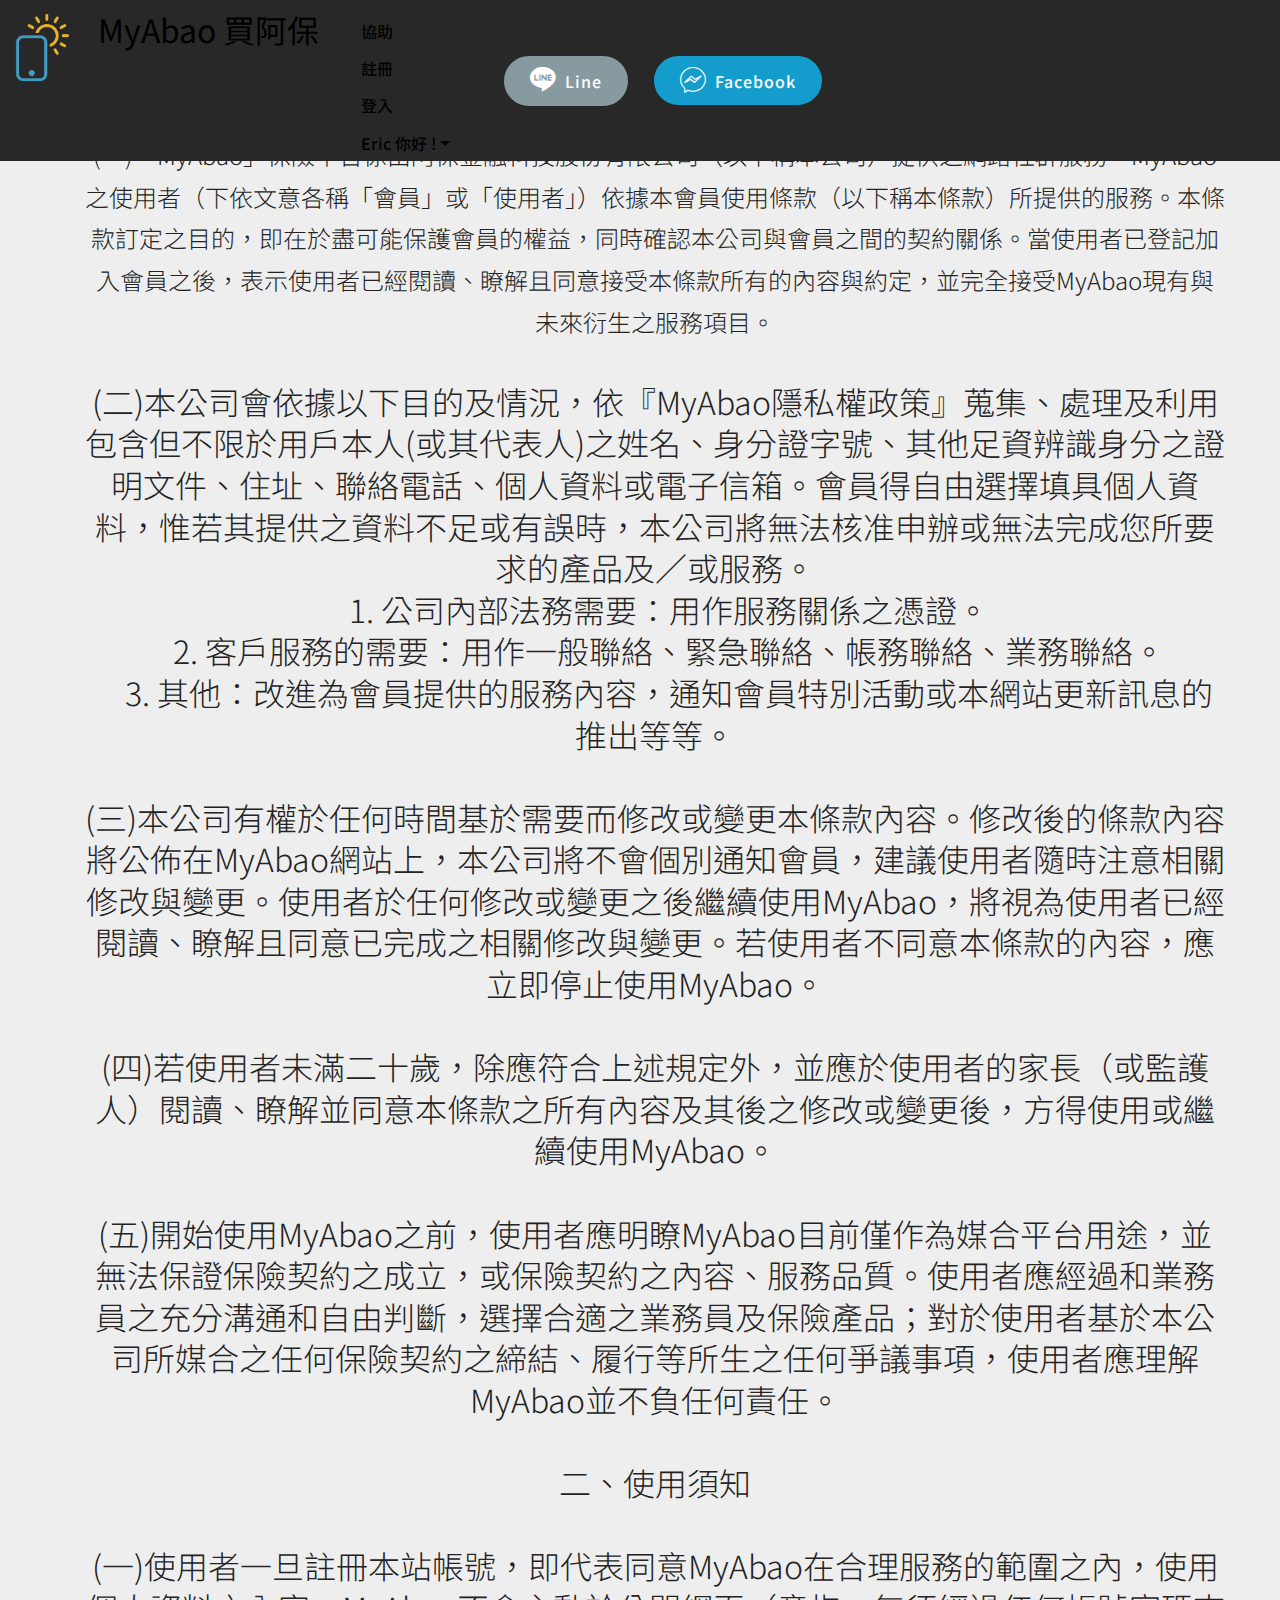
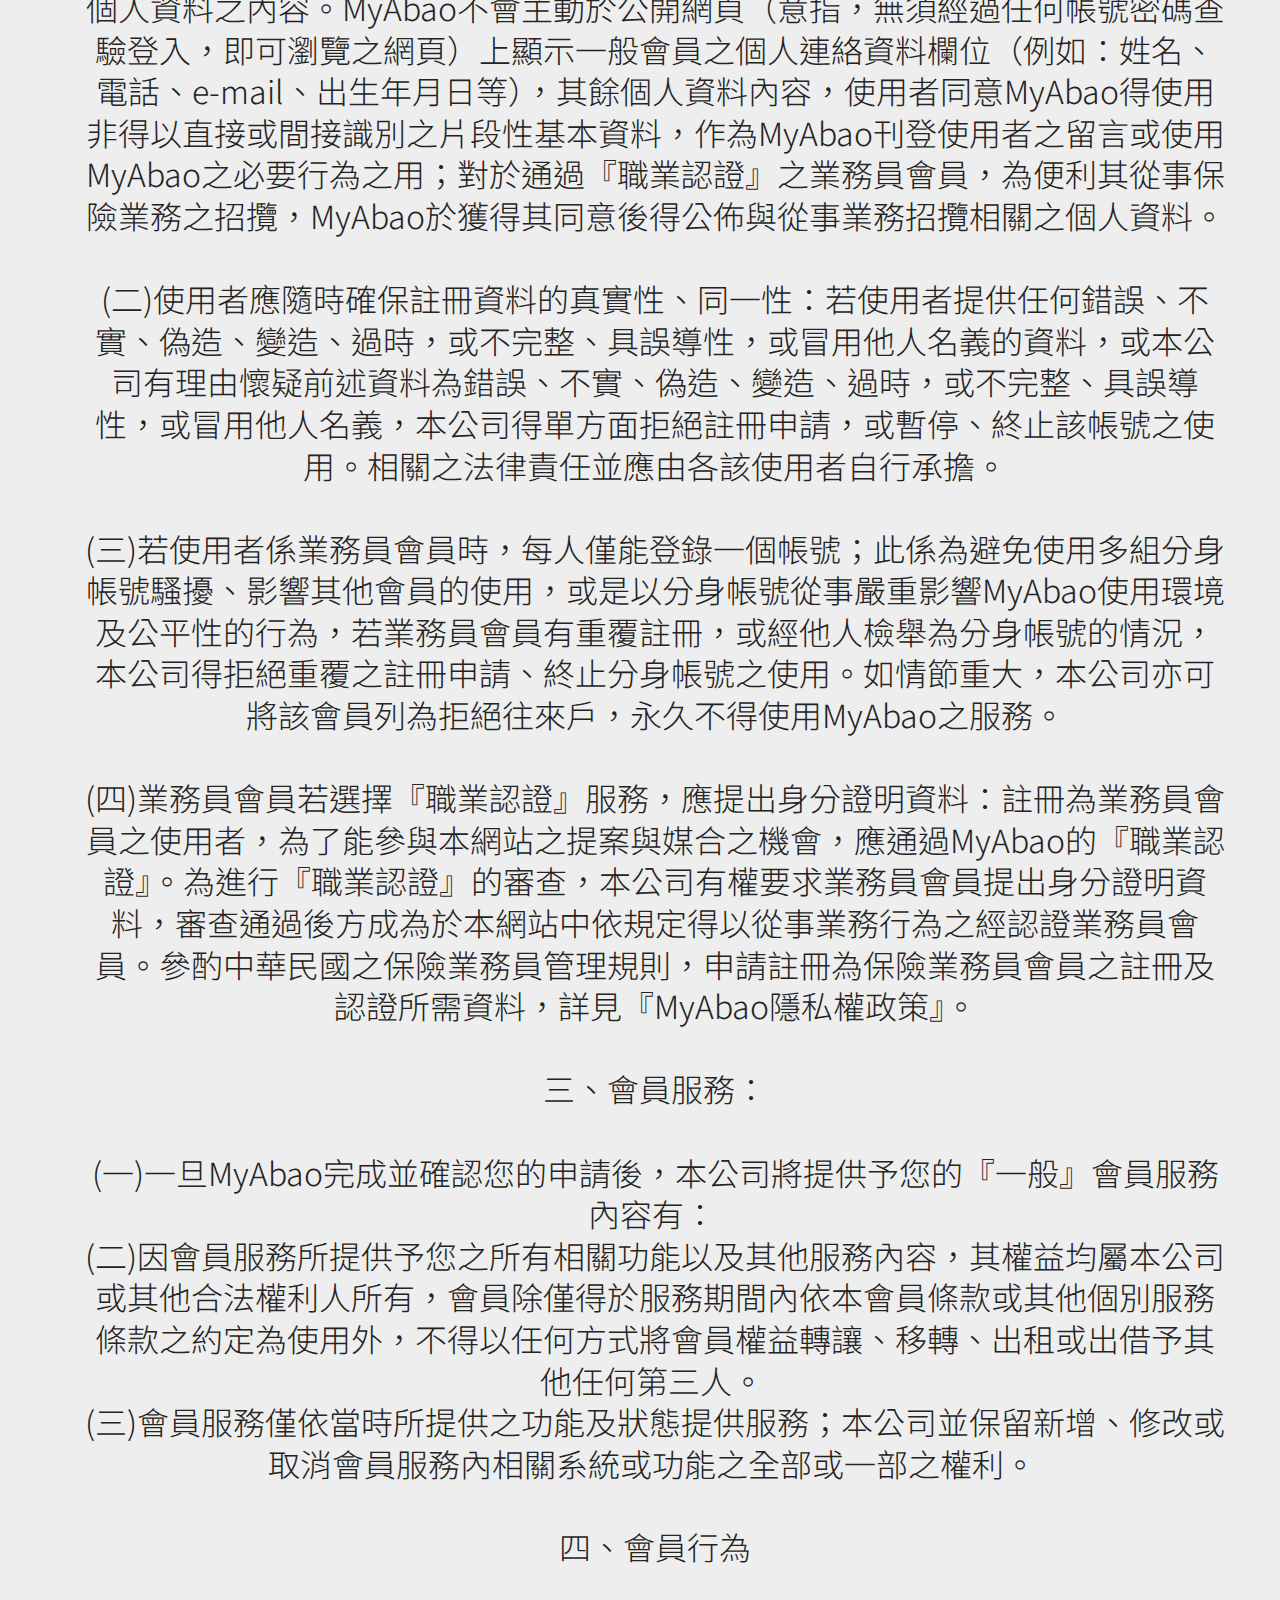
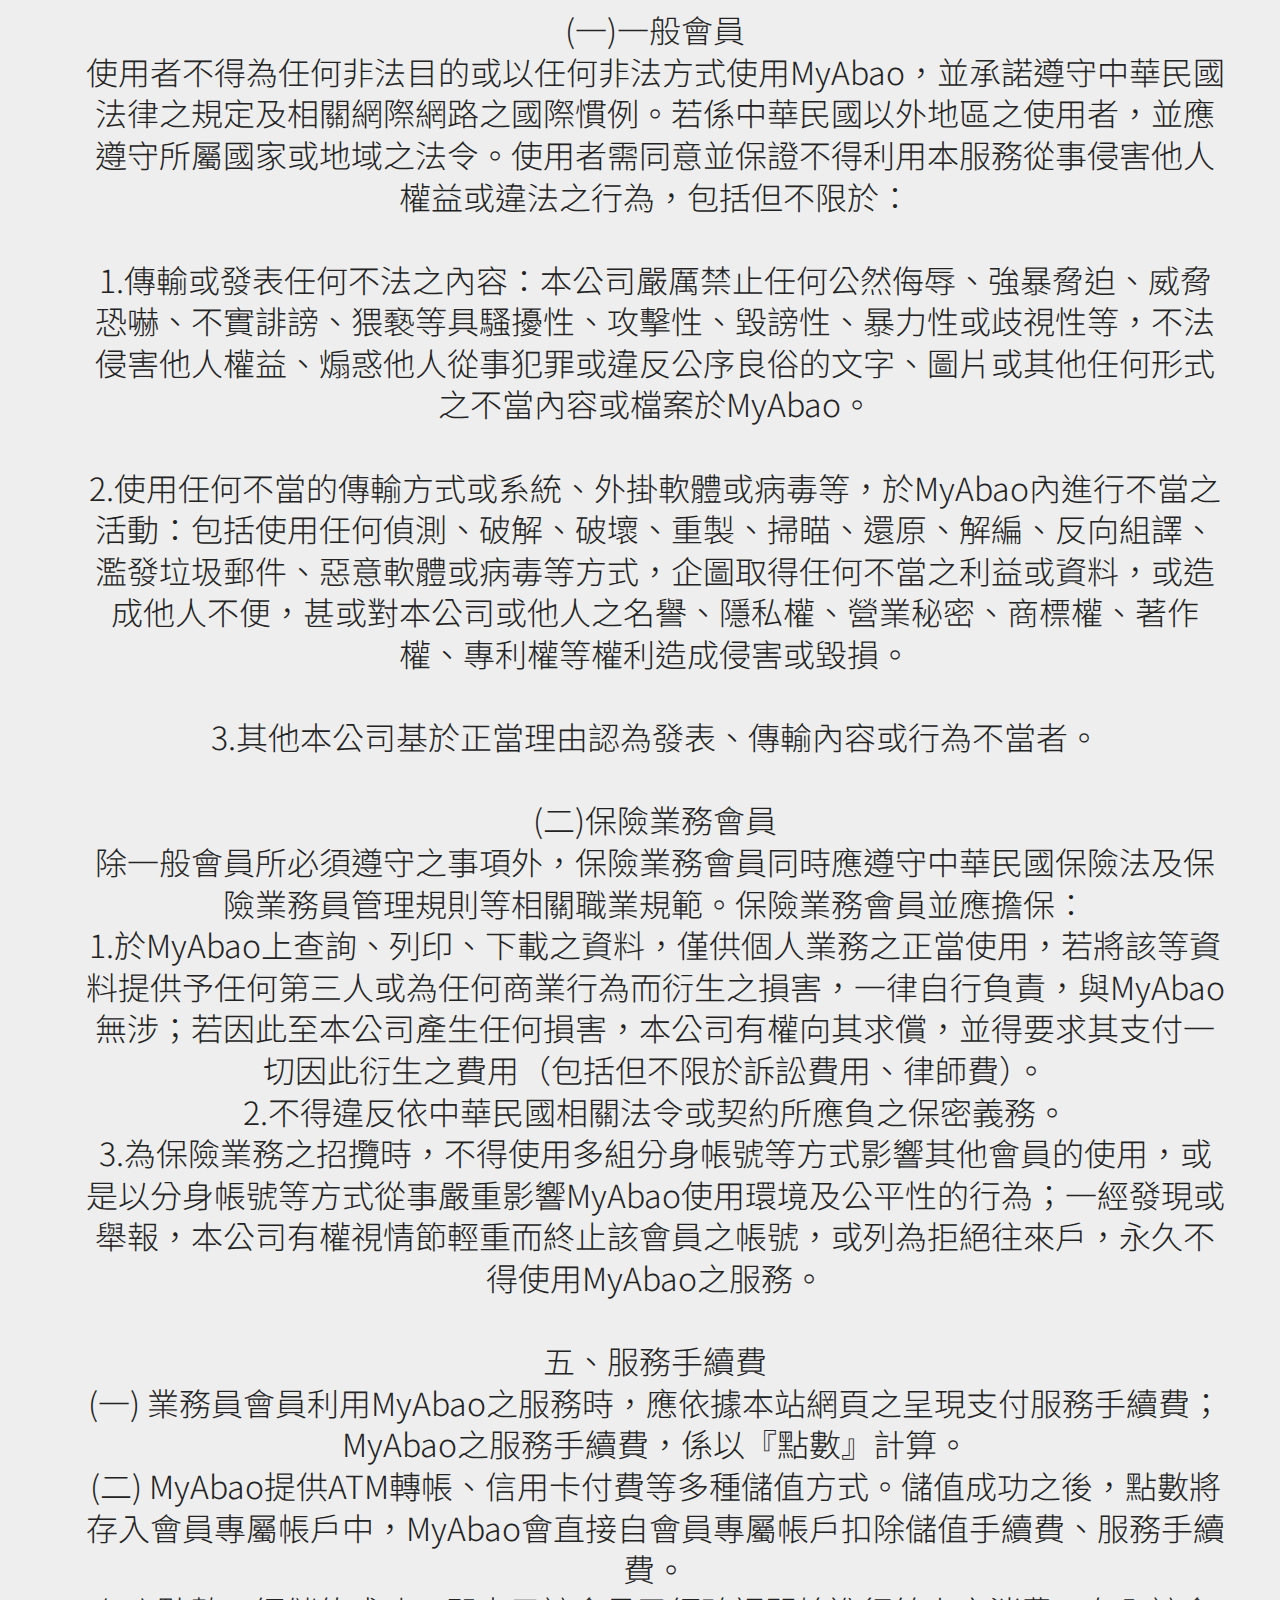
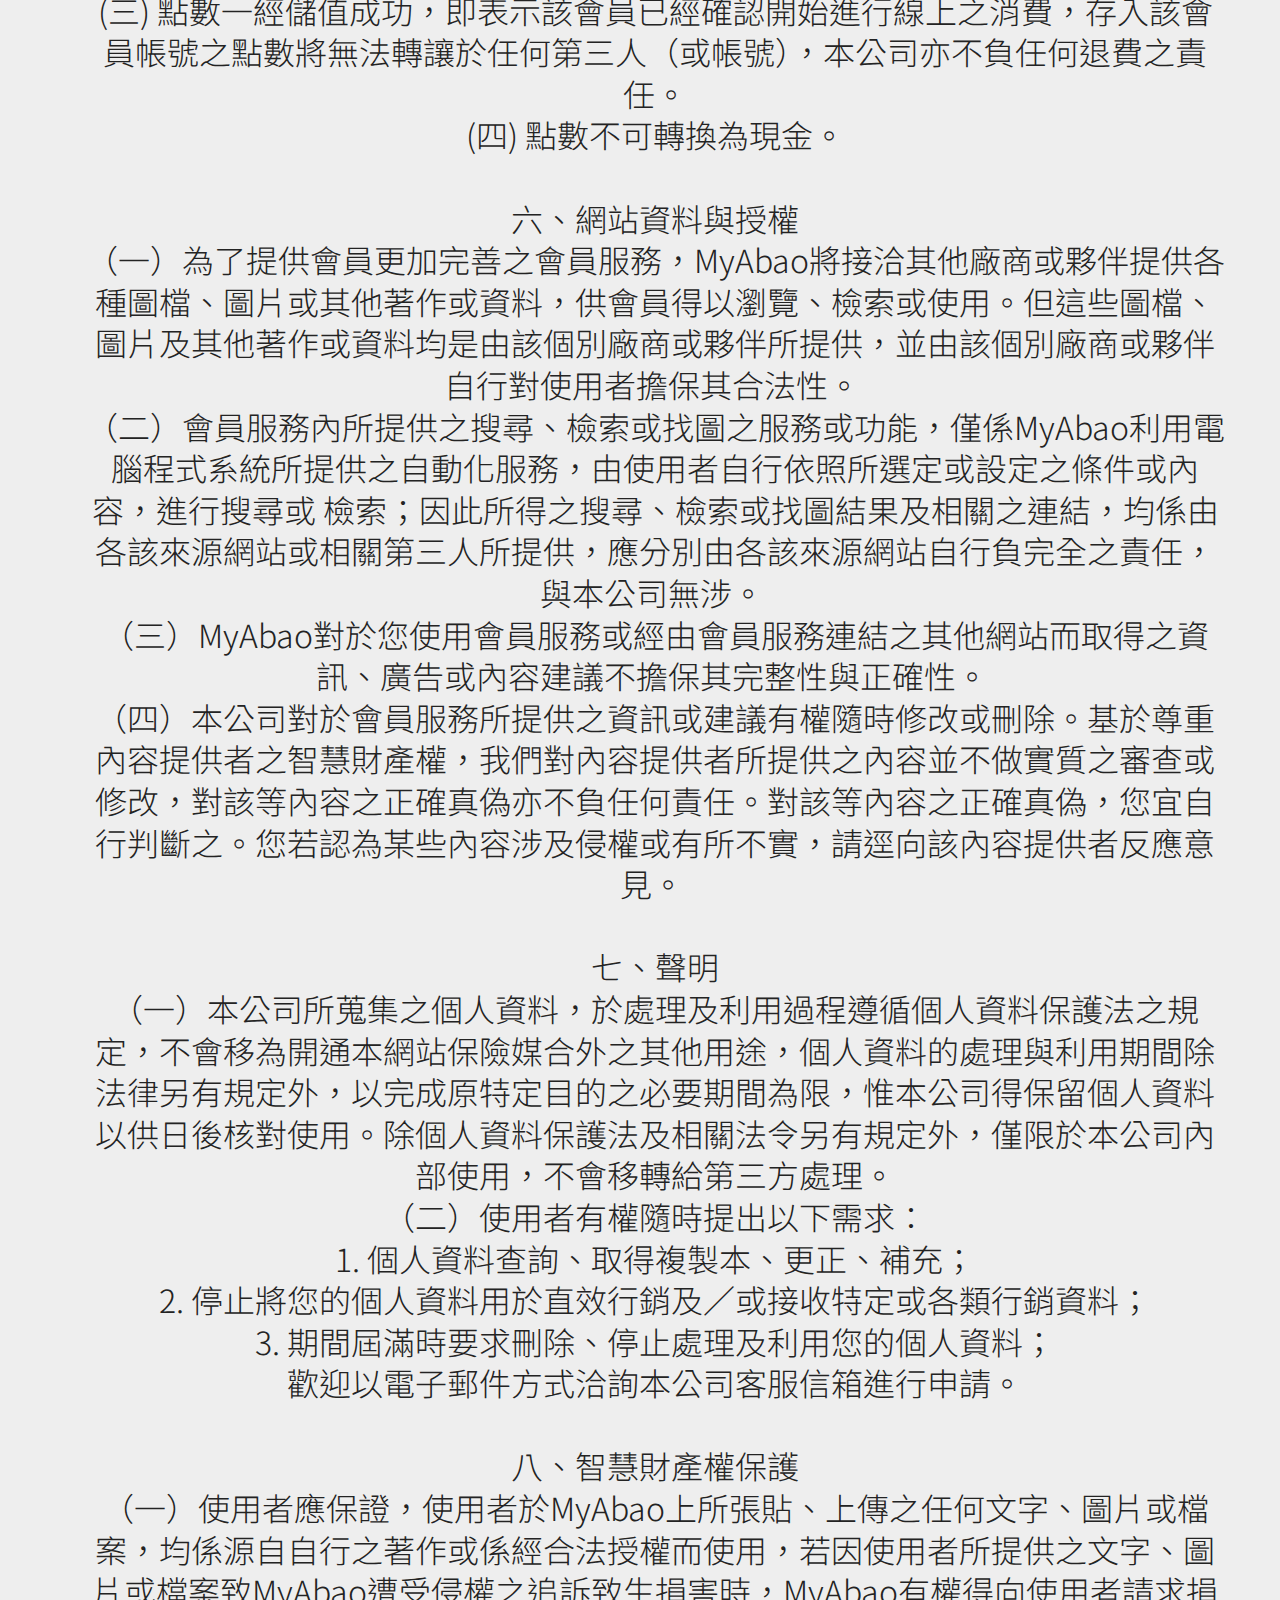
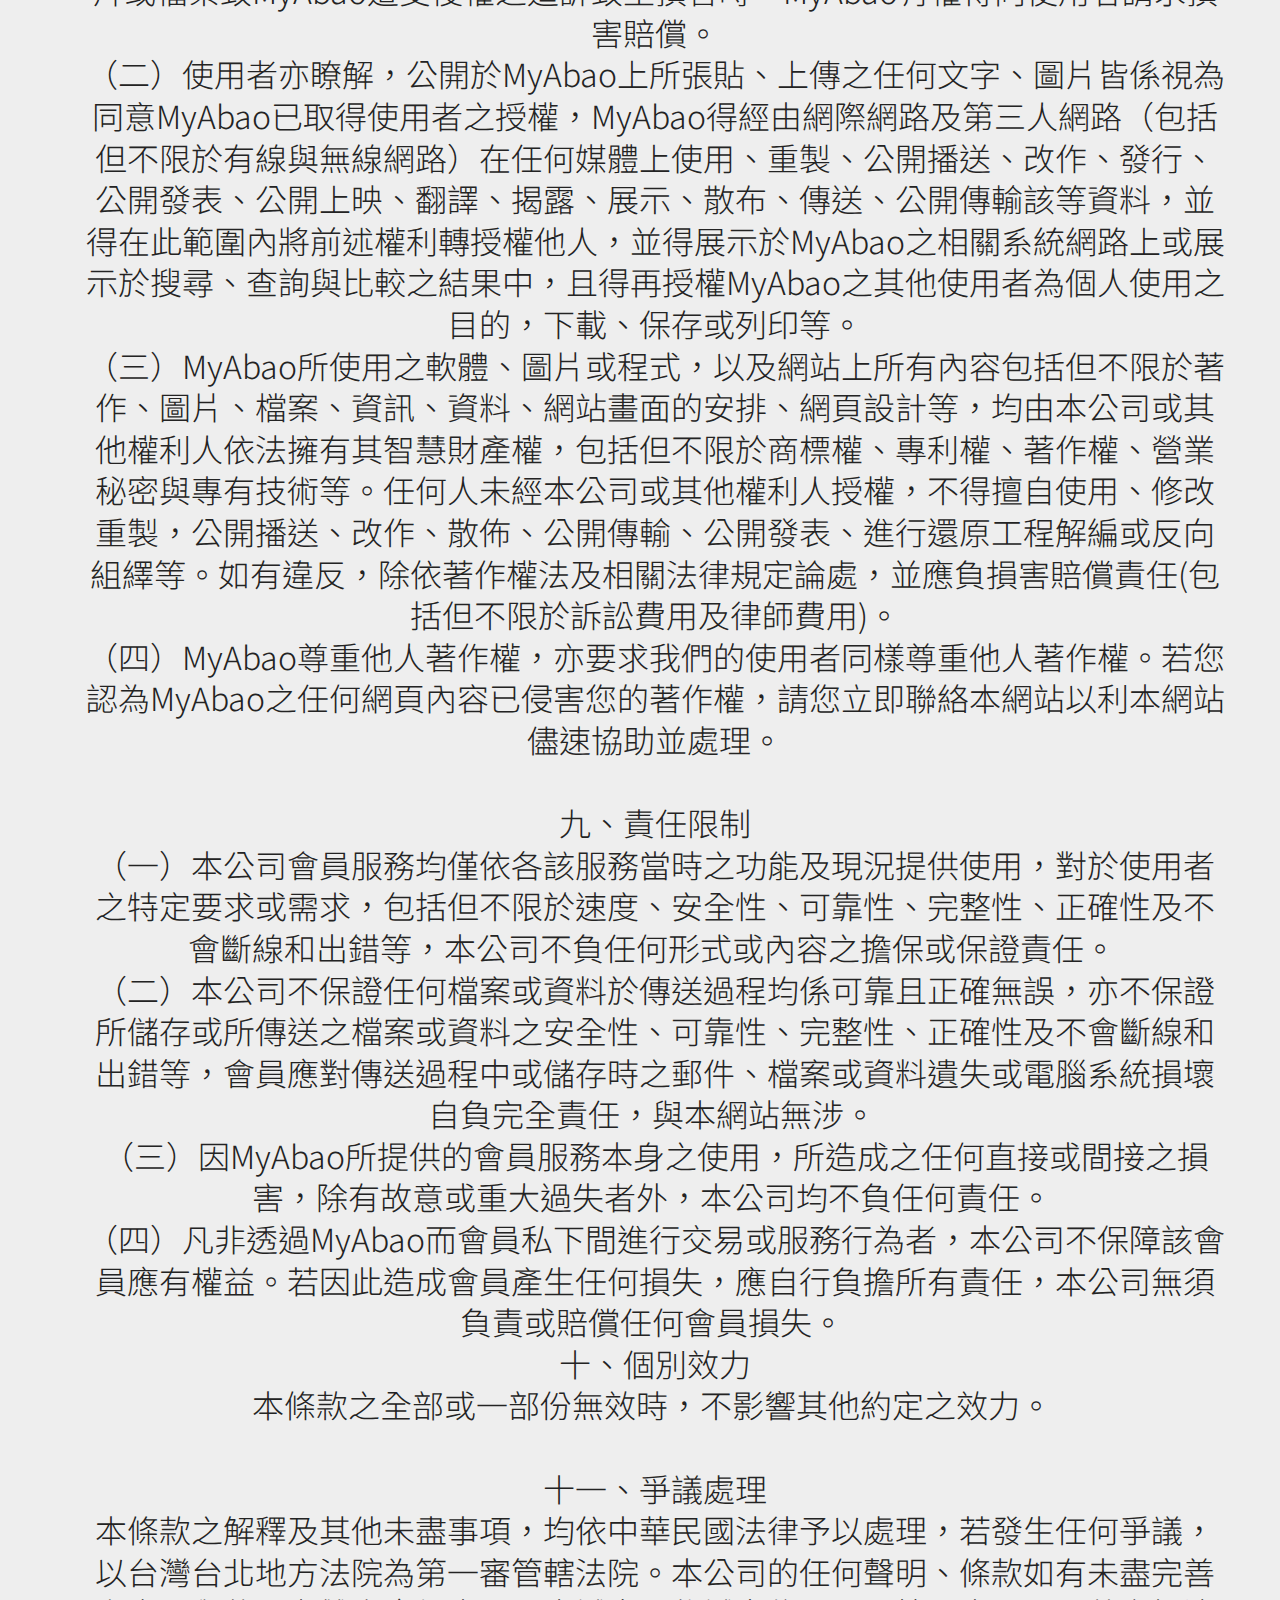
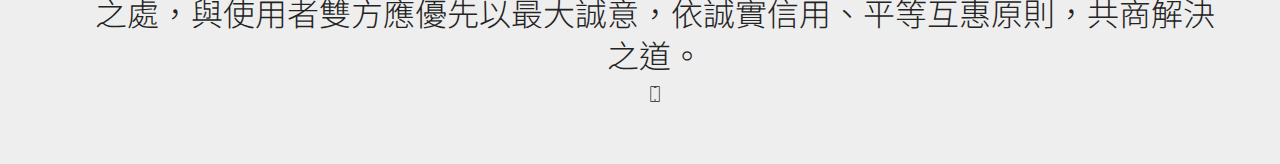
<file: eula.html>
<!DOCTYPE html>
<html >
<head>
  <!-- Site made with Mobirise Website Builder v4.5.4, https://mobirise.com -->
  <meta charset="UTF-8">
  <meta http-equiv="X-UA-Compatible" content="IE=edge">
  <meta name="generator" content="Mobirise v4.5.4, mobirise.com">
  <meta name="viewport" content="width=device-width, initial-scale=1, minimum-scale=1">
  <link rel="shortcut icon" href="assets/images/myabao-logo-2000x2000.png" type="image/x-icon">
  <meta name="description" content="">
  <title>MyAbao 使用者條款</title>
  <link rel="stylesheet" href="assets/icon54/style.css">
  <link rel="stylesheet" href="assets/web/assets/mobirise-icons/mobirise-icons.css">
  <link rel="stylesheet" href="assets/tether/tether.min.css">
  <link rel="stylesheet" href="assets/soundcloud-plugin/style.css">
  <link rel="stylesheet" href="assets/bootstrap/css/bootstrap.min.css">
  <link rel="stylesheet" href="assets/bootstrap/css/bootstrap-reboot.min.css">
  <link rel="stylesheet" href="assets/bootstrap/css/bootstrap-grid.min.css">
  <link rel="stylesheet" href="assets/socicon/css/styles.css">
  <link rel="stylesheet" href="assets/animatecss/animate.min.css">
  <link rel="stylesheet" href="assets/dropdown/css/style.css">
  <link rel="stylesheet" href="assets/theme/css/style.css">
  <link rel="stylesheet" href="assets/mobirise/css/mbr-additional.css" type="text/css">
  
  
  
</head>
<body>

<!-- Google Analytics -->
<!-- Global site tag (gtag.js) - Google Analytics -->
<script async src="https://www.googletagmanager.com/gtag/js?id=UA-106872802-1"></script>
<script>
  window.dataLayer = window.dataLayer || [];
  function gtag(){dataLayer.push(arguments);}
  gtag('js', new Date());

  gtag('config', 'UA-106872802-1');
</script>
<!-- /Google Analytics -->


<section class="menu cid-qF9UhkQVuu" once="menu" id="menu3-l">

    

    <nav class="navbar navbar-dropdown beta-menu align-items-center navbar-fixed-top navbar-toggleable-sm">
        
        <div class="menu-bottom">

            <div class="menu-logo">
                <div class="navbar-brand">
                <span class="navbar-logo">
                    <a href="https://app.myabao.com">
                        <img src="assets/images/myabao-logo-2000x2000.png" alt="Mobirise" title="" style="height: 5.3rem;">
                    </a>
                </span>
                <span class="navbar-caption-wrap"><a href="https://app.myabao.com" class="brand-link mbr-black display-5">MyAbao 買阿保</a></span>
                </div>
                <button class="navbar-toggler navbar-toggler-right" type="button" data-toggle="collapse" data-target="#navbarSupportedContent" aria-controls="navbarSupportedContent" aria-expanded="false" aria-label="Toggle navigation">
                    <div class="hamburger">
                        <span></span>
                        <span></span>
                        <span></span>
                        <span></span>
                    </div>
                </button>
            </div>
            <div class="collapse navbar-collapse" id="navbarSupportedContent">
                <ul class="navbar-nav nav-dropdown js-float-line" data-app-modern-menu="true"><li class="nav-item"><a class="nav-link link mbr-black display-4" href="https://app.myabao.com">協助</a></li><li class="nav-item">
                        <a class="nav-link link mbr-black display-4" href="https://app.myabao.com">註冊<br></a>
                    </li>
                    <li class="nav-item">
                        <a class="nav-link link mbr-black display-4" href="https://app.myabao.com">登入</a>
                    </li><li class="nav-item dropdown"><a class="nav-link link mbr-black dropdown-toggle display-4" href="https://app.myabao.com" data-toggle="dropdown-submenu" aria-expanded="false">Eric 你好 !</a><div class="dropdown-menu"><div class="dropdown"><a class="mbr-black dropdown-item dropdown-toggle display-4" href="https://app.myabao.com" data-toggle="dropdown-submenu" aria-expanded="false">編輯個人資料</a><div class="dropdown-menu dropdown-submenu"><a class="mbr-black dropdown-item display-4" href="https://app.myabao.com">編輯個人資料</a><a class="mbr-black dropdown-item display-4" href="https://app.myabao.com">相片</a><a class="mbr-black dropdown-item display-4" href="https://app.myabao.com">信任及驗證</a><a class="mbr-black dropdown-item display-4" href="https://app.myabao.com">評價</a><a class="mbr-black dropdown-item display-4" href="https://app.myabao.com">推薦</a><a class="mbr-black dropdown-item display-4" href="https://app.myabao.com">信任及驗證</a><a class="mbr-black dropdown-item display-4" href="https://app.myabao.com">查看個人資料</a></div></div><div class="dropdown"><a class="mbr-black dropdown-item dropdown-toggle display-4" href="https://app.myabao.com" aria-expanded="false" data-toggle="dropdown-submenu">帳號設定</a><div class="dropdown-menu dropdown-submenu"><a class="mbr-black dropdown-item display-4" href="https://app.myabao.com" aria-expanded="false">通知</a><a class="mbr-black dropdown-item display-4" href="https://app.myabao.com" aria-expanded="false">付款方式</a><a class="mbr-black dropdown-item display-4" href="https://app.myabao.com" aria-expanded="false">收款設定</a><a class="mbr-black dropdown-item display-4" href="https://app.myabao.com" aria-expanded="false">交易紀錄</a><a class="mbr-black dropdown-item display-4" href="https://app.myabao.com" aria-expanded="false">隱私設定</a><a class="mbr-black dropdown-item display-4" href="https://app.myabao.com" aria-expanded="false">安全設定</a></div></div><a class="mbr-black dropdown-item display-4" href="https://app.myabao.com" aria-expanded="true">我是保險員</a><a class="mbr-black dropdown-item display-4" href="temp.html" aria-expanded="true">登出</a><a class="mbr-black dropdown-item display-4" href="https://app.myabao.com"></a><a class="mbr-black dropdown-item display-4" href="https://app.myabao.com"></a><a class="mbr-black dropdown-item display-4" href="https://app.myabao.com"></a><a class="mbr-black dropdown-item display-4" href="https://app.myabao.com"></a><a class="mbr-black dropdown-item display-4" href="https://app.myabao.com"></a></div></li></ul>
                <div class="navbar-buttons mbr-section-btn"><a class="btn btn-sm btn-warning display-4" href="https://line.me/R/ti/p/%40vse4003c" target="_blank"><span class="socicon socicon-line mbr-iconfont mbr-iconfont-btn"></span>
                    Line</a> <a class="btn btn-sm btn-primary display-4" href="https://m.me/125073268238411" target="_blank"><span class="icon54-v1-facebook-messenger mbr-iconfont mbr-iconfont-btn"></span>
                    Facebook</a></div>
            </div>
        </div>
    </nav>
</section>

<section class="features9 cid-qFgBxMcuvc" id="features9-o">
    
    

    
    <div class="container">
        <div class="container align-center">
            <h2 class="mb-4 mbr-fonts-style display-2">MyAbao&nbsp;<strong>會員使用條款</strong></h2>
            <h3 class="mbr-section-subtitle mbr-fonts-style mb-4 mbr-light display-5"><div><span style="color: inherit; font-size: 1.5rem;">一、同意條款</span></div><br><div><span style="color: inherit; font-size: 1.5rem;">(一)「MyAbao」保險平台係由阿保金融科技股份有限公司（以下稱本公司）提供之網路社群服務，MyAbao之使用者（下依文意各稱「會員」或「使用者」）依據本會員使用條款（以下稱本條款）所提供的服務。本條款訂定之目的，即在於盡可能保護會員的權益，同時確認本公司與會員之間的契約關係。當使用者已登記加入會員之後，表示使用者已經閱讀、瞭解且同意接受本條款所有的內容與約定，並完全接受MyAbao現有與未來衍生之服務項目。</span></div><br><div>(二)本公司會依據以下目的及情況，依『MyAbao隱私權政策』蒐集、處理及利用包含但不限於用戶本人(或其代表人)之姓名、身分證字號、其他足資辨識身分之證明文件、住址、聯絡電話、個人資料或電子信箱。會員得自由選擇填具個人資料，惟若其提供之資料不足或有誤時，本公司將無法核准申辦或無法完成您所要求的產品及／或服務。</div><div>&nbsp;&nbsp;&nbsp;&nbsp;1. 公司內部法務需要：用作服務關係之憑證。</div><div>&nbsp;&nbsp;&nbsp;&nbsp;2. 客戶服務的需要：用作一般聯絡、緊急聯絡、帳務聯絡、業務聯絡。</div><div>&nbsp;&nbsp;&nbsp;&nbsp;3. 其他：改進為會員提供的服務內容，通知會員特別活動或本網站更新訊息的推出等等。</div><div><br></div><div>(三)本公司有權於任何時間基於需要而修改或變更本條款內容。修改後的條款內容將公佈在MyAbao網站上，本公司將不會個別通知會員，建議使用者隨時注意相關修改與變更。使用者於任何修改或變更之後繼續使用MyAbao，將視為使用者已經閱讀、瞭解且同意已完成之相關修改與變更。若使用者不同意本條款的內容，應立即停止使用MyAbao。</div><div><br></div><div>(四)若使用者未滿二十歲，除應符合上述規定外，並應於使用者的家長（或監護人）閱讀、瞭解並同意本條款之所有內容及其後之修改或變更後，方得使用或繼續使用MyAbao。</div><div><br></div><div>(五)開始使用MyAbao之前，使用者應明瞭MyAbao目前僅作為媒合平台用途，並無法保證保險契約之成立，或保險契約之內容、服務品質。使用者應經過和業務員之充分溝通和自由判斷，選擇合適之業務員及保險產品；對於使用者基於本公司所媒合之任何保險契約之締結、履行等所生之任何爭議事項，使用者應理解MyAbao並不負任何責任。</div><div>&nbsp;</div><div>二、使用須知</div><div><br></div><div>(一)使用者一旦註冊本站帳號，即代表同意MyAbao在合理服務的範圍之內，使用個人資料之內容。MyAbao不會主動於公開網頁（意指，無須經過任何帳號密碼查驗登入，即可瀏覽之網頁）上顯示一般會員之個人連絡資料欄位（例如：姓名、電話、e-mail、出生年月日等），其餘個人資料內容，使用者同意MyAbao得使用非得以直接或間接識別之片段性基本資料，作為MyAbao刊登使用者之留言或使用MyAbao之必要行為之用；對於通過『職業認證』之業務員會員，為便利其從事保險業務之招攬，MyAbao於獲得其同意後得公佈與從事業務招攬相關之個人資料。</div><div><br></div><div>(二)使用者應隨時確保註冊資料的真實性、同一性：若使用者提供任何錯誤、不實、偽造、變造、過時，或不完整、具誤導性，或冒用他人名義的資料，或本公司有理由懷疑前述資料為錯誤、不實、偽造、變造、過時，或不完整、具誤導性，或冒用他人名義，本公司得單方面拒絕註冊申請，或暫停、終止該帳號之使用。相關之法律責任並應由各該使用者自行承擔。</div><div><br></div><div>(三)若使用者係業務員會員時，每人僅能登錄一個帳號；此係為避免使用多組分身帳號騷擾、影響其他會員的使用，或是以分身帳號從事嚴重影響MyAbao使用環境及公平性的行為，若業務員會員有重覆註冊，或經他人檢舉為分身帳號的情況，本公司得拒絕重覆之註冊申請、終止分身帳號之使用。如情節重大，本公司亦可將該會員列為拒絕往來戶，永久不得使用MyAbao之服務。</div><div><br></div><div>(四)業務員會員若選擇『職業認證』服務，應提出身分證明資料：註冊為業務員會員之使用者，為了能參與本網站之提案與媒合之機會，應通過MyAbao的『職業認證』。為進行『職業認證』的審查，本公司有權要求業務員會員提出身分證明資料，審查通過後方成為於本網站中依規定得以從事業務行為之經認證業務員會員。參酌中華民國之保險業務員管理規則，申請註冊為保險業務員會員之註冊及認證所需資料，詳見『MyAbao隱私權政策』。</div><div>&nbsp;</div><div>三、會員服務：</div><div><br></div><div>(一)一旦MyAbao完成並確認您的申請後，本公司將提供予您的『一般』會員服務內容有：&nbsp;</div><div>(二)因會員服務所提供予您之所有相關功能以及其他服務內容，其權益均屬本公司或其他合法權利人所有，會員除僅得於服務期間內依本會員條款或其他個別服務條款之約定為使用外，不得以任何方式將會員權益轉讓、移轉、出租或出借予其他任何第三人。&nbsp;</div><div>(三)會員服務僅依當時所提供之功能及狀態提供服務；本公司並保留新增、修改或取消會員服務內相關系統或功能之全部或一部之權利。&nbsp;</div><div><span style="color: inherit; font-size: 1.5rem;">&nbsp;</span></div><div>四、會員行為</div><div><br></div><div>(一)一般會員</div><div>使用者不得為任何非法目的或以任何非法方式使用MyAbao，並承諾遵守中華民國法律之規定及相關網際網路之國際慣例。若係中華民國以外地區之使用者，並應遵守所屬國家或地域之法令。使用者需同意並保證不得利用本服務從事侵害他人權益或違法之行為，包括但不限於：</div><div><br></div><div>1.傳輸或發表任何不法之內容：本公司嚴厲禁止任何公然侮辱、強暴脅迫、威脅恐嚇、不實誹謗、猥褻等具騷擾性、攻擊性、毀謗性、暴力性或歧視性等，不法侵害他人權益、煽惑他人從事犯罪或違反公序良俗的文字、圖片或其他任何形式之不當內容或檔案於MyAbao。</div><div><br></div><div>2.使用任何不當的傳輸方式或系統、外掛軟體或病毒等，於MyAbao內進行不當之活動：包括使用任何偵測、破解、破壞、重製、掃瞄、還原、解編、反向組譯、濫發垃圾郵件、惡意軟體或病毒等方式，企圖取得任何不當之利益或資料，或造成他人不便，甚或對本公司或他人之名譽、隱私權、營業秘密、商標權、著作權、專利權等權利造成侵害或毀損。</div><div><br></div><div>3.其他本公司基於正當理由認為發表、傳輸內容或行為不當者。</div><div>&nbsp;</div><div>(二)保險業務會員</div><div>除一般會員所必須遵守之事項外，保險業務會員同時應遵守中華民國保險法及保險業務員管理規則等相關職業規範。保險業務會員並應擔保：</div><div>1.於MyAbao上查詢、列印、下載之資料，僅供個人業務之正當使用，若將該等資料提供予任何第三人或為任何商業行為而衍生之損害，一律自行負責，與MyAbao無涉；若因此至本公司產生任何損害，本公司有權向其求償，並得要求其支付一切因此衍生之費用（包括但不限於訴訟費用、律師費）。</div><div>2.不得違反依中華民國相關法令或契約所應負之保密義務。</div><div>3.為保險業務之招攬時，不得使用多組分身帳號等方式影響其他會員的使用，或是以分身帳號等方式從事嚴重影響MyAbao使用環境及公平性的行為；一經發現或舉報，本公司有權視情節輕重而終止該會員之帳號，或列為拒絕往來戶，永久不得使用MyAbao之服務。</div><div>&nbsp;</div><div>五、服務手續費</div><div>(一) 業務員會員利用MyAbao之服務時，應依據本站網頁之呈現支付服務手續費；MyAbao之服務手續費，係以『點數』計算。</div><div>(二) MyAbao提供ATM轉帳、信用卡付費等多種儲值方式。儲值成功之後，點數將存入會員專屬帳戶中，MyAbao會直接自會員專屬帳戶扣除儲值手續費、服務手續費。</div><div>(三) 點數一經儲值成功，即表示該會員已經確認開始進行線上之消費，存入該會員帳號之點數將無法轉讓於任何第三人（或帳號），本公司亦不負任何退費之責任。</div><div>(四) 點數不可轉換為現金。</div><div>&nbsp;</div><div>六、網站資料與授權</div><div>（一）為了提供會員更加完善之會員服務，MyAbao將接洽其他廠商或夥伴提供各種圖檔、圖片或其他著作或資料，供會員得以瀏覽、檢索或使用。但這些圖檔、圖片及其他著作或資料均是由該個別廠商或夥伴所提供，並由該個別廠商或夥伴自行對使用者擔保其合法性。&nbsp;</div><div>（二）會員服務內所提供之搜尋、檢索或找圖之服務或功能，僅係MyAbao利用電腦程式系統所提供之自動化服務，由使用者自行依照所選定或設定之條件或內容，進行搜尋或 檢索；因此所得之搜尋、檢索或找圖結果及相關之連結，均係由各該來源網站或相關第三人所提供，應分別由各該來源網站自行負完全之責任，與本公司無涉。&nbsp;</div><div>（三）MyAbao對於您使用會員服務或經由會員服務連結之其他網站而取得之資訊、廣告或內容建議不擔保其完整性與正確性。&nbsp;</div><div>（四）本公司對於會員服務所提供之資訊或建議有權隨時修改或刪除。基於尊重內容提供者之智慧財產權，我們對內容提供者所提供之內容並不做實質之審查或修改，對該等內容之正確真偽亦不負任何責任。對該等內容之正確真偽，您宜自行判斷之。您若認為某些內容涉及侵權或有所不實，請逕向該內容提供者反應意見。&nbsp;</div><div>&nbsp;</div><div>七、聲明</div><div>（一）本公司所蒐集之個人資料，於處理及利用過程遵循個人資料保護法之規定，不會移為開通本網站保險媒合外之其他用途，個人資料的處理與利用期間除法律另有規定外，以完成原特定目的之必要期間為限，惟本公司得保留個人資料以供日後核對使用。除個人資料保護法及相關法令另有規定外，僅限於本公司內部使用，不會移轉給第三方處理。</div><div>（二）使用者有權隨時提出以下需求：</div><div>1. 個人資料查詢、取得複製本、更正、補充；</div><div>2. 停止將您的個人資料用於直效行銷及／或接收特定或各類行銷資料；</div><div>3. 期間屆滿時要求刪除、停止處理及利用您的個人資料；</div><div>歡迎以電子郵件方式洽詢本公司客服信箱進行申請。</div><div>&nbsp;</div><div>八、智慧財產權保護</div><div>（一）使用者應保證，使用者於MyAbao上所張貼、上傳之任何文字、圖片或檔案，均係源自自行之著作或係經合法授權而使用，若因使用者所提供之文字、圖片或檔案致MyAbao遭受侵權之追訴致生損害時，MyAbao有權得向使用者請求損害賠償。</div><div>（二）使用者亦瞭解，公開於MyAbao上所張貼、上傳之任何文字、圖片皆係視為同意MyAbao已取得使用者之授權，MyAbao得經由網際網路及第三人網路（包括但不限於有線與無線網路）在任何媒體上使用、重製、公開播送、改作、發行、公開發表、公開上映、翻譯、揭露、展示、散布、傳送、公開傳輸該等資料，並得在此範圍內將前述權利轉授權他人，並得展示於MyAbao之相關系統網路上或展示於搜尋、查詢與比較之結果中，且得再授權MyAbao之其他使用者為個人使用之目的，下載、保存或列印等。</div><div>（三）MyAbao所使用之軟體、圖片或程式，以及網站上所有內容包括但不限於著作、圖片、檔案、資訊、資料、網站畫面的安排、網頁設計等，均由本公司或其他權利人依法擁有其智慧財產權，包括但不限於商標權、專利權、著作權、營業秘密與專有技術等。任何人未經本公司或其他權利人授權，不得擅自使用、修改重製，公開播送、改作、散佈、公開傳輸、公開發表、進行還原工程解編或反向組繹等。如有違反，除依著作權法及相關法律規定論處，並應負損害賠償責任(包括但不限於訴訟費用及律師費用)。</div><div>（四）MyAbao尊重他人著作權，亦要求我們的使用者同樣尊重他人著作權。若您認為MyAbao之任何網頁內容已侵害您的著作權，請您立即聯絡本網站以利本網站儘速協助並處理。</div><div>&nbsp;</div><div>九、責任限制</div><div>（一）本公司會員服務均僅依各該服務當時之功能及現況提供使用，對於使用者之特定要求或需求，包括但不限於速度、安全性、可靠性、完整性、正確性及不會斷線和出錯等，本公司不負任何形式或內容之擔保或保證責任。&nbsp;</div><div>（二）本公司不保證任何檔案或資料於傳送過程均係可靠且正確無誤，亦不保證所儲存或所傳送之檔案或資料之安全性、可靠性、完整性、正確性及不會斷線和出錯等，會員應對傳送過程中或儲存時之郵件、檔案或資料遺失或電腦系統損壞自負完全責任，與本網站無涉。&nbsp;</div><div>（三）因MyAbao所提供的會員服務本身之使用，所造成之任何直接或間接之損害，除有故意或重大過失者外，本公司均不負任何責任。&nbsp;</div><div>（四）凡非透過MyAbao而會員私下間進行交易或服務行為者，本公司不保障該會員應有權益。若因此造成會員產生任何損失，應自行負擔所有責任，本公司無須負責或賠償任何會員損失。&nbsp;</div><div>十、個別效力</div><div>本條款之全部或一部份無效時，不影響其他約定之效力。&nbsp;</div><div>&nbsp;</div><div>十一、爭議處理</div><div>本條款之解釋及其他未盡事項，均依中華民國法律予以處理，若發生任何爭議，以台灣台北地方法院為第一審管轄法院。本公司的任何聲明、條款如有未盡完善之處，與使用者雙方應優先以最大誠意，依誠實信用、平等互惠原則，共商解決之道。</div></h3>
            <div class="media-container-row">
                <div class="card p-3 col-12 col-md-4 col-lg-4">
                    <div class="card-img pb-3">
                        <span class="mbri-gift mbr-iconfont"></span>
                    </div>
                    <div class="card-box">
                        <h4 class="card-title mbr-fonts-style mbr-bold display-5">Finance</h4>
                        
                    </div>
                </div>
                <div class="card p-3 col-12 col-md-4 col-lg-4">
                    <div class="card-img pb-3">
                        <span class="mbri-mobile mbr-iconfont"></span>
                    </div>
                    <div class="card-box">
                        <h4 class="card-title mbr-fonts-style mbr-bold display-5">Sales</h4>
                        
                    </div>
                </div>
                <div class="card p-3 col-12 col-md-4 col-lg-4">
                    <div class="card-img pb-3">
                        <span class="mbri-features mbr-iconfont"></span>
                    </div>
                    <div class="card-box">
                        <h4 class="card-title mbr-fonts-style mbr-bold display-5">Accounting</h4>
                        
                    </div>
                </div>
                
            </div>


        </div>
    </div>
</section>


  <script src="assets/web/assets/jquery/jquery.min.js"></script>
  <script src="assets/tether/tether.min.js"></script>
  <script src="assets/popper/popper.min.js"></script>
  <script src="assets/bootstrap/js/bootstrap.min.js"></script>
  <script src="assets/smoothscroll/smooth-scroll.js"></script>
  <script src="assets/viewportchecker/jquery.viewportchecker.js"></script>
  <script src="assets/dropdown/js/script.min.js"></script>
  <script src="assets/touchswipe/jquery.touch-swipe.min.js"></script>
  <script src="assets/theme/js/script.js"></script>
  
  
  <input name="animation" type="hidden">
  </body>
</html>
</file>
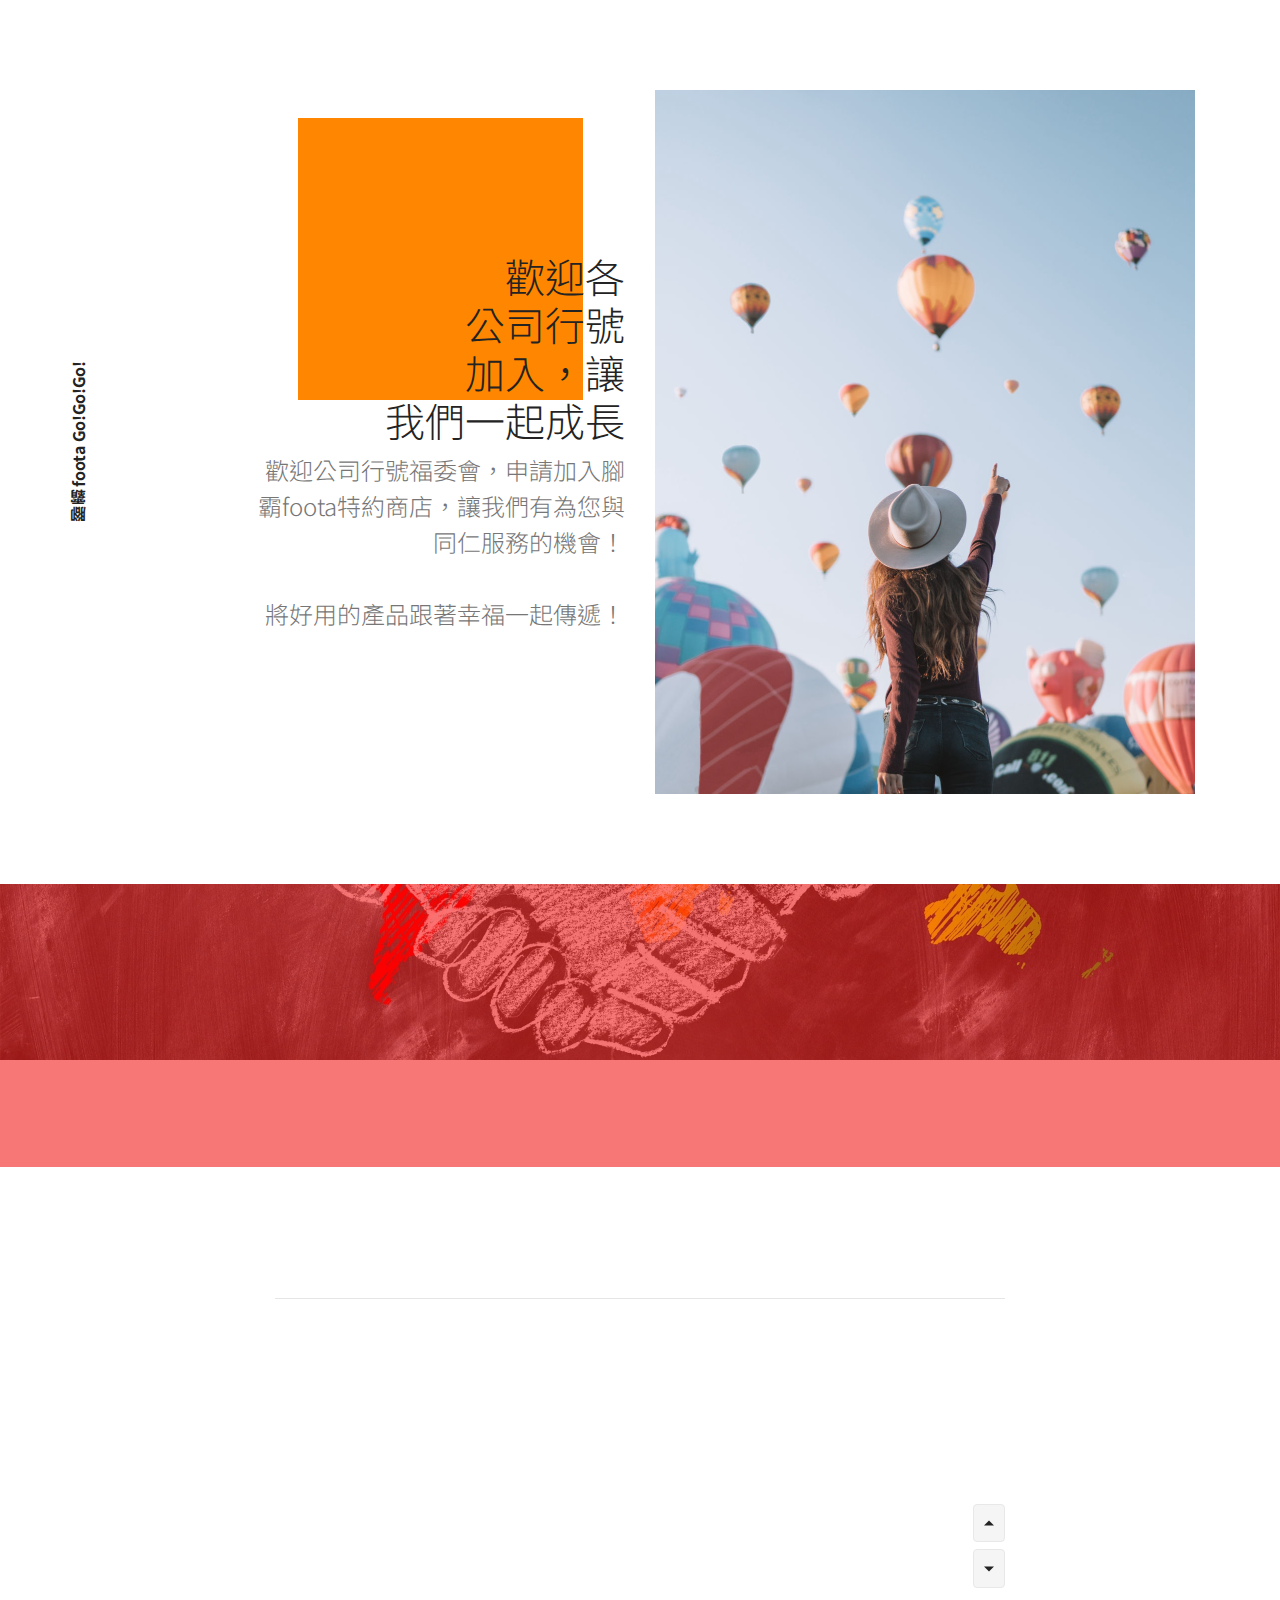
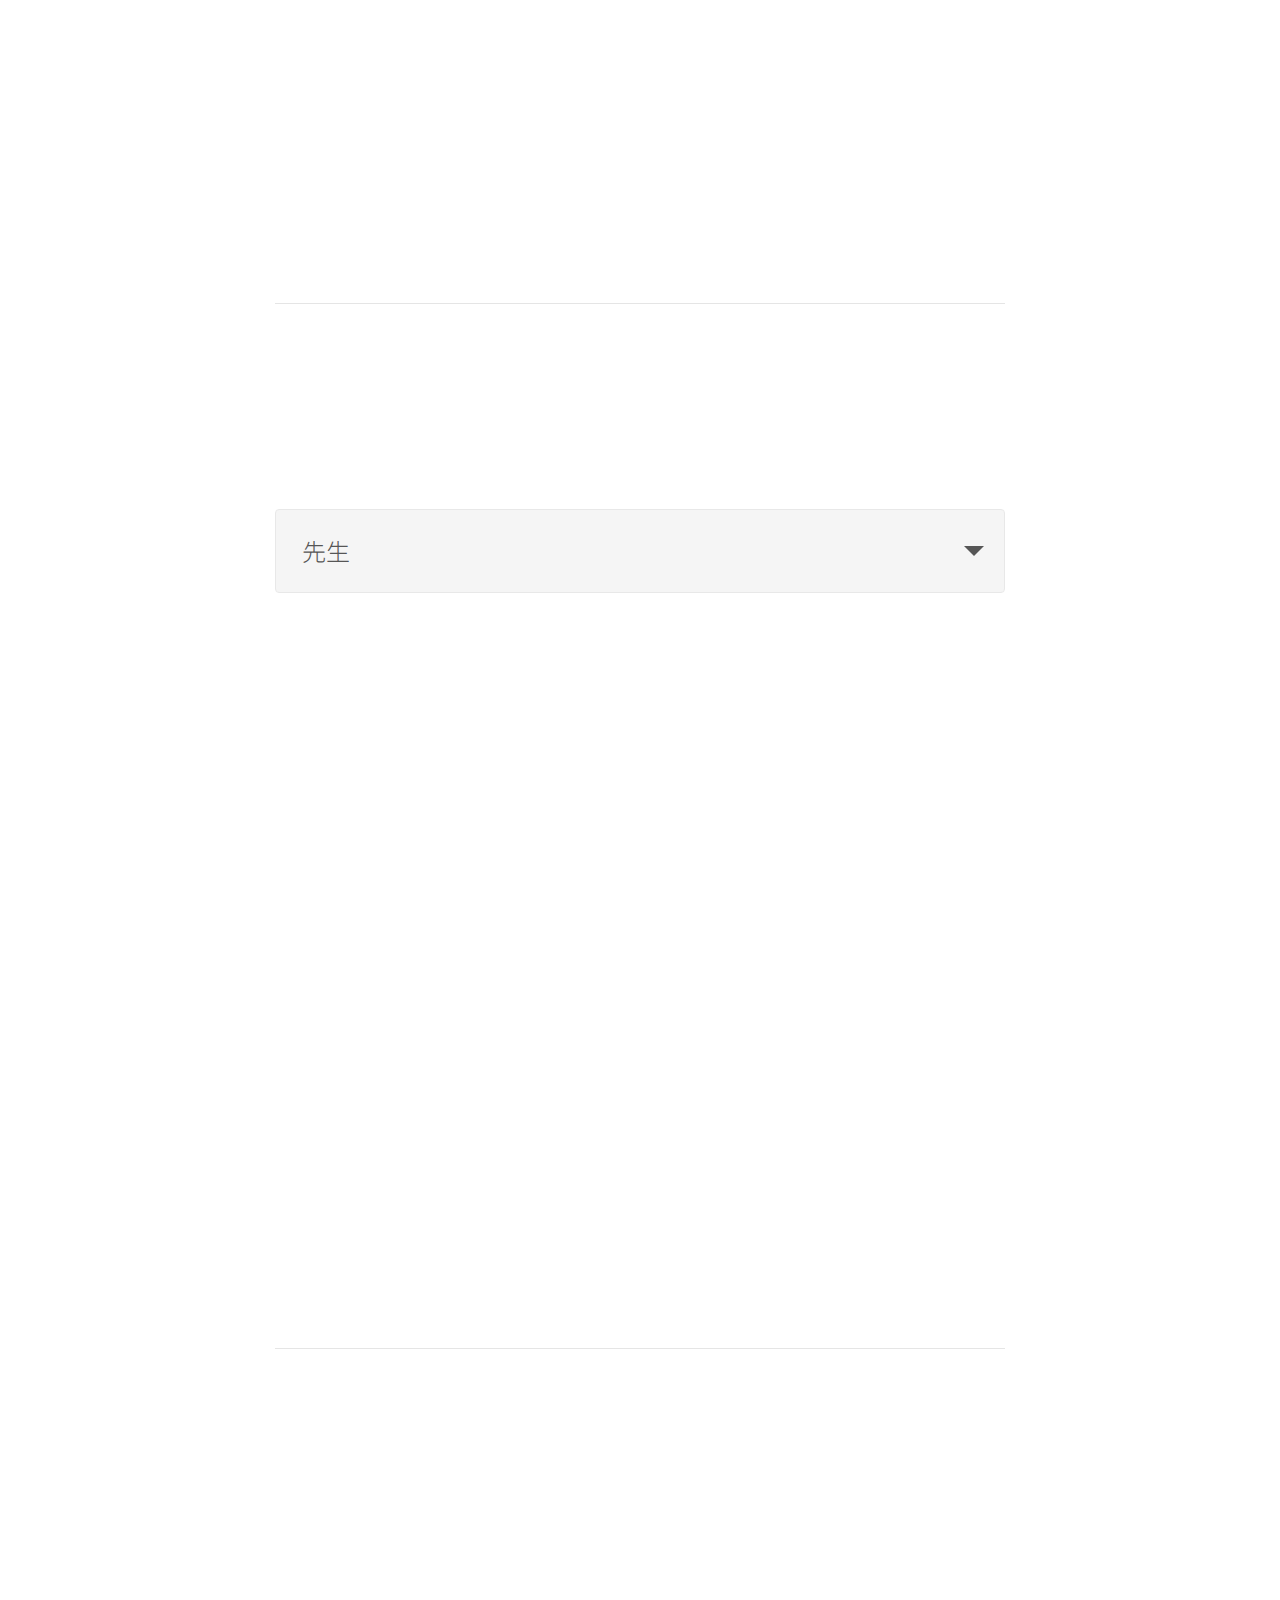
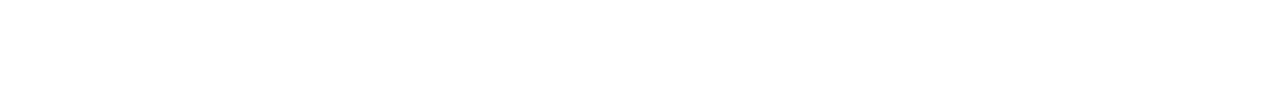
<file: page1.html>
<!DOCTYPE html>
<html  >
<head>
  
  <meta charset="UTF-8">
  <meta http-equiv="X-UA-Compatible" content="IE=edge">
  
  <meta name="viewport" content="width=device-width, initial-scale=1, minimum-scale=1">
  <link rel="shortcut icon" href="assets/images/favicon.png" type="image/x-icon">
  <meta name="description" content="歡迎各公司行號加入，讓我們一起成長。歡迎公司行號福委會，申請加入腳霸foota特約商店，讓我們有為您與同仁服務的機會！

將好用的產品跟著幸福一起傳遞！">
  
  <title>腳霸 foota 企業特約商店</title>
  <link rel="stylesheet" href="assets/bootstrap/css/bootstrap.min.css">
  <link rel="stylesheet" href="assets/bootstrap/css/bootstrap-grid.min.css">
  <link rel="stylesheet" href="assets/bootstrap/css/bootstrap-reboot.min.css">
  <link rel="stylesheet" href="assets/tether/tether.min.css">
  <link rel="stylesheet" href="assets/datepicker/jquery.datetimepicker.min.css">
  <link rel="stylesheet" href="assets/animatecss/animate.min.css">
  <link rel="stylesheet" href="assets/formstyler/jquery.formstyler.css">
  <link rel="stylesheet" href="assets/formstyler/jquery.formstyler.theme.css">
  <link rel="stylesheet" href="assets/theme/css/style.css">
  <link rel="preload" as="style" href="assets/mobirise/css/mbr-additional.css"><link rel="stylesheet" href="assets/mobirise/css/mbr-additional.css" type="text/css">
  
  
  

</head>
<body>
  <section class="extHeader cid-rKq31HVULo" id="extHeader12-16">

    

    

    <div class="container">
        <div class="row justify-content-center align-items-center">
            <div class="box"></div>
            <div class="col-sm-12 text-block col-md-6">
                <div class="text-box mbr-fonts-style align-center mbr-bold display-4">腳霸 foota Go!Go!Go!</div>
                <h3 class="mbr-section-title mbr-fonts-style align-right display-2">歡迎各<div>公司行號</div><div>加入，讓</div><div>我們一起成長</div></h3>
                <div class="mbr-section-text mbr-fonts-style align-right display-7">歡迎公司行號福委會，申請加入腳霸foota特約商店，讓我們有為您與同仁服務的機會！<div><br></div><div>將好用的產品跟著幸福一起傳遞！</div></div>
            </div>
            <div class="col-sm-12 col-md-6 img-block align-center">
                <div class="mbr-figure">
                    <img src="assets/images/12.jpg" alt="" title="">
                </div>
            </div>
        </div>
    </div>
</section>

<section class="mbr-section content5 cid-rKq8Je7Yv9 mbr-parallax-background" id="content5-1a">

    

    <div class="mbr-overlay" style="opacity: 0.5; background-color: rgb(255, 0, 0);">
    </div>

    <div class="container">
        <div class="media-container-row">
            <div class="title col-12 col-md-8">
                <h2 class="align-center mbr-bold mbr-white pb-3 mbr-fonts-style display-5">請留下您的需求與聯絡方式 我們將會有專人為您服務</h2>
                <h3 class="mbr-section-subtitle align-center mbr-light mbr-white pb-3 mbr-fonts-style display-1"><strong>職工福委</strong> 需求單</h3>
                
                
            </div>
        </div>
    </div>
</section>

<section class="form cid-rKq996XhX8" id="formbuilder-1b">
    
    
    <div class="container">
        <div class="row">
            <div class="col-lg-8 mx-auto mbr-form" data-form-type="formoid">
<!--Formbuilder Form-->
<form action="https://mobirise.com/" method="POST" class="mbr-form form-with-styler" data-form-title="職工福委 需求單"><input type="hidden" name="g-recaptcha-response" data-form-captcha="true" value="6LfXVccUAAAAAFlVDEpP32ieIhWjV6W1lCBzhVBF"><input type="hidden" name="email" data-form-email="true" value="wNVNFMTxdq3t+kyqOoL44zBsOWEH8qJqhLW3SCKuHj5CgIVTvCavCwtC4qVNm7ga7yz8/zGQvclQo057Cy6vvfKqOF6BXr8hcylZXhbNcf23MtDft6pyIBQ86nELu5Iv.PUmJTBfvzsRL15ero5XYjQNZjig3LGQQKXEGD5Qy9DEv+UQlLkkACNTyKZj+5HPcGEbH0CZtyW+AJEpW3D1RcD8z+qS54biwFZAB6xA6w83VSyjLfGmtmOz8InURUZXV.zotOeijLBvXFNrIQ68sMjnN6apvfXmCd7KsID91/TK/nfjENsavk+Q5SOuFjUdqFu4G+86W4qbh3FzeqK9X0S5Y8dBdrF5uoin5SusXErs1Y5RfNcmdSo/eS5s/xOzsO">
<div class="form-row">
<div hidden="hidden" data-form-alert="" class="alert alert-success col-12">謝謝您的填寫，我們會有專人盡快與您聯繫。謝謝！</div>
<div hidden="hidden" data-form-alert-danger="" class="alert alert-danger col-12">Oops...! some problem!</div>
</div>
<div class="dragArea form-row">
<div class="col-lg-12 col-md-12 col-sm-12">
<h4 class="mbr-fonts-style display-5">企業資料</h4>
</div>
<div class="col-lg-12 col-md-12 col-sm-12">
<hr>
</div>
<div data-for="企業名稱" class="col-lg-12 col-md-12 col-sm-12 form-group">
<label for="企業名稱-formbuilder-1b" class="form-control-label mbr-fonts-style display-7">企業名稱＊</label>
<input type="text" name="企業名稱" placeholder="請輸入企業名稱" data-form-field="name" class="form-control display-7" required="required" value="" id="企業名稱-formbuilder-1b">
</div>
<div data-for="企業員工人數 " class="col-lg-12 col-md-12 col-sm-12 form-group">
<label for="企業員工人數 -formbuilder-1b" class="form-control-label mbr-fonts-style display-7">企業員工人數 </label>
<input type="number" name="企業員工人數 " placeholder="企業員工人數 (概估)" data-form-field="企業員工人數 " class="form-control display-7" max="99999999" min="0" step="1" value="" id="企業員工人數 -formbuilder-1b">
</div>
<div data-for="企業地址" class="col-lg-12 col-md-12 col-sm-12 form-group">
<label for="企業地址-formbuilder-1b" class="form-control-label mbr-fonts-style display-7">企業地址</label>
<input type="text" name="企業地址" placeholder="請輸入企業地址" data-form-field="企業地址" class="form-control display-7" value="" id="企業地址-formbuilder-1b">
</div>
<div class="col-lg-12 col-md-12 col-sm-12">
<h5 class="mbr-fonts-style display-5">聯絡人資料</h5>
</div>
<div class="col-lg-12 col-md-12 col-sm-12">
<hr>
</div>
<div data-for="聯絡人姓名" class="col-lg-12 col-md-12 col-sm-12 form-group">
<label for="聯絡人姓名-formbuilder-1b" class="form-control-label mbr-fonts-style display-7">聯絡人姓名＊</label>
<input type="text" name="聯絡人姓名" placeholder="請輸入聯絡人姓名" data-form-field="聯絡人姓名" required="required" class="form-control display-7" value="" id="聯絡人姓名-formbuilder-1b">
</div>
<div data-for="稱謂" class="col-lg-12 col-md-12 col-sm-12 form-group">
<label for="稱謂-formbuilder-1b" class="form-control-label mbr-fonts-style display-7">稱謂</label>
<select name="稱謂" data-form-field="稱謂" class="form-control display-7" id="稱謂-formbuilder-1b">
<option value="先生">先生</option>
<option value="女士">女士</option>
</select>
</div>
<div data-for="職稱" class="col-lg-12 col-md-12 col-sm-12 form-group">
<label for="職稱-formbuilder-1b" class="form-control-label mbr-fonts-style display-7">職稱</label>
<input type="text" name="職稱" placeholder="請輸入職稱" data-form-field="職稱" class="form-control display-7" value="" id="職稱-formbuilder-1b">
</div>
<div data-for="部門名稱" class="col-lg-12 col-md-12 col-sm-12 form-group">
<label for="部門名稱-formbuilder-1b" class="form-control-label mbr-fonts-style display-7">部門名稱</label>
<input type="text" name="部門名稱" placeholder="請輸入部門名稱" data-form-field="部門名稱" class="form-control display-7" value="" id="部門名稱-formbuilder-1b">
</div>
<div data-for="聯絡電話" class="col-lg-12 col-md-12 col-sm-12 form-group">
<label for="聯絡電話-formbuilder-1b" class="form-control-label mbr-fonts-style display-7">聯絡電話</label>
<input type="tel" name="聯絡電話" placeholder="請輸入聯絡電話" data-form-field="聯絡電話" class="form-control display-7" value="" id="聯絡電話-formbuilder-1b">
</div>
<div data-for="手機" class="col-lg-12 col-md-12 col-sm-12 form-group">
<label for="手機-formbuilder-1b" class="form-control-label mbr-fonts-style display-7">手機 ＊</label>
<input type="tel" name="手機" placeholder="請輸入手機" pattern="[0-9]{10}" data-form-field="手機" class="form-control display-7" value="" id="手機-formbuilder-1b">
</div>
<div data-for="E-MAIL" class="col-lg-12 col-md-12 col-sm-12 form-group">
<label for="E-MAIL-formbuilder-1b" class="form-control-label mbr-fonts-style display-7">E-MAIL＊</label>
<input type="email" name="E-MAIL" placeholder="請輸入 E-MAIL" data-form-field="E-MAIL" class="form-control display-7" value="" id="E-MAIL-formbuilder-1b">
</div>
<div class="col-lg-12 col-md-12 col-sm-12">
<hr>
</div>
<div data-for="textarea" class="col-lg-12 col-md-12 col-sm-12 form-group">
<label for="textarea-formbuilder-1b" class="form-control-label mbr-fonts-style display-7">需求描述</label>
<textarea name="textarea" placeholder="職工福委會有採購抵用券、兌換券、特約廠商合約優惠…等需求，請在此填寫。" data-form-field="textarea" class="form-control display-7" id="textarea-formbuilder-1b"></textarea>
</div>
<div class="col-auto">
<button type="submit" class="btn btn-secondary display-7">送出</button>
</div>
</div>
</form><!--Formbuilder Form-->
</div>
        </div>
    </div>
</section>


  <script src="assets/web/assets/jquery/jquery.min.js"></script>
  <script src="assets/popper/popper.min.js"></script>
  <script src="assets/bootstrap/js/bootstrap.min.js"></script>
  <script src="assets/tether/tether.min.js"></script>
  <script src="assets/datepicker/jquery.datetimepicker.full.js"></script>
  <script src="assets/smoothscroll/smooth-scroll.js"></script>
  <script src="assets/viewportchecker/jquery.viewportchecker.js"></script>
  <script src="assets/parallax/jarallax.min.js"></script>
  <script src="assets/formstyler/jquery.formstyler.js"></script>
  <script src="assets/formstyler/jquery.formstyler.min.js"></script>
  <script src="https://www.google.com/recaptcha/api.js?render=6LfXVccUAAAAAFlVDEpP32ieIhWjV6W1lCBzhVBF"></script>
  <script src="assets/theme/js/script.js"></script>
  <script src="assets/formoid/formoid.min.js"></script>
  
  
  <input name="animation" type="hidden">
  
</body>
</html>
</file>
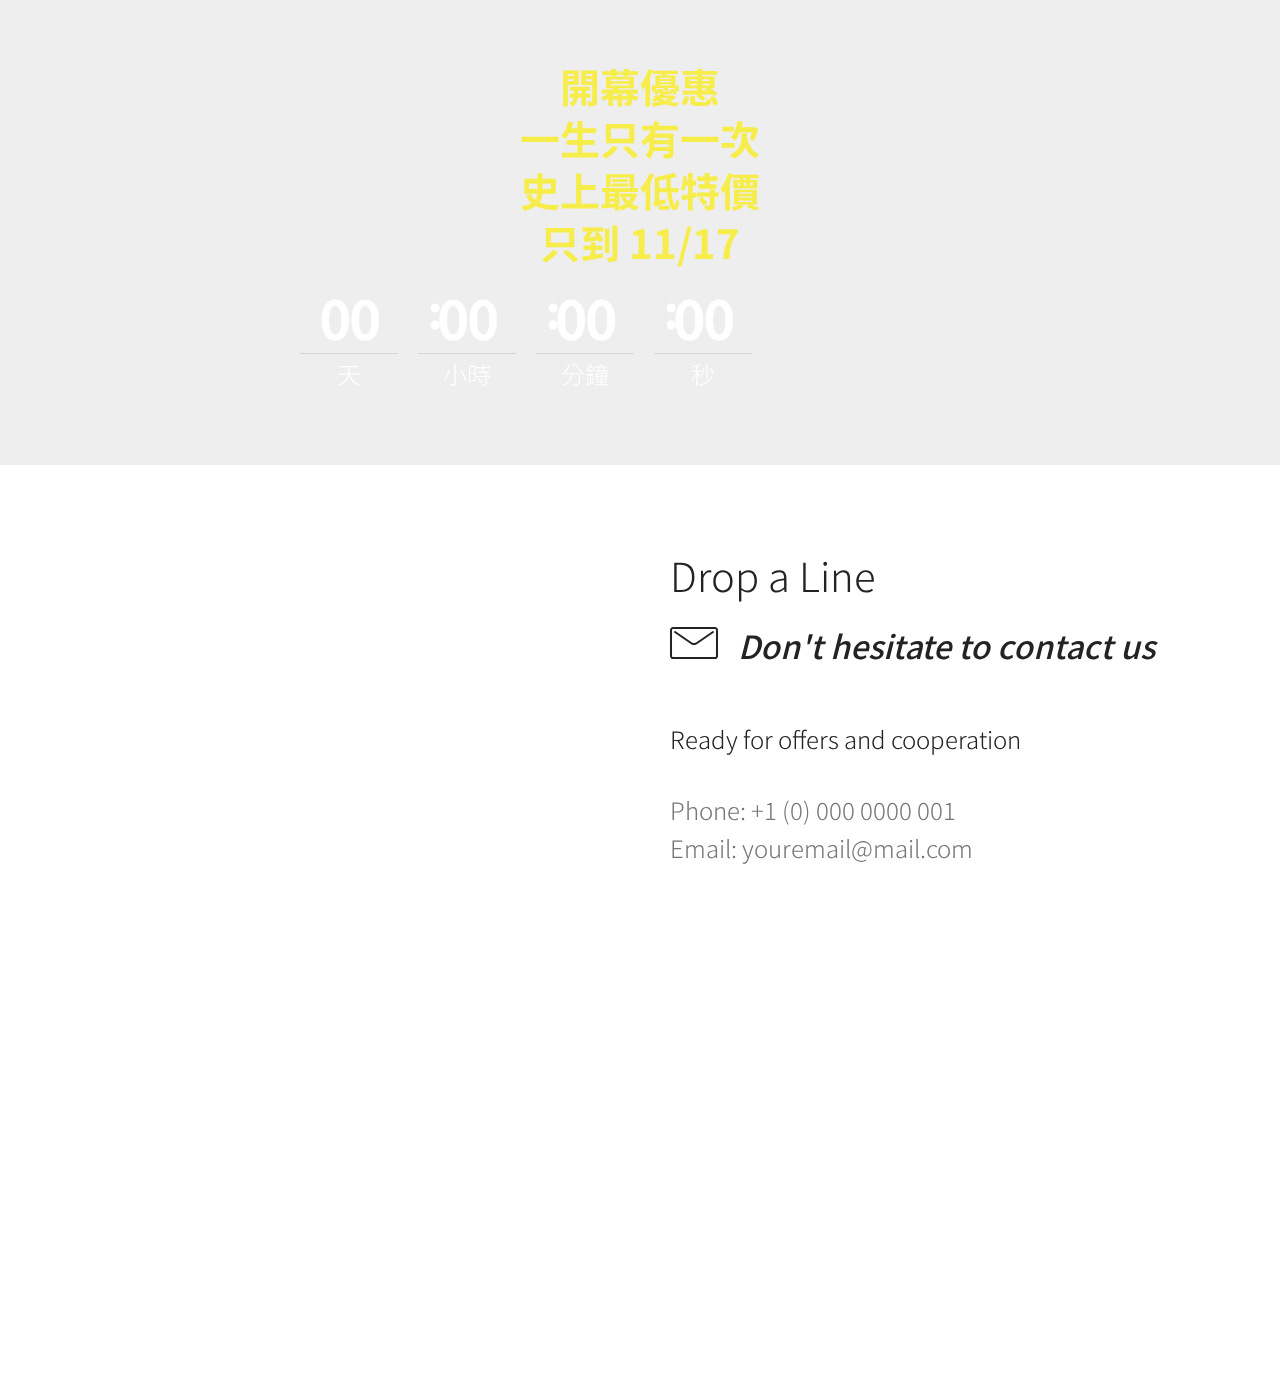
<file: page2.html>
<!DOCTYPE html>
<html  >
<head>
  
  <meta charset="UTF-8">
  <meta http-equiv="X-UA-Compatible" content="IE=edge">
  
  <meta name="viewport" content="width=device-width, initial-scale=1, minimum-scale=1">
  <link rel="shortcut icon" href="assets/images/favicon.png" type="image/x-icon">
  <meta name="description" content="">
  
  <title>Page 2</title>
  <link rel="stylesheet" href="assets/web/assets/mobirise-icons/mobirise-icons.css">
  <link rel="stylesheet" href="assets/bootstrap/css/bootstrap.min.css">
  <link rel="stylesheet" href="assets/bootstrap/css/bootstrap-grid.min.css">
  <link rel="stylesheet" href="assets/bootstrap/css/bootstrap-reboot.min.css">
  <link rel="stylesheet" href="assets/tether/tether.min.css">
  <link rel="stylesheet" href="assets/animatecss/animate.min.css">
  <link rel="stylesheet" href="assets/theme/css/style.css">
  <link rel="stylesheet" href="assets/formoid-css/recaptcha.css">
  <link rel="preload" as="style" href="assets/mobirise/css/mbr-additional.css"><link rel="stylesheet" href="assets/mobirise/css/mbr-additional.css" type="text/css">
  
  
  

</head>
<body>
  <section class="countdown1 cid-rKq7hTTlfl" data-bg-video="https://vimeo.com/34762619" id="countdown1-18">
    
    
    <div class="mbr-overlay" style="opacity: 0; background-color: rgb(255, 255, 255);">
    </div>
    <div class="container ">
        
        <h3 class="mbr-section-subtitle align-center mbr-fonts-style display-2"><strong>
            開幕優惠<br>一生只有一次<br>史上最低特價<br>只到 11/17</strong></h3>
        
    </div>
    <div class="container countdown-cont align-center">
        <div class="daysCountdown" title="天"></div>
        <div class="hoursCountdown" title="小時"></div> 
        <div class="minutesCountdown" title="分鐘"></div> 
        <div class="secondsCountdown" title="秒"></div>
        <div class="countdown pt-5 mt-2" data-due-date="2020/11/18"> 
        </div>
    </div>
</section>

<section class="mbr-section form4 cid-rKq7hUV1G7" id="form4-19">

    

    
    <div class="container">
        <div class="row">
            <div class="col-md-6">
                <div class="google-map"><iframe frameborder="0" style="border:0" src="https://www.google.com/maps/embed/v1/place?key=AIzaSyCy9r70T3NYf3PhvVflTo0_zdif2_IoIYs&amp;q=place_id:ChIJn6wOs6lZwokRLKy1iqRcoKw" allowfullscreen=""></iframe></div>
            </div>
            <div class="col-md-6">
                <h2 class="pb-3 align-left mbr-fonts-style display-2">
                    Drop a Line
                </h2>
                <div>
                    <div class="icon-block pb-3 align-left">
                        <span class="icon-block__icon">
                            <span class="mbri-letter mbr-iconfont"></span>
                        </span>
                        <h4 class="icon-block__title align-left mbr-fonts-style display-5">
                            Don't hesitate to contact us
                        </h4>
                    </div>
                    <div class="icon-contacts pb-3">
                        <h5 class="align-left mbr-fonts-style display-7">
                            Ready for offers and cooperation
                        </h5>
                        <p class="mbr-text align-left mbr-fonts-style display-7">
                            Phone: +1 (0) 000 0000 001 <br>
                            Email: youremail@mail.com
                        </p>
                    </div>
                </div>
                <div data-form-type="formoid">
                    <!---Formbuilder Form--->
                    <form action="https://mobirise.com/" method="POST" class="mbr-form form-with-styler" data-form-title="Mobirise Form"><input type="hidden" name="email" data-form-email="true" value="TgjCIc8Y4BBlyR3VUzGWf831wgxBg5DRM5Z0te1nwSxF9deievwF/jieqj2mCGvcr4RmvqddNq5twGLmtR6mds78iOpBX3Plj4VUvy+Qz08gfkI/wCNOrXcoAwod4nL7.LfgeFROYWn1cZ/eVuaJL2LACaWrjhhwQvmzhzYhX8Xsf3fZcfsqvOxJfxzzdAr/bEsLWyMSriPtEJln2ml8/Z5cppGawVlbNyMDjg9PFb3lgBoLO1ctOn2E/RF6HIJqS">
                        <div class="row">
                            <div hidden="hidden" data-form-alert="" class="alert alert-success col-12">Thanks for filling out the form!</div>
                            <div hidden="hidden" data-form-alert-danger="" class="alert alert-danger col-12">
                            </div>
                        </div>
                        <div class="dragArea row">
                            <div class="col-md-6  form-group" data-for="name">
                                <input type="text" name="name" placeholder="Your Name" data-form-field="Name" required="required" class="form-control input display-7" id="name-form4-19">
                            </div>
                            <div class="col-md-6  form-group" data-for="phone">
                                <input type="text" name="phone" placeholder="Phone" data-form-field="Phone" required="required" class="form-control input display-7" id="phone-form4-19">
                            </div>
                            <div data-for="email" class="col-md-12  form-group">
                                <input type="text" name="email" placeholder="Email" data-form-field="Email" class="form-control input display-7" required="required" id="email-form4-19">
                            </div>
                            <div data-for="message" class="col-md-12  form-group">
                                <textarea name="message" placeholder="Message" data-form-field="Message" class="form-control input display-7" id="message-form4-19"></textarea>
                            </div>
                            <div class="col-md-12 input-group-btn  mt-2 align-center">
                                <button type="submit" class="btn btn-primary btn-form display-4">SEND MESSAGE</button>
                            </div>
                        </div>
                    </form><!---Formbuilder Form--->
                </div>
            </div>
        </div>
    </div>
</section>


  <script src="assets/web/assets/jquery/jquery.min.js"></script>
  <script src="assets/popper/popper.min.js"></script>
  <script src="assets/bootstrap/js/bootstrap.min.js"></script>
  <script src="assets/countdown/jquery.countdown.min.js"></script>
  <script src="assets/smoothscroll/smooth-scroll.js"></script>
  <script src="assets/viewportchecker/jquery.viewportchecker.js"></script>
  <script src="assets/tether/tether.min.js"></script>
  <script src="assets/ytplayer/jquery.mb.ytplayer.min.js"></script>
  <script src="assets/vimeoplayer/jquery.mb.vimeo_player.js"></script>
  <script src="https://www.google.com/recaptcha/api.js?render=6LfXVccUAAAAAFlVDEpP32ieIhWjV6W1lCBzhVBF"></script>
  <script src="assets/theme/js/script.js"></script>
  <script src="assets/formoid/formoid.min.js"></script>
  
  
  <input name="animation" type="hidden">
  
</body>
</html>
</file>
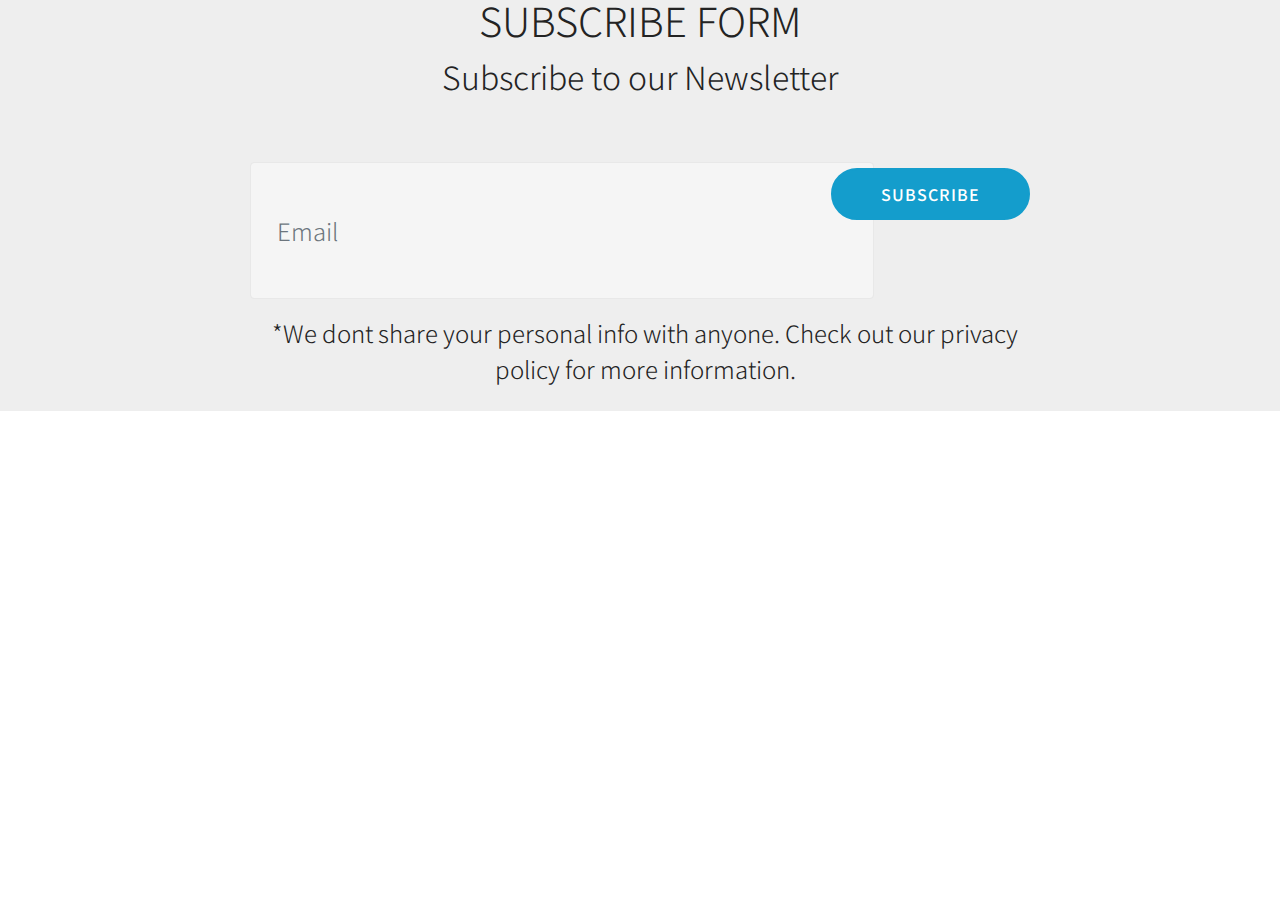
<file: page3.html>
<!DOCTYPE html>
<html  >
<head>
  
  <meta charset="UTF-8">
  <meta http-equiv="X-UA-Compatible" content="IE=edge">
  
  <meta name="viewport" content="width=device-width, initial-scale=1, minimum-scale=1">
  <link rel="shortcut icon" href="assets/images/favicon.png" type="image/x-icon">
  <meta name="description" content="">
  
  <title>Page 3</title>
  <link rel="stylesheet" href="assets/tether/tether.min.css">
  <link rel="stylesheet" href="assets/bootstrap/css/bootstrap.min.css">
  <link rel="stylesheet" href="assets/bootstrap/css/bootstrap-reboot.min.css">
  <link rel="stylesheet" href="assets/bootstrap/css/bootstrap-grid.min.css">
  <link rel="stylesheet" href="assets/formstyler/jquery.formstyler.css">
  <link rel="stylesheet" href="assets/formstyler/jquery.formstyler.theme.css">
  <link rel="stylesheet" href="assets/datepicker/jquery.datetimepicker.min.css">
  <link rel="stylesheet" href="assets/animatecss/animate.min.css">
  <link rel="stylesheet" href="assets/theme/css/style.css">
  <link rel="stylesheet" href="assets/formoid-css/recaptcha.css">
  <link rel="preload" as="style" href="assets/mobirise/css/mbr-additional.css"><link rel="stylesheet" href="assets/mobirise/css/mbr-additional.css" type="text/css">
  
  
  

</head>
<body>
  <section class="mbr-section form5 cid-rKpOtexgRb" id="form5-e">

    

    

    <div class="container">
        <div class="row justify-content-center">
            <div class="media-container-column title col-12 col-lg-8">
            <h2 class="align-center pb-2 mbr-fonts-style display-2">
                SUBSCRIBE FORM
            </h2>
            <h3 class="mbr-section-subtitle align-center pb-5 mbr-light mbr-fonts-style display-5">
                Subscribe to our Newsletter
            </h3>
        </div>
        </div>
        <div class="row py-2 justify-content-center">
            <div class="col-12 col-md-10 col-lg-8" data-form-type="formoid">
<!--Formbuilder Form-->
<form action="https://mobirise.com/" method="POST" class="mbr-form form-with-styler" data-form-title="Mobirise Form"><input type="hidden" name="email" data-form-email="true" value="HBXOF4jrU4s2+cupjhCcy2RjEl+RtGuzoR/kz2xDxW62wo7Cb0CBJYHihPqhcaZQQy/AIJv8qT8dhBBbXfd8vGZPxQx6Jvd3wTLQ2xIJml0h6Slwo6I7zCZjzy7QxRLT.GON1hP/yxrArv1E4ArxyFrvbM1x6v++W5H1Qe08/zIL+YYWvkC/XcYT7LUjin+kG7KuX+8r10YhQjUqDx68P7r4MU+6OYtuqXBYwGpd0q9IPCKG1JUHm5LVOxcHN1HMZ">
<div class="form-row">
<div hidden="hidden" data-form-alert="" class="alert alert-success col-12">Thanks for filling out the form!</div>
<div hidden="hidden" data-form-alert-danger="" class="alert alert-danger col-12">
</div>
</div>
<div class="dragArea form-row">
<div class="col form-group" data-for="email">
<input type="email" name="email" placeholder="Email" data-form-field="Email" required="required" class="form-control display-7" value="" id="email-form5-e">
</div>
<div class="col-auto input-group-btn">
<button type="submit" class="btn btn-primary btn-bgr display-4">SUBSCRIBE</button>
</div>
<div class="col-md-12">
<p class="mbr-fonts-style mbr-fonts-style mbr-fonts-style align-center display-7">*We dont share your personal info with anyone. Check out our privacy policy for more information.</p>
</div>
</div>
</form><!--Formbuilder Form-->
</div>
        </div>
    </div>
</section>


  <script src="assets/web/assets/jquery/jquery.min.js"></script>
  <script src="assets/popper/popper.min.js"></script>
  <script src="assets/tether/tether.min.js"></script>
  <script src="assets/bootstrap/js/bootstrap.min.js"></script>
  <script src="assets/viewportchecker/jquery.viewportchecker.js"></script>
  <script src="assets/smoothscroll/smooth-scroll.js"></script>
  <script src="assets/formstyler/jquery.formstyler.js"></script>
  <script src="assets/formstyler/jquery.formstyler.min.js"></script>
  <script src="assets/datepicker/jquery.datetimepicker.full.js"></script>
  <script src="https://www.google.com/recaptcha/api.js?render=6LfXVccUAAAAAFlVDEpP32ieIhWjV6W1lCBzhVBF"></script>
  <script src="assets/theme/js/script.js"></script>
  <script src="assets/formoid/formoid.min.js"></script>
  
  
  <input name="animation" type="hidden">
  
</body>
</html>
</file>
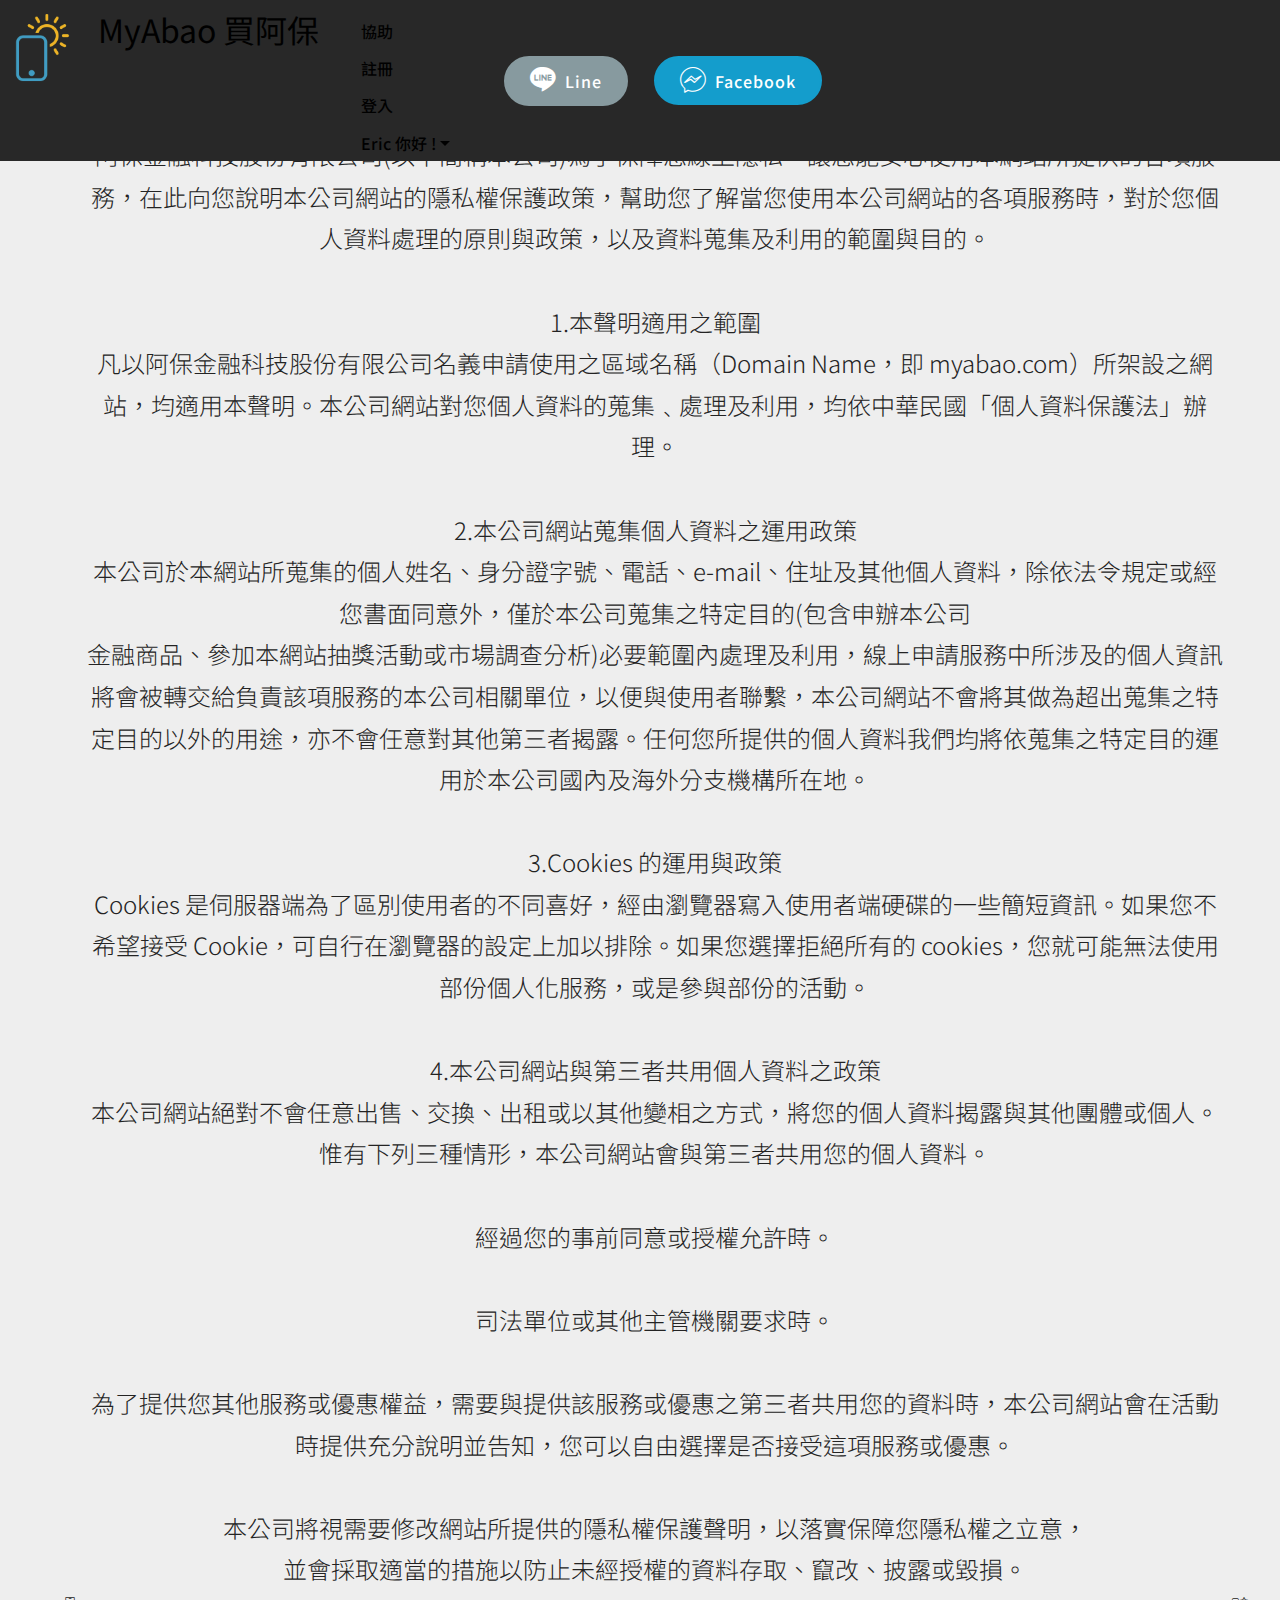
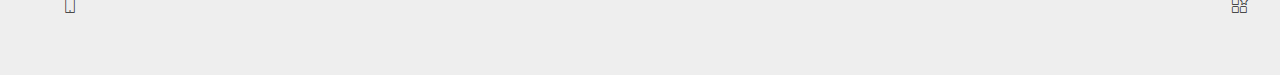
<file: privacy.html>
<!DOCTYPE html>
<html >
<head>
  <!-- Site made with Mobirise Website Builder v4.5.4, https://mobirise.com -->
  <meta charset="UTF-8">
  <meta http-equiv="X-UA-Compatible" content="IE=edge">
  <meta name="generator" content="Mobirise v4.5.4, mobirise.com">
  <meta name="viewport" content="width=device-width, initial-scale=1, minimum-scale=1">
  <link rel="shortcut icon" href="assets/images/myabao-logo-2000x2000.png" type="image/x-icon">
  <meta name="description" content="">
  <title>MyAbao 隱私權聲明</title>
  <link rel="stylesheet" href="assets/icon54/style.css">
  <link rel="stylesheet" href="assets/web/assets/mobirise-icons/mobirise-icons.css">
  <link rel="stylesheet" href="assets/tether/tether.min.css">
  <link rel="stylesheet" href="assets/soundcloud-plugin/style.css">
  <link rel="stylesheet" href="assets/bootstrap/css/bootstrap.min.css">
  <link rel="stylesheet" href="assets/bootstrap/css/bootstrap-reboot.min.css">
  <link rel="stylesheet" href="assets/bootstrap/css/bootstrap-grid.min.css">
  <link rel="stylesheet" href="assets/socicon/css/styles.css">
  <link rel="stylesheet" href="assets/animatecss/animate.min.css">
  <link rel="stylesheet" href="assets/dropdown/css/style.css">
  <link rel="stylesheet" href="assets/theme/css/style.css">
  <link rel="stylesheet" href="assets/mobirise/css/mbr-additional.css" type="text/css">
  
  
  
</head>
<body>

<!-- Google Analytics -->
<!-- Global site tag (gtag.js) - Google Analytics -->
<script async src="https://www.googletagmanager.com/gtag/js?id=UA-106872802-1"></script>
<script>
  window.dataLayer = window.dataLayer || [];
  function gtag(){dataLayer.push(arguments);}
  gtag('js', new Date());

  gtag('config', 'UA-106872802-1');
</script>
<!-- /Google Analytics -->


<section class="menu cid-qF9Uc2XdpU" once="menu" id="menu3-k">

    

    <nav class="navbar navbar-dropdown beta-menu align-items-center navbar-fixed-top navbar-toggleable-sm">
        
        <div class="menu-bottom">

            <div class="menu-logo">
                <div class="navbar-brand">
                <span class="navbar-logo">
                    <a href="https://app.myabao.com">
                        <img src="assets/images/myabao-logo-2000x2000.png" alt="Mobirise" title="" style="height: 5.3rem;">
                    </a>
                </span>
                <span class="navbar-caption-wrap"><a href="https://app.myabao.com" class="brand-link mbr-black display-5">MyAbao 買阿保</a></span>
                </div>
                <button class="navbar-toggler navbar-toggler-right" type="button" data-toggle="collapse" data-target="#navbarSupportedContent" aria-controls="navbarSupportedContent" aria-expanded="false" aria-label="Toggle navigation">
                    <div class="hamburger">
                        <span></span>
                        <span></span>
                        <span></span>
                        <span></span>
                    </div>
                </button>
            </div>
            <div class="collapse navbar-collapse" id="navbarSupportedContent">
                <ul class="navbar-nav nav-dropdown js-float-line" data-app-modern-menu="true"><li class="nav-item"><a class="nav-link link mbr-black display-4" href="https://app.myabao.com">協助</a></li><li class="nav-item">
                        <a class="nav-link link mbr-black display-4" href="https://app.myabao.com">註冊<br></a>
                    </li>
                    <li class="nav-item">
                        <a class="nav-link link mbr-black display-4" href="https://app.myabao.com">登入</a>
                    </li><li class="nav-item dropdown"><a class="nav-link link mbr-black dropdown-toggle display-4" href="https://app.myabao.com" data-toggle="dropdown-submenu" aria-expanded="false">Eric 你好 !</a><div class="dropdown-menu"><div class="dropdown"><a class="mbr-black dropdown-item dropdown-toggle display-4" href="https://app.myabao.com" data-toggle="dropdown-submenu" aria-expanded="false">編輯個人資料</a><div class="dropdown-menu dropdown-submenu"><a class="mbr-black dropdown-item display-4" href="https://app.myabao.com">編輯個人資料</a><a class="mbr-black dropdown-item display-4" href="https://app.myabao.com">相片</a><a class="mbr-black dropdown-item display-4" href="https://app.myabao.com">信任及驗證</a><a class="mbr-black dropdown-item display-4" href="https://app.myabao.com">評價</a><a class="mbr-black dropdown-item display-4" href="https://app.myabao.com">推薦</a><a class="mbr-black dropdown-item display-4" href="https://app.myabao.com">信任及驗證</a><a class="mbr-black dropdown-item display-4" href="https://app.myabao.com">查看個人資料</a></div></div><div class="dropdown"><a class="mbr-black dropdown-item dropdown-toggle display-4" href="https://app.myabao.com" aria-expanded="false" data-toggle="dropdown-submenu">帳號設定</a><div class="dropdown-menu dropdown-submenu"><a class="mbr-black dropdown-item display-4" href="https://app.myabao.com" aria-expanded="false">通知</a><a class="mbr-black dropdown-item display-4" href="https://app.myabao.com" aria-expanded="false">付款方式</a><a class="mbr-black dropdown-item display-4" href="https://app.myabao.com" aria-expanded="false">收款設定</a><a class="mbr-black dropdown-item display-4" href="https://app.myabao.com" aria-expanded="false">交易紀錄</a><a class="mbr-black dropdown-item display-4" href="https://app.myabao.com" aria-expanded="false">隱私設定</a><a class="mbr-black dropdown-item display-4" href="https://app.myabao.com" aria-expanded="false">安全設定</a></div></div><a class="mbr-black dropdown-item display-4" href="https://app.myabao.com" aria-expanded="true">我是保險員</a><a class="mbr-black dropdown-item display-4" href="temp.html" aria-expanded="true">登出</a><a class="mbr-black dropdown-item display-4" href="https://app.myabao.com"></a><a class="mbr-black dropdown-item display-4" href="https://app.myabao.com"></a><a class="mbr-black dropdown-item display-4" href="https://app.myabao.com"></a><a class="mbr-black dropdown-item display-4" href="https://app.myabao.com"></a><a class="mbr-black dropdown-item display-4" href="https://app.myabao.com"></a></div></li></ul>
                <div class="navbar-buttons mbr-section-btn"><a class="btn btn-sm btn-warning display-4" href="https://line.me/R/ti/p/%40vse4003c" target="_blank"><span class="socicon socicon-line mbr-iconfont mbr-iconfont-btn"></span>
                    Line</a> <a class="btn btn-sm btn-primary display-4" href="https://m.me/125073268238411" target="_blank"><span class="icon54-v1-facebook-messenger mbr-iconfont mbr-iconfont-btn"></span>
                    Facebook</a></div>
            </div>
        </div>
    </nav>
</section>

<section class="features9 cid-qFgyr5v14T" id="features9-n">
    
    

    
    <div class="container">
        <div class="container align-center">
            <h2 class="mb-4 mbr-fonts-style display-2">MyAbao&nbsp;<strong>客戶隱私權聲明</strong></h2>
            <h3 class="mbr-section-subtitle mbr-fonts-style mb-4 mbr-light display-5">阿保金融科技股份有限公司 客戶隱私權聲明<br><br><div><span style="color: inherit; font-size: 1.5rem;">阿保金融科技股份有限公司(以下簡稱本公司)為了保障您線上隱私，讓您能安心使用本網站所提供的各項服務，在此向您說明本公司網站的隱私權保護政策，幫助您了解當您使用本公司網站的各項服務時，對於您個人資料處理的原則與政策，以及資料蒐集及利用的範圍與目的。</span></div><div><span style="color: inherit; font-size: 1.5rem;"><br></span></div><div><span style="color: inherit; font-size: 1.5rem;">1.本聲明適用之範圍</span></div><div><span style="color: inherit; font-size: 1.5rem;">凡以阿保金融科技股份有限公司名義申請使用之區域名稱（Domain Name，即 myabao.com）所架設之網站，均適用本聲明。本公司網站對您個人資料的蒐集﹑處理及利用，均依中華民國「個人資料保護法」辦理。</span></div><div><span style="color: inherit; font-size: 1.5rem;"><br></span></div><div><span style="color: inherit; font-size: 1.5rem;">2.本公司網站蒐集個人資料之運用政策</span></div><div><span style="color: inherit; font-size: 1.5rem;">本公司於本網站所蒐集的個人姓名、身分證字號、電話、e-mail、住址及其他個人資料，除依法令規定或經您書面同意外，僅於本公司蒐集之特定目的(包含申辦本公司</span></div><div><span style="color: inherit; font-size: 1.5rem;">金融商品、參加本網站抽獎活動或市場調查分析)必要範圍內處理及利用，線上申請服務中所涉及的個人資訊將會被轉交給負責該項服務的本公司相關單位，以便與使用者聯繫，本公司網站不會將其做為超出蒐集之特定目的以外的用途，亦不會任意對其他第三者揭露。任何您所提供的個人資料我們均將依蒐集之特定目的運用於本公司國內及海外分支機構所在地。</span></div><div><span style="color: inherit; font-size: 1.5rem;"><br></span></div><div><span style="color: inherit; font-size: 1.5rem;">3.Cookies 的運用與政策</span></div><div><span style="color: inherit; font-size: 1.5rem;">Cookies 是伺服器端為了區別使用者的不同喜好，經由瀏覽器寫入使用者端硬碟的一些簡短資訊。如果您不希望接受 Cookie，可自行在瀏覽器的設定上加以排除。如果您選擇拒絕所有的 cookies，您就可能無法使用部份個人化服務，或是參與部份的活動。</span></div><div><span style="color: inherit; font-size: 1.5rem;"><br></span></div><div><span style="color: inherit; font-size: 1.5rem;">4.本公司網站與第三者共用個人資料之政策</span></div><div><span style="color: inherit; font-size: 1.5rem;">本公司網站絕對不會任意出售、交換、出租或以其他變相之方式，將您的個人資料揭露與其他團體或個人。惟有下列三種情形，本公司網站會與第三者共用您的個人資料。</span></div><div><span style="color: inherit; font-size: 1.5rem;"><br></span></div><div><span style="color: inherit; font-size: 1.5rem;">經過您的事前同意或授權允許時。</span></div><div><span style="color: inherit; font-size: 1.5rem;"><br></span></div><div><span style="color: inherit; font-size: 1.5rem;">司法單位或其他主管機關要求時。</span></div><div><span style="color: inherit; font-size: 1.5rem;"><br></span></div><div><span style="color: inherit; font-size: 1.5rem;">為了提供您其他服務或優惠權益，需要與提供該服務或優惠之第三者共用您的資料時，本公司網站會在活動時提供充分說明並告知，您可以自由選擇是否接受這項服務或優惠。</span></div><div><span style="color: inherit; font-size: 1.5rem;"><br></span></div><div><span style="color: inherit; font-size: 1.5rem;">本公司將視需要修改網站所提供的隱私權保護聲明，以落實保障您隱私權之立意，</span></div><div><span style="color: inherit; font-size: 1.5rem;">並會採取適當的措施以防止未經授權的資料存取、竄改、披露或毀損。</span><br></div></h3>
            <div class="media-container-row">
                <div class="card p-3 col-12 col-md-4 col-lg-3">
                    <div class="card-img pb-3">
                        <span class="mbri-gift mbr-iconfont"></span>
                    </div>
                    <div class="card-box">
                        <h4 class="card-title mbr-fonts-style mbr-bold display-5">Finance</h4>
                        
                    </div>
                </div>
                <div class="card p-3 col-12 col-md-4 col-lg-3">
                    <div class="card-img pb-3">
                        <span class="mbri-mobile mbr-iconfont"></span>
                    </div>
                    <div class="card-box">
                        <h4 class="card-title mbr-fonts-style mbr-bold display-5">Sales</h4>
                        
                    </div>
                </div>
                <div class="card p-3 col-12 col-md-4 col-lg-3">
                    <div class="card-img pb-3">
                        <span class="mbri-features mbr-iconfont"></span>
                    </div>
                    <div class="card-box">
                        <h4 class="card-title mbr-fonts-style mbr-bold display-5">Accounting</h4>
                        
                    </div>
                </div>
                <div class="card p-3 col-12 col-md-4 col-lg-3">
                    <div class="card-img pb-3">
                        <span class="mbr-iconfont mbri-shopping-cart"></span>
                    </div>
                    <div class="card-box">
                        <h4 class="card-title mbr-fonts-style mbr-bold display-5">Transportation</h4>
                        
                    </div>
                </div>
            </div>


        </div>
    </div>
</section>


  <script src="assets/web/assets/jquery/jquery.min.js"></script>
  <script src="assets/tether/tether.min.js"></script>
  <script src="assets/popper/popper.min.js"></script>
  <script src="assets/bootstrap/js/bootstrap.min.js"></script>
  <script src="assets/smoothscroll/smooth-scroll.js"></script>
  <script src="assets/viewportchecker/jquery.viewportchecker.js"></script>
  <script src="assets/dropdown/js/script.min.js"></script>
  <script src="assets/touchswipe/jquery.touch-swipe.min.js"></script>
  <script src="assets/theme/js/script.js"></script>
  
  
  <input name="animation" type="hidden">
  </body>
</html>
</file>
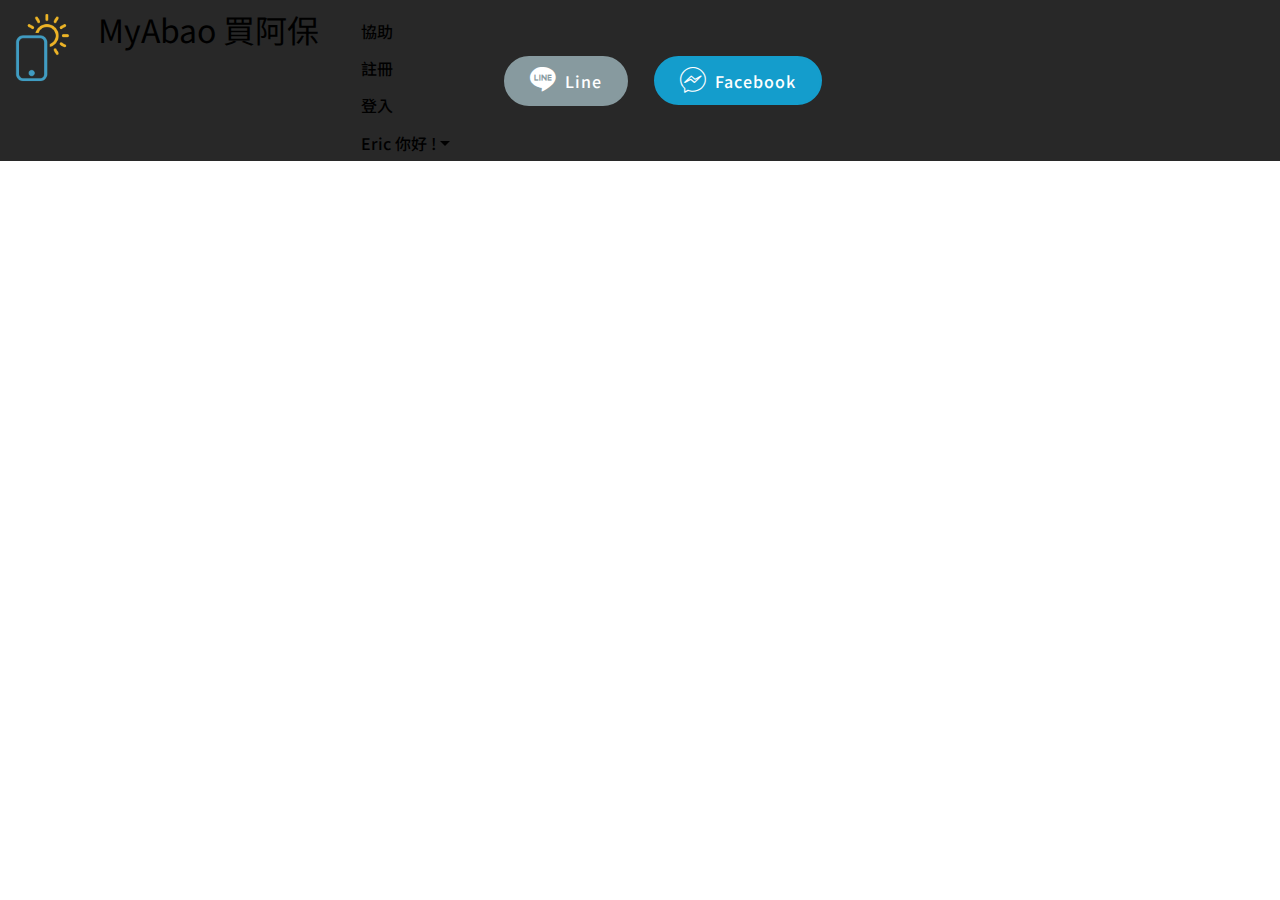
<file: temp.html>
<!DOCTYPE html>
<html >
<head>
  <!-- Site made with Mobirise Website Builder v4.5.4, https://mobirise.com -->
  <meta charset="UTF-8">
  <meta http-equiv="X-UA-Compatible" content="IE=edge">
  <meta name="generator" content="Mobirise v4.5.4, mobirise.com">
  <meta name="viewport" content="width=device-width, initial-scale=1, minimum-scale=1">
  <link rel="shortcut icon" href="assets/images/myabao-logo-2000x2000.png" type="image/x-icon">
  <meta name="description" content="page description">
  <title>Blank template</title>
  <link rel="stylesheet" href="assets/font-awesome/css/font-awesome.css">
  <link rel="stylesheet" href="assets/icon54/style.css">
  <link rel="stylesheet" href="assets/web/assets/mobirise-icons/mobirise-icons.css">
  <link rel="stylesheet" href="assets/tether/tether.min.css">
  <link rel="stylesheet" href="assets/soundcloud-plugin/style.css">
  <link rel="stylesheet" href="assets/bootstrap/css/bootstrap.min.css">
  <link rel="stylesheet" href="assets/bootstrap/css/bootstrap-reboot.min.css">
  <link rel="stylesheet" href="assets/bootstrap/css/bootstrap-grid.min.css">
  <link rel="stylesheet" href="assets/animatecss/animate.min.css">
  <link rel="stylesheet" href="assets/dropdown/css/style.css">
  <link rel="stylesheet" href="assets/socicon/css/styles.css">
  <link rel="stylesheet" href="assets/theme/css/style.css">
  <link rel="stylesheet" href="assets/mobirise/css/mbr-additional.css" type="text/css">
  
  
  
</head>
<body>

<!-- Google Analytics -->
<!-- Global site tag (gtag.js) - Google Analytics -->
<script async src="https://www.googletagmanager.com/gtag/js?id=UA-106872802-1"></script>
<script>
  window.dataLayer = window.dataLayer || [];
  function gtag(){dataLayer.push(arguments);}
  gtag('js', new Date());

  gtag('config', 'UA-106872802-1');
</script>
<!-- /Google Analytics -->


<section class="menu cid-qG2sZMVFmT" once="menu" id="menu3-p">

    

    <nav class="navbar navbar-dropdown beta-menu align-items-center navbar-fixed-top navbar-toggleable-sm">
        
        <div class="menu-bottom">

            <div class="menu-logo">
                <div class="navbar-brand">
                <span class="navbar-logo">
                    <a href="https://app.myabao.com">
                        <img src="assets/images/myabao-logo-2000x2000.png" alt="Mobirise" title="" style="height: 5.3rem;">
                    </a>
                </span>
                <span class="navbar-caption-wrap"><a href="https://app.myabao.com" class="brand-link mbr-black display-5">MyAbao 買阿保</a></span>
                </div>
                <button class="navbar-toggler navbar-toggler-right" type="button" data-toggle="collapse" data-target="#navbarSupportedContent" aria-controls="navbarSupportedContent" aria-expanded="false" aria-label="Toggle navigation">
                    <div class="hamburger">
                        <span></span>
                        <span></span>
                        <span></span>
                        <span></span>
                    </div>
                </button>
            </div>
            <div class="collapse navbar-collapse" id="navbarSupportedContent">
                <ul class="navbar-nav nav-dropdown js-float-line" data-app-modern-menu="true"><li class="nav-item"><a class="nav-link link mbr-black display-4" href="https://app.myabao.com">協助</a></li><li class="nav-item">
                        <a class="nav-link link mbr-black display-4" href="https://app.myabao.com">註冊<br></a>
                    </li>
                    <li class="nav-item">
                        <a class="nav-link link mbr-black display-4" href="https://app.myabao.com">登入</a>
                    </li><li class="nav-item dropdown"><a class="nav-link link mbr-black dropdown-toggle display-4" href="https://app.myabao.com" data-toggle="dropdown-submenu" aria-expanded="false">Eric 你好 !</a><div class="dropdown-menu"><div class="dropdown"><a class="mbr-black dropdown-item dropdown-toggle display-4" href="https://app.myabao.com" data-toggle="dropdown-submenu" aria-expanded="false">編輯個人資料</a><div class="dropdown-menu dropdown-submenu"><a class="mbr-black dropdown-item display-4" href="https://app.myabao.com">編輯個人資料</a><a class="mbr-black dropdown-item display-4" href="https://app.myabao.com">相片</a><a class="mbr-black dropdown-item display-4" href="https://app.myabao.com">信任及驗證</a><a class="mbr-black dropdown-item display-4" href="https://app.myabao.com">評價</a><a class="mbr-black dropdown-item display-4" href="https://app.myabao.com">推薦</a><a class="mbr-black dropdown-item display-4" href="https://app.myabao.com">信任及驗證</a><a class="mbr-black dropdown-item display-4" href="https://app.myabao.com">查看個人資料</a></div></div><div class="dropdown"><a class="mbr-black dropdown-item dropdown-toggle display-4" href="https://app.myabao.com" aria-expanded="false" data-toggle="dropdown-submenu">帳號設定</a><div class="dropdown-menu dropdown-submenu"><a class="mbr-black dropdown-item display-4" href="https://app.myabao.com" aria-expanded="false">通知</a><a class="mbr-black dropdown-item display-4" href="https://app.myabao.com" aria-expanded="false">付款方式</a><a class="mbr-black dropdown-item display-4" href="https://app.myabao.com" aria-expanded="false">收款設定</a><a class="mbr-black dropdown-item display-4" href="https://app.myabao.com" aria-expanded="false">交易紀錄</a><a class="mbr-black dropdown-item display-4" href="https://app.myabao.com" aria-expanded="false">隱私設定</a><a class="mbr-black dropdown-item display-4" href="https://app.myabao.com" aria-expanded="false">安全設定</a></div></div><a class="mbr-black dropdown-item display-4" href="https://app.myabao.com" aria-expanded="true">我是保險員</a><a class="mbr-black dropdown-item display-4" href="temp.html" aria-expanded="true">登出</a><a class="mbr-black dropdown-item display-4" href="https://app.myabao.com"></a><a class="mbr-black dropdown-item display-4" href="https://app.myabao.com"></a><a class="mbr-black dropdown-item display-4" href="https://app.myabao.com"></a><a class="mbr-black dropdown-item display-4" href="https://app.myabao.com"></a><a class="mbr-black dropdown-item display-4" href="https://app.myabao.com"></a></div></li></ul>
                <div class="navbar-buttons mbr-section-btn"><a class="btn btn-sm btn-warning display-4" href="https://line.me/R/ti/p/%40vse4003c" target="_blank"><span class="socicon socicon-line mbr-iconfont mbr-iconfont-btn"></span>
                    Line</a> <a class="btn btn-sm btn-primary display-4" href="https://m.me/125073268238411" target="_blank"><span class="icon54-v1-facebook-messenger mbr-iconfont mbr-iconfont-btn"></span>
                    Facebook</a></div>
            </div>
        </div>
    </nav>
</section>

<section class="header1 cid-qGcbxr1Qor mbr-parallax-background" id="header1-u">

    

    <div class="mbr-overlay" style="opacity: 0;">
    </div>

    <div class="container">
        <div class="media-container-row">
            <div class="media-content" style="width: 50%;">
                
                <div class="mbr-section-text mbr-white pb-3 align-left ">
                    
                </div>
                <div class="mbr-section-btn"><a class="btn btn-md btn-bgr btn-secondary display-4" href="https://mobirise.com"><span class="fa fa-google-plus-square mbr-iconfont mbr-iconfont-btn"></span>Google</a> <a class="btn btn-md btn-bgr btn-primary display-4" href="https://mobirise.com"><span class="fa fa-facebook-square mbr-iconfont mbr-iconfont-btn"></span>Google</a>
                    <a class="btn btn-md btn-bgr btn-warning display-4" href="https://mobirise.com"><span class="fa fa-wechat mbr-iconfont mbr-iconfont-btn"></span>Wechat</a></div>
            </div>
        </div>
    </div>

</section>


  <script src="assets/web/assets/jquery/jquery.min.js"></script>
  <script src="assets/tether/tether.min.js"></script>
  <script src="assets/popper/popper.min.js"></script>
  <script src="assets/bootstrap/js/bootstrap.min.js"></script>
  <script src="assets/viewportchecker/jquery.viewportchecker.js"></script>
  <script src="assets/smoothscroll/smooth-scroll.js"></script>
  <script src="assets/parallax/jarallax.min.js"></script>
  <script src="assets/dropdown/js/script.min.js"></script>
  <script src="assets/touchswipe/jquery.touch-swipe.min.js"></script>
  <script src="assets/theme/js/script.js"></script>
  
  
  <input name="animation" type="hidden">
  </body>
</html>
</file>
<file: assets/icon54/style.css>
@font-face {
    font-family: 'icon54';
    src: url('fonts/icon54.eot?uf6sbu');
    src: url('fonts/icon54.eot?uf6sbu#iefix') format('embedded-opentype'),
        url('fonts/icon54.ttf?uf6sbu') format('truetype'),
        url('fonts/icon54.woff?uf6sbu') format('woff'),
        url('fonts/icon54.svg?uf6sbu#icon54') format('svg');
    font-weight: normal;
    font-style: normal;
}

[class^='icon54-v1-'],
[class*=' icon54-v1-'] {
    /* use !important to prevent issues with browser extensions that change fonts */
    font-family: 'icon54' !important;
    speak: none;
    font-style: normal;
    font-weight: normal;
    font-variant: normal;
    text-transform: none;
    line-height: 1;

    /* Better Font Rendering =========== */
    -webkit-font-smoothing: antialiased;
    -moz-osx-font-smoothing: grayscale;
}

.icon54-v1-add-bag::before {
    content: '\e900';
}
.icon54-v1-add-cart2::before {
    content: '\e901';
}
.icon54-v1-add-chat1::before {
    content: '\e902';
}
.icon54-v1-add-chat2::before {
    content: '\e903';
}
.icon54-v1-add-chat3::before {
    content: '\e904';
}
.icon54-v1-bitcoin-bag::before {
    content: '\e905';
}
.icon54-v1-bitcoin-cart::before {
    content: '\e906';
}
.icon54-v1-cart::before {
    content: '\e907';
}
.icon54-v1-char-search2::before {
    content: '\e908';
}
.icon54-v1-chat-1::before {
    content: '\e909';
}
.icon54-v1-chat-2::before {
    content: '\e90a';
}
.icon54-v1-chat-3::before {
    content: '\e90b';
}
.icon54-v1-chat-bubble1::before {
    content: '\e90c';
}
.icon54-v1-chat-bubble2::before {
    content: '\e90d';
}
.icon54-v1-chat-bubble4::before {
    content: '\e90e';
}
.icon54-v1-chat-bubble5::before {
    content: '\e90f';
}
.icon54-v1-chat-buble3::before {
    content: '\e910';
}
.icon54-v1-chat-delete1::before {
    content: '\e911';
}
.icon54-v1-chat-delete2::before {
    content: '\e912';
}
.icon54-v1-chat-delete3::before {
    content: '\e913';
}
.icon54-v1-chat-error1::before {
    content: '\e914';
}
.icon54-v1-chat-error2::before {
    content: '\e915';
}
.icon54-v1-chat-error3::before {
    content: '\e916';
}
.icon54-v1-chat-help1::before {
    content: '\e917';
}
.icon54-v1-chat-help2::before {
    content: '\e918';
}
.icon54-v1-chat-help3::before {
    content: '\e919';
}
.icon54-v1-chat-remouve1::before {
    content: '\e91a';
}
.icon54-v1-chat-remouve2::before {
    content: '\e91b';
}
.icon54-v1-chat-remouve3::before {
    content: '\e91c';
}
.icon54-v1-chat-search1::before {
    content: '\e91d';
}
.icon54-v1-chat-search3::before {
    content: '\e91e';
}
.icon54-v1-chat-settings1::before {
    content: '\e91f';
}
.icon54-v1-chat-settings2::before {
    content: '\e920';
}
.icon54-v1-chat-settings3::before {
    content: '\e921';
}
.icon54-v1-chat-user1::before {
    content: '\e922';
}
.icon54-v1-chat-user2::before {
    content: '\e923';
}
.icon54-v1-chat-user3::before {
    content: '\e924';
}
.icon54-v1-chat-user4::before {
    content: '\e925';
}
.icon54-v1-check-out::before {
    content: '\e926';
}
.icon54-v1-clear-bag::before {
    content: '\e927';
}
.icon54-v1-clear-cart2::before {
    content: '\e928';
}
.icon54-v1-conference-chat::before {
    content: '\e929';
}
.icon54-v1-conference-speach::before {
    content: '\e92a';
}
.icon54-v1-credit-card::before {
    content: '\e92b';
}
.icon54-v1-cuppon::before {
    content: '\e92c';
}
.icon54-v1-dismiss-bag::before {
    content: '\e92d';
}
.icon54-v1-dismiss-cart::before {
    content: '\e92e';
}
.icon54-v1-dismiss-chat1::before {
    content: '\e92f';
}
.icon54-v1-dismiss-chat2::before {
    content: '\e930';
}
.icon54-v1-dismiss-chat3::before {
    content: '\e931';
}
.icon54-v1-dollar-bag::before {
    content: '\e932';
}
.icon54-v1-dollar-cart::before {
    content: '\e933';
}
.icon54-v1-done-bag::before {
    content: '\e934';
}
.icon54-v1-done-cat::before {
    content: '\e935';
}
.icon54-v1-dream-bubble1::before {
    content: '\e936';
}
.icon54-v1-dream-bubble2::before {
    content: '\e937';
}
.icon54-v1-dreamimg-2::before {
    content: '\e938';
}
.icon54-v1-dreaming-1::before {
    content: '\e939';
}
.icon54-v1-euro-bag::before {
    content: '\e93a';
}
.icon54-v1-euro-cart::before {
    content: '\e93b';
}
.icon54-v1-favorite-bag::before {
    content: '\e93c';
}
.icon54-v1-favorite-cart::before {
    content: '\e93d';
}
.icon54-v1-favorite-chat1::before {
    content: '\e93e';
}
.icon54-v1-favorite-chat2::before {
    content: '\e93f';
}
.icon54-v1-favorite-chat3::before {
    content: '\e940';
}
.icon54-v1-full-cart2::before {
    content: '\e941';
}
.icon54-v1-gift-box2::before {
    content: '\e942';
}
.icon54-v1-gift-card2::before {
    content: '\e943';
}
.icon54-v1-home-bag::before {
    content: '\e944';
}
.icon54-v1-hot-offer::before {
    content: '\e945';
}
.icon54-v1-mobile-shopping1::before {
    content: '\e946';
}
.icon54-v1-mobile-shopping2::before {
    content: '\e947';
}
.icon54-v1-on-sale2::before {
    content: '\e948';
}
.icon54-v1-on-sale::before {
    content: '\e949';
}
.icon54-v1-online-shopping1::before {
    content: '\e94a';
}
.icon54-v1-online-store::before {
    content: '\e94b';
}
.icon54-v1-open-box::before {
    content: '\e94c';
}
.icon54-v1-pound-bag::before {
    content: '\e94d';
}
.icon54-v1-pound-cart::before {
    content: '\e94e';
}
.icon54-v1-remouve-bag::before {
    content: '\e94f';
}
.icon54-v1-remouve-cart2::before {
    content: '\e950';
}
.icon54-v1-rotate-2::before {
    content: '\e951';
}
.icon54-v1-search-bag::before {
    content: '\e952';
}
.icon54-v1-search-cart::before {
    content: '\e953';
}
.icon54-v1-secure-shopping3::before {
    content: '\e954';
}
.icon54-v1-secure-shopping4::before {
    content: '\e955';
}
.icon54-v1-secure-shopping5::before {
    content: '\e956';
}
.icon54-v1-share-conversation1::before {
    content: '\e957';
}
.icon54-v1-share-conversation2::before {
    content: '\e958';
}
.icon54-v1-share-conversation3::before {
    content: '\e959';
}
.icon54-v1-shipping-box::before {
    content: '\e95a';
}
.icon54-v1-shipping-scedule::before {
    content: '\e95b';
}
.icon54-v1-shipping::before {
    content: '\e95c';
}
.icon54-v1-shopping-bag::before {
    content: '\e95d';
}
.icon54-v1-video-message::before {
    content: '\e95e';
}
.icon54-v1-voice-message::before {
    content: '\e95f';
}
.icon54-v1-web-shop1::before {
    content: '\e960';
}
.icon54-v1-web-shop2::before {
    content: '\e961';
}
.icon54-v1-web-shop3::before {
    content: '\e962';
}
.icon54-v1-d-blockchart1::before {
    content: '\e963';
}
.icon54-v1-112::before {
    content: '\e964';
}
.icon54-v1-911::before {
    content: '\e965';
}
.icon54-v1-add-call::before {
    content: '\e966';
}
.icon54-v1-balloons::before {
    content: '\e967';
}
.icon54-v1-baseball-cap::before {
    content: '\e968';
}
.icon54-v1-bat-man::before {
    content: '\e969';
}
.icon54-v1-block-call::before {
    content: '\e96a';
}
.icon54-v1-block-chart1::before {
    content: '\e96b';
}
.icon54-v1-block-chart2::before {
    content: '\e96c';
}
.icon54-v1-block-chart3::before {
    content: '\e96d';
}
.icon54-v1-bluetuth-phonespeaker::before {
    content: '\e96e';
}
.icon54-v1-call-24h::before {
    content: '\e96f';
}
.icon54-v1-call-center24h::before {
    content: '\e970';
}
.icon54-v1-call-forward::before {
    content: '\e971';
}
.icon54-v1-call-made::before {
    content: '\e972';
}
.icon54-v1-call-recieved::before {
    content: '\e973';
}
.icon54-v1-call-reservation::before {
    content: '\e974';
}
.icon54-v1-clear-call::before {
    content: '\e975';
}
.icon54-v1-crain-hook::before {
    content: '\e976';
}
.icon54-v1-decreasing-chart1::before {
    content: '\e977';
}
.icon54-v1-decreasing-chart2::before {
    content: '\e978';
}
.icon54-v1-delayed-call::before {
    content: '\e979';
}
.icon54-v1-diagram-1::before {
    content: '\e97a';
}
.icon54-v1-diagram-2::before {
    content: '\e97b';
}
.icon54-v1-diagram-3::before {
    content: '\e97c';
}
.icon54-v1-diagram-4::before {
    content: '\e97d';
}
.icon54-v1-dial-pad2::before {
    content: '\e97e';
}
.icon54-v1-dot-chart1::before {
    content: '\e97f';
}
.icon54-v1-dot-chart2::before {
    content: '\e980';
}
.icon54-v1-dot-chart3::before {
    content: '\e981';
}
.icon54-v1-enter-1::before {
    content: '\e982';
}
.icon54-v1-enter-2::before {
    content: '\e983';
}
.icon54-v1-exit-1::before {
    content: '\e984';
}
.icon54-v1-exit-2::before {
    content: '\e985';
}
.icon54-v1-fax-phone::before {
    content: '\e986';
}
.icon54-v1-fragment-chart::before {
    content: '\e987';
}
.icon54-v1-hold-theline::before {
    content: '\e988';
}
.icon54-v1-id-tag::before {
    content: '\e989';
}
.icon54-v1-increasing-chart1::before {
    content: '\e98a';
}
.icon54-v1-increasing-chart2::before {
    content: '\e98b';
}
.icon54-v1-key-2::before {
    content: '\e98c';
}
.icon54-v1-key-hole1::before {
    content: '\e98d';
}
.icon54-v1-key-hole2::before {
    content: '\e98e';
}
.icon54-v1-landscape-chart::before {
    content: '\e98f';
}
.icon54-v1-line-chart1::before {
    content: '\e990';
}
.icon54-v1-line-chart2::before {
    content: '\e991';
}
.icon54-v1-line-chart3::before {
    content: '\e992';
}
.icon54-v1-lock-1::before {
    content: '\e993';
}
.icon54-v1-lock-call::before {
    content: '\e994';
}
.icon54-v1-lock-user1::before {
    content: '\e995';
}
.icon54-v1-lock-user2::before {
    content: '\e996';
}
.icon54-v1-login-form1::before {
    content: '\e997';
}
.icon54-v1-login-form2::before {
    content: '\e998';
}
.icon54-v1-marge-call::before {
    content: '\e999';
}
.icon54-v1-missed-call::before {
    content: '\e99a';
}
.icon54-v1-name-tag::before {
    content: '\e99b';
}
.icon54-v1-open-lock::before {
    content: '\e99c';
}
.icon54-v1-pause-call::before {
    content: '\e99d';
}
.icon54-v1-phone-1::before {
    content: '\e99e';
}
.icon54-v1-phone-2::before {
    content: '\e99f';
}
.icon54-v1-phone-3::before {
    content: '\e9a0';
}
.icon54-v1-phone-4::before {
    content: '\e9a1';
}
.icon54-v1-phone-book::before {
    content: '\e9a2';
}
.icon54-v1-phone-box::before {
    content: '\e9a3';
}
.icon54-v1-phone-intalk::before {
    content: '\e9a4';
}
.icon54-v1-phone-ring::before {
    content: '\e9a5';
}
.icon54-v1-phone-shopping::before {
    content: '\e9a6';
}
.icon54-v1-pie-chart1::before {
    content: '\e9a7';
}
.icon54-v1-pie-chart2::before {
    content: '\e9a8';
}
.icon54-v1-pie-chart3::before {
    content: '\e9a9';
}
.icon54-v1-pin-code::before {
    content: '\e9aa';
}
.icon54-v1-public-phone::before {
    content: '\e9ab';
}
.icon54-v1-recall::before {
    content: '\e9ac';
}
.icon54-v1-record-call::before {
    content: '\e9ad';
}
.icon54-v1-remouve-call::before {
    content: '\e9ae';
}
.icon54-v1-ring-chart1::before {
    content: '\e9af';
}
.icon54-v1-ring-chart2::before {
    content: '\e9b0';
}
.icon54-v1-signal-0::before {
    content: '\e9b1';
}
.icon54-v1-signal-1::before {
    content: '\e9b2';
}
.icon54-v1-signal-2::before {
    content: '\e9b3';
}
.icon54-v1-signal-3::before {
    content: '\e9b4';
}
.icon54-v1-signal-4::before {
    content: '\e9b5';
}
.icon54-v1-signal-5::before {
    content: '\e9b6';
}
.icon54-v1-sinus::before {
    content: '\e9b7';
}
.icon54-v1-split-call::before {
    content: '\e9b8';
}
.icon54-v1-success-chart::before {
    content: '\e9b9';
}
.icon54-v1-table-chart1::before {
    content: '\e9ba';
}
.icon54-v1-table-chart2::before {
    content: '\e9bb';
}
.icon54-v1-tangent::before {
    content: '\e9bc';
}
.icon54-v1-bedroom::before {
    content: '\e9bd';
}
.icon54-v1-fingertouch::before {
    content: '\e9be';
}
.icon54-v1-hour::before {
    content: '\e9bf';
}
.icon54-v1-bedroom2::before {
    content: '\e9c0';
}
.icon54-v1-files::before {
    content: '\e9c1';
}
.icon54-v1-fingertouch2::before {
    content: '\e9c2';
}
.icon54-v1-files2::before {
    content: '\e9c3';
}
.icon54-v1-fingertouch3::before {
    content: '\e9c4';
}
.icon54-v1-starbed::before {
    content: '\e9c5';
}
.icon54-v1-g-network::before {
    content: '\e9c6';
}
.icon54-v1-gp-doc::before {
    content: '\e9c7';
}
.icon54-v1-fingerroatate::before {
    content: '\e9c8';
}
.icon54-v1-fingertouch4::before {
    content: '\e9c9';
}
.icon54-v1-g-network2::before {
    content: '\e9ca';
}
.icon54-v1-starhotel1::before {
    content: '\e9cb';
}
.icon54-v1-starhotel2::before {
    content: '\e9cc';
}
.icon54-v1-ball::before {
    content: '\e9cd';
}
.icon54-v1-min::before {
    content: '\e9ce';
}
.icon54-v1-by7::before {
    content: '\e9cf';
}
.icon54-v1-min2::before {
    content: '\e9d0';
}
.icon54-v1-min3::before {
    content: '\e9d1';
}
.icon54-v1-abascus-calculator::before {
    content: '\e9d2';
}
.icon54-v1-accordion::before {
    content: '\e9d3';
}
.icon54-v1-acrobat-file::before {
    content: '\e9d4';
}
.icon54-v1-add-basket::before {
    content: '\e9d5';
}
.icon54-v1-add-bookmark::before {
    content: '\e9d6';
}
.icon54-v1-add-card::before {
    content: '\e9d7';
}
.icon54-v1-add-cart::before {
    content: '\e9d8';
}
.icon54-v1-add-cloud::before {
    content: '\e9d9';
}
.icon54-v1-add-doc::before {
    content: '\e9da';
}
.icon54-v1-add-file::before {
    content: '\e9db';
}
.icon54-v1-add-folder::before {
    content: '\e9dc';
}
.icon54-v1-add-location::before {
    content: '\e9dd';
}
.icon54-v1-add-mail::before {
    content: '\e9de';
}
.icon54-v1-add-wifi::before {
    content: '\e9df';
}
.icon54-v1-addon-setting::before {
    content: '\e9e0';
}
.icon54-v1-addvertise::before {
    content: '\e9e1';
}
.icon54-v1-adobe-flashplayer::before {
    content: '\e9e2';
}
.icon54-v1-adobe::before {
    content: '\e9e3';
}
.icon54-v1-aif-doc::before {
    content: '\e9e4';
}
.icon54-v1-air-conditioner2::before {
    content: '\e9e5';
}
.icon54-v1-air-conditioner::before {
    content: '\e9e6';
}
.icon54-v1-air-conditioner1::before {
    content: '\e9e7';
}
.icon54-v1-airbnb::before {
    content: '\e9e8';
}
.icon54-v1-alambic::before {
    content: '\e9e9';
}
.icon54-v1-alarm-clock1::before {
    content: '\e9ea';
}
.icon54-v1-alarm-clock2::before {
    content: '\e9eb';
}
.icon54-v1-alarm-clock3::before {
    content: '\e9ec';
}
.icon54-v1-alarm-sound::before {
    content: '\e9ed';
}
.icon54-v1-align-center::before {
    content: '\e9ee';
}
.icon54-v1-align-left::before {
    content: '\e9ef';
}
.icon54-v1-align-right::before {
    content: '\e9f0';
}
.icon54-v1-all-directions::before {
    content: '\e9f1';
}
.icon54-v1-allert-card::before {
    content: '\e9f2';
}
.icon54-v1-alligator::before {
    content: '\e9f3';
}
.icon54-v1-alphabet-list::before {
    content: '\e9f4';
}
.icon54-v1-alu-recycle::before {
    content: '\e9f5';
}
.icon54-v1-amazon::before {
    content: '\e9f6';
}
.icon54-v1-ambulance-1::before {
    content: '\e9f7';
}
.icon54-v1-ambulance::before {
    content: '\e9f8';
}
.icon54-v1-amd::before {
    content: '\e9f9';
}
.icon54-v1-amex-2::before {
    content: '\e9fa';
}
.icon54-v1-amex::before {
    content: '\e9fb';
}
.icon54-v1-amplifier-1::before {
    content: '\e9fc';
}
.icon54-v1-amplifier-2::before {
    content: '\e9fd';
}
.icon54-v1-analogue-antenna::before {
    content: '\e9fe';
}
.icon54-v1-anchor::before {
    content: '\e9ff';
}
.icon54-v1-android::before {
    content: '\ea00';
}
.icon54-v1-angel2::before {
    content: '\ea01';
}
.icon54-v1-angel::before {
    content: '\ea02';
}
.icon54-v1-angry-birds2::before {
    content: '\ea03';
}
.icon54-v1-angry-birds::before {
    content: '\ea04';
}
.icon54-v1-anonymous-1::before {
    content: '\ea05';
}
.icon54-v1-anonymous-2::before {
    content: '\ea06';
}
.icon54-v1-ant::before {
    content: '\ea07';
}
.icon54-v1-antilop::before {
    content: '\ea08';
}
.icon54-v1-app-setting::before {
    content: '\ea09';
}
.icon54-v1-apple2::before {
    content: '\ea0a';
}
.icon54-v1-apple::before {
    content: '\ea0b';
}
.icon54-v1-appstore-2::before {
    content: '\ea0c';
}
.icon54-v1-arc-phisics::before {
    content: '\ea0d';
}
.icon54-v1-arcade::before {
    content: '\ea0e';
}
.icon54-v1-archery-1::before {
    content: '\ea0f';
}
.icon54-v1-archery-2::before {
    content: '\ea10';
}
.icon54-v1-aries::before {
    content: '\ea11';
}
.icon54-v1-army-solider::before {
    content: '\ea12';
}
.icon54-v1-artboard::before {
    content: '\ea13';
}
.icon54-v1-astronaut::before {
    content: '\ea14';
}
.icon54-v1-at-symbol::before {
    content: '\ea15';
}
.icon54-v1-ati::before {
    content: '\ea16';
}
.icon54-v1-atm-1::before {
    content: '\ea17';
}
.icon54-v1-atm-2::before {
    content: '\ea18';
}
.icon54-v1-atm-3::before {
    content: '\ea19';
}
.icon54-v1-atom::before {
    content: '\ea1a';
}
.icon54-v1-atomic-reactor::before {
    content: '\ea1b';
}
.icon54-v1-attach-file::before {
    content: '\ea1c';
}
.icon54-v1-attache-mail::before {
    content: '\ea1d';
}
.icon54-v1-attacher::before {
    content: '\ea1e';
}
.icon54-v1-attention-cloud::before {
    content: '\ea1f';
}
.icon54-v1-attention1-doc::before {
    content: '\ea20';
}
.icon54-v1-attention2-doc::before {
    content: '\ea21';
}
.icon54-v1-auction::before {
    content: '\ea22';
}
.icon54-v1-auto-flash::before {
    content: '\ea23';
}
.icon54-v1-auto-gearbox::before {
    content: '\ea24';
}
.icon54-v1-aux-cabel::before {
    content: '\ea25';
}
.icon54-v1-avi-doc::before {
    content: '\ea26';
}
.icon54-v1-backward-button::before {
    content: '\ea27';
}
.icon54-v1-backward::before {
    content: '\ea28';
}
.icon54-v1-bacteria-1::before {
    content: '\ea29';
}
.icon54-v1-bacteria-4::before {
    content: '\ea2a';
}
.icon54-v1-bad-pig::before {
    content: '\ea2b';
}
.icon54-v1-badminton::before {
    content: '\ea2c';
}
.icon54-v1-bag-1::before {
    content: '\ea2d';
}
.icon54-v1-bag-2::before {
    content: '\ea2e';
}
.icon54-v1-balance-1::before {
    content: '\ea2f';
}
.icon54-v1-balance-2::before {
    content: '\ea30';
}
.icon54-v1-bald-male::before {
    content: '\ea31';
}
.icon54-v1-ball-pen::before {
    content: '\ea32';
}
.icon54-v1-baloon::before {
    content: '\ea33';
}
.icon54-v1-banana::before {
    content: '\ea34';
}
.icon54-v1-banch::before {
    content: '\ea35';
}
.icon54-v1-bank-1::before {
    content: '\ea36';
}
.icon54-v1-bank-2::before {
    content: '\ea37';
}
.icon54-v1-bank3::before {
    content: '\ea38';
}
.icon54-v1-barbeque::before {
    content: '\ea39';
}
.icon54-v1-barcode-scanner::before {
    content: '\ea3a';
}
.icon54-v1-barcode::before {
    content: '\ea3b';
}
.icon54-v1-barrow::before {
    content: '\ea3c';
}
.icon54-v1-baseball-2::before {
    content: '\ea3d';
}
.icon54-v1-baseball::before {
    content: '\ea3e';
}
.icon54-v1-basket-1::before {
    content: '\ea3f';
}
.icon54-v1-basket-2::before {
    content: '\ea40';
}
.icon54-v1-basket-ball::before {
    content: '\ea41';
}
.icon54-v1-basket::before {
    content: '\ea42';
}
.icon54-v1-bass-key::before {
    content: '\ea43';
}
.icon54-v1-bat::before {
    content: '\ea44';
}
.icon54-v1-bath-robe::before {
    content: '\ea45';
}
.icon54-v1-battery2::before {
    content: '\ea46';
}
.icon54-v1-battery-0::before {
    content: '\ea47';
}
.icon54-v1-battery-1::before {
    content: '\ea48';
}
.icon54-v1-battery-2::before {
    content: '\ea49';
}
.icon54-v1-battery-3::before {
    content: '\ea4a';
}
.icon54-v1-battery-4::before {
    content: '\ea4b';
}
.icon54-v1-battery::before {
    content: '\ea4c';
}
.icon54-v1-battrey-charge::before {
    content: '\ea4d';
}
.icon54-v1-beach-ball::before {
    content: '\ea4e';
}
.icon54-v1-beanie-hat::before {
    content: '\ea4f';
}
.icon54-v1-bear::before {
    content: '\ea50';
}
.icon54-v1-beard-man::before {
    content: '\ea51';
}
.icon54-v1-beatle::before {
    content: '\ea52';
}
.icon54-v1-beats::before {
    content: '\ea53';
}
.icon54-v1-bee::before {
    content: '\ea54';
}
.icon54-v1-beer-mug::before {
    content: '\ea55';
}
.icon54-v1-behance::before {
    content: '\ea56';
}
.icon54-v1-bell2::before {
    content: '\ea57';
}
.icon54-v1-bell::before {
    content: '\ea58';
}
.icon54-v1-bellboy::before {
    content: '\ea59';
}
.icon54-v1-bellhop::before {
    content: '\ea5a';
}
.icon54-v1-belt::before {
    content: '\ea5b';
}
.icon54-v1-benjo::before {
    content: '\ea5c';
}
.icon54-v1-bezier-1::before {
    content: '\ea5d';
}
.icon54-v1-bezier-2::before {
    content: '\ea5e';
}
.icon54-v1-big-eye::before {
    content: '\ea5f';
}
.icon54-v1-big-jack::before {
    content: '\ea60';
}
.icon54-v1-big-shopping::before {
    content: '\ea61';
}
.icon54-v1-big-smile::before {
    content: '\ea62';
}
.icon54-v1-bike-1::before {
    content: '\ea63';
}
.icon54-v1-bike-2::before {
    content: '\ea64';
}
.icon54-v1-bike-3::before {
    content: '\ea65';
}
.icon54-v1-bike::before {
    content: '\ea66';
}
.icon54-v1-bikini::before {
    content: '\ea67';
}
.icon54-v1-binders::before {
    content: '\ea68';
}
.icon54-v1-bing::before {
    content: '\ea69';
}
.icon54-v1-binocular::before {
    content: '\ea6a';
}
.icon54-v1-bio-1::before {
    content: '\ea6b';
}
.icon54-v1-bio-2::before {
    content: '\ea6c';
}
.icon54-v1-bio-ennergy::before {
    content: '\ea6d';
}
.icon54-v1-bio-gas::before {
    content: '\ea6e';
}
.icon54-v1-biohazzard::before {
    content: '\ea6f';
}
.icon54-v1-bitcoin-2::before {
    content: '\ea70';
}
.icon54-v1-bitcoin-3::before {
    content: '\ea71';
}
.icon54-v1-bitcoin-cloud::before {
    content: '\ea72';
}
.icon54-v1-bitcoin-doc::before {
    content: '\ea73';
}
.icon54-v1-black-friday::before {
    content: '\ea74';
}
.icon54-v1-blank-file::before {
    content: '\ea75';
}
.icon54-v1-blend-tool::before {
    content: '\ea76';
}
.icon54-v1-blogger::before {
    content: '\ea77';
}
.icon54-v1-blood-drop::before {
    content: '\ea78';
}
.icon54-v1-bluetuth::before {
    content: '\ea79';
}
.icon54-v1-blututh-headset::before {
    content: '\ea7a';
}
.icon54-v1-boiled-egg::before {
    content: '\ea7b';
}
.icon54-v1-bold::before {
    content: '\ea7c';
}
.icon54-v1-bomb::before {
    content: '\ea7d';
}
.icon54-v1-bomber-man::before {
    content: '\ea7e';
}
.icon54-v1-bookmark-1::before {
    content: '\ea7f';
}
.icon54-v1-bookmark-2::before {
    content: '\ea80';
}
.icon54-v1-bookmark-3::before {
    content: '\ea81';
}
.icon54-v1-bookmark-4::before {
    content: '\ea82';
}
.icon54-v1-bookmark-settings::before {
    content: '\ea83';
}
.icon54-v1-bookmark-site2::before {
    content: '\ea84';
}
.icon54-v1-bookmark-site::before {
    content: '\ea85';
}
.icon54-v1-bookmarked-file::before {
    content: '\ea86';
}
.icon54-v1-boot::before {
    content: '\ea87';
}
.icon54-v1-botcoin-1::before {
    content: '\ea88';
}
.icon54-v1-bow-tie::before {
    content: '\ea89';
}
.icon54-v1-bow::before {
    content: '\ea8a';
}
.icon54-v1-bowler-hat::before {
    content: '\ea8b';
}
.icon54-v1-bowling-ball::before {
    content: '\ea8c';
}
.icon54-v1-bowling::before {
    content: '\ea8d';
}
.icon54-v1-boxing-bag::before {
    content: '\ea8e';
}
.icon54-v1-boxing-glov::before {
    content: '\ea8f';
}
.icon54-v1-boxing-helmet::before {
    content: '\ea90';
}
.icon54-v1-boxing-ring::before {
    content: '\ea91';
}
.icon54-v1-bra::before {
    content: '\ea92';
}
.icon54-v1-brain::before {
    content: '\ea93';
}
.icon54-v1-bread::before {
    content: '\ea94';
}
.icon54-v1-breakout::before {
    content: '\ea95';
}
.icon54-v1-bridge::before {
    content: '\ea96';
}
.icon54-v1-briefcase-1::before {
    content: '\ea97';
}
.icon54-v1-briefcase-2::before {
    content: '\ea98';
}
.icon54-v1-brightness-2::before {
    content: '\ea99';
}
.icon54-v1-brightness-3::before {
    content: '\ea9a';
}
.icon54-v1-brigthness-1::before {
    content: '\ea9b';
}
.icon54-v1-broken-glas::before {
    content: '\ea9c';
}
.icon54-v1-broken-heart::before {
    content: '\ea9d';
}
.icon54-v1-broken-link::before {
    content: '\ea9e';
}
.icon54-v1-brush-1::before {
    content: '\ea9f';
}
.icon54-v1-brush-2::before {
    content: '\eaa0';
}
.icon54-v1-bucket::before {
    content: '\eaa1';
}
.icon54-v1-buddybuilding::before {
    content: '\eaa2';
}
.icon54-v1-bug-protect::before {
    content: '\eaa3';
}
.icon54-v1-bullet-list::before {
    content: '\eaa4';
}
.icon54-v1-bulleted-list::before {
    content: '\eaa5';
}
.icon54-v1-bus-1::before {
    content: '\eaa6';
}
.icon54-v1-bus-2::before {
    content: '\eaa7';
}
.icon54-v1-bus-3::before {
    content: '\eaa8';
}
.icon54-v1-busi-2::before {
    content: '\eaa9';
}
.icon54-v1-business-man::before {
    content: '\eaaa';
}
.icon54-v1-business-woman::before {
    content: '\eaab';
}
.icon54-v1-busy-1::before {
    content: '\eaac';
}
.icon54-v1-butterfly::before {
    content: '\eaad';
}
.icon54-v1-button::before {
    content: '\eaae';
}
.icon54-v1-cab::before {
    content: '\eaaf';
}
.icon54-v1-cabine-lift::before {
    content: '\eab0';
}
.icon54-v1-cactus::before {
    content: '\eab1';
}
.icon54-v1-caffe-bean::before {
    content: '\eab2';
}
.icon54-v1-caffe-mug::before {
    content: '\eab3';
}
.icon54-v1-calculator-1::before {
    content: '\eab4';
}
.icon54-v1-calculator-2::before {
    content: '\eab5';
}
.icon54-v1-calculator-3::before {
    content: '\eab6';
}
.icon54-v1-calculator-4::before {
    content: '\eab7';
}
.icon54-v1-calendar-clock::before {
    content: '\eab8';
}
.icon54-v1-calendar::before {
    content: '\eab9';
}
.icon54-v1-call::before {
    content: '\eaba';
}
.icon54-v1-camel::before {
    content: '\eabb';
}
.icon54-v1-camera-12::before {
    content: '\eabc';
}
.icon54-v1-camera-1::before {
    content: '\eabd';
}
.icon54-v1-camera-22::before {
    content: '\eabe';
}
.icon54-v1-camera-2::before {
    content: '\eabf';
}
.icon54-v1-camera-3::before {
    content: '\eac0';
}
.icon54-v1-camera-42::before {
    content: '\eac1';
}
.icon54-v1-camera-4::before {
    content: '\eac2';
}
.icon54-v1-camera-5::before {
    content: '\eac3';
}
.icon54-v1-camera-6::before {
    content: '\eac4';
}
.icon54-v1-camera-7::before {
    content: '\eac5';
}
.icon54-v1-camera-8::before {
    content: '\eac6';
}
.icon54-v1-camera-9::before {
    content: '\eac7';
}
.icon54-v1-camera-rear::before {
    content: '\eac8';
}
.icon54-v1-camera-roll::before {
    content: '\eac9';
}
.icon54-v1-camp-bag::before {
    content: '\eaca';
}
.icon54-v1-camp-fire2::before {
    content: '\eacb';
}
.icon54-v1-camp-fire::before {
    content: '\eacc';
}
.icon54-v1-camping-knief::before {
    content: '\eacd';
}
.icon54-v1-candell::before {
    content: '\eace';
}
.icon54-v1-candy-stick::before {
    content: '\eacf';
}
.icon54-v1-candy::before {
    content: '\ead0';
}
.icon54-v1-captain-america::before {
    content: '\ead1';
}
.icon54-v1-car-1::before {
    content: '\ead2';
}
.icon54-v1-car-2::before {
    content: '\ead3';
}
.icon54-v1-car-3::before {
    content: '\ead4';
}
.icon54-v1-car-airpump::before {
    content: '\ead5';
}
.icon54-v1-car-secure::before {
    content: '\ead6';
}
.icon54-v1-car-service::before {
    content: '\ead7';
}
.icon54-v1-car-wash::before {
    content: '\ead8';
}
.icon54-v1-card-pay::before {
    content: '\ead9';
}
.icon54-v1-card-validity::before {
    content: '\eada';
}
.icon54-v1-cargo-ship::before {
    content: '\eadb';
}
.icon54-v1-carnaval::before {
    content: '\eadc';
}
.icon54-v1-carrot::before {
    content: '\eadd';
}
.icon54-v1-cart-1::before {
    content: '\eade';
}
.icon54-v1-cart-2::before {
    content: '\eadf';
}
.icon54-v1-cart-done::before {
    content: '\eae0';
}
.icon54-v1-cash-pay::before {
    content: '\eae1';
}
.icon54-v1-cash-payment::before {
    content: '\eae2';
}
.icon54-v1-cassette::before {
    content: '\eae3';
}
.icon54-v1-cat::before {
    content: '\eae4';
}
.icon54-v1-cd-case::before {
    content: '\eae5';
}
.icon54-v1-cello::before {
    content: '\eae6';
}
.icon54-v1-celsius::before {
    content: '\eae7';
}
.icon54-v1-chaplin::before {
    content: '\eae8';
}
.icon54-v1-character-spacing::before {
    content: '\eae9';
}
.icon54-v1-check-file::before {
    content: '\eaea';
}
.icon54-v1-check::before {
    content: '\eaeb';
}
.icon54-v1-checkout-bitcoin1::before {
    content: '\eaec';
}
.icon54-v1-checkout-bitcoin2::before {
    content: '\eaed';
}
.icon54-v1-checkout-dollar1::before {
    content: '\eaee';
}
.icon54-v1-checkout-dollar2::before {
    content: '\eaef';
}
.icon54-v1-checkout-euro1::before {
    content: '\eaf0';
}
.icon54-v1-checkout-euro2::before {
    content: '\eaf1';
}
.icon54-v1-checkout-pound1::before {
    content: '\eaf2';
}
.icon54-v1-checout-pound2::before {
    content: '\eaf3';
}
.icon54-v1-cheese::before {
    content: '\eaf4';
}
.icon54-v1-cheetah::before {
    content: '\eaf5';
}
.icon54-v1-chef::before {
    content: '\eaf6';
}
.icon54-v1-cherry::before {
    content: '\eaf7';
}
.icon54-v1-chess::before {
    content: '\eaf8';
}
.icon54-v1-chicken-leg::before {
    content: '\eaf9';
}
.icon54-v1-chicken::before {
    content: '\eafa';
}
.icon54-v1-chilly::before {
    content: '\eafb';
}
.icon54-v1-chimney::before {
    content: '\eafc';
}
.icon54-v1-chip::before {
    content: '\eafd';
}
.icon54-v1-christmas-decoration::before {
    content: '\eafe';
}
.icon54-v1-christmas-light::before {
    content: '\eaff';
}
.icon54-v1-christmas-star::before {
    content: '\eb00';
}
.icon54-v1-christmas-tree::before {
    content: '\eb01';
}
.icon54-v1-chrome::before {
    content: '\eb02';
}
.icon54-v1-circus::before {
    content: '\eb03';
}
.icon54-v1-clear-basket::before {
    content: '\eb04';
}
.icon54-v1-clear-bookmark::before {
    content: '\eb05';
}
.icon54-v1-clear-cart::before {
    content: '\eb06';
}
.icon54-v1-clear-file::before {
    content: '\eb07';
}
.icon54-v1-clear-folder::before {
    content: '\eb08';
}
.icon54-v1-clear-format::before {
    content: '\eb09';
}
.icon54-v1-clear-formatting::before {
    content: '\eb0a';
}
.icon54-v1-clear-location::before {
    content: '\eb0b';
}
.icon54-v1-clear-network::before {
    content: '\eb0c';
}
.icon54-v1-click-1::before {
    content: '\eb0d';
}
.icon54-v1-click-2::before {
    content: '\eb0e';
}
.icon54-v1-clock-1::before {
    content: '\eb0f';
}
.icon54-v1-clock-2::before {
    content: '\eb10';
}
.icon54-v1-clone-cloud::before {
    content: '\eb11';
}
.icon54-v1-close-2::before {
    content: '\eb12';
}
.icon54-v1-closr-1::before {
    content: '\eb13';
}
.icon54-v1-cloud2::before {
    content: '\eb14';
}
.icon54-v1-cloud-download::before {
    content: '\eb15';
}
.icon54-v1-cloud-drive::before {
    content: '\eb16';
}
.icon54-v1-cloud-folder2::before {
    content: '\eb17';
}
.icon54-v1-cloud-folder::before {
    content: '\eb18';
}
.icon54-v1-cloud-help::before {
    content: '\eb19';
}
.icon54-v1-cloud-list::before {
    content: '\eb1a';
}
.icon54-v1-cloud-network::before {
    content: '\eb1b';
}
.icon54-v1-cloud-server::before {
    content: '\eb1c';
}
.icon54-v1-cloud-setting::before {
    content: '\eb1d';
}
.icon54-v1-cloud-upload::before {
    content: '\eb1e';
}
.icon54-v1-cloud::before {
    content: '\eb1f';
}
.icon54-v1-cloudy-day::before {
    content: '\eb20';
}
.icon54-v1-cloudy-fog::before {
    content: '\eb21';
}
.icon54-v1-cloudy-night::before {
    content: '\eb22';
}
.icon54-v1-cloudy::before {
    content: '\eb23';
}
.icon54-v1-clown::before {
    content: '\eb24';
}
.icon54-v1-clubs-acecard::before {
    content: '\eb25';
}
.icon54-v1-cmera-3::before {
    content: '\eb26';
}
.icon54-v1-cmyk::before {
    content: '\eb27';
}
.icon54-v1-coal-railcar::before {
    content: '\eb28';
}
.icon54-v1-coat-rank::before {
    content: '\eb29';
}
.icon54-v1-coat::before {
    content: '\eb2a';
}
.icon54-v1-coce-withglass::before {
    content: '\eb2b';
}
.icon54-v1-cockroach::before {
    content: '\eb2c';
}
.icon54-v1-coctail-glass1::before {
    content: '\eb2d';
}
.icon54-v1-coctail-glass2::before {
    content: '\eb2e';
}
.icon54-v1-coding::before {
    content: '\eb2f';
}
.icon54-v1-coffe-togo::before {
    content: '\eb30';
}
.icon54-v1-coffe::before {
    content: '\eb31';
}
.icon54-v1-coin-andcash::before {
    content: '\eb32';
}
.icon54-v1-coins-1::before {
    content: '\eb33';
}
.icon54-v1-coins-2::before {
    content: '\eb34';
}
.icon54-v1-coins-3::before {
    content: '\eb35';
}
.icon54-v1-combine-file::before {
    content: '\eb36';
}
.icon54-v1-compact-disc::before {
    content: '\eb37';
}
.icon54-v1-compas-rose::before {
    content: '\eb38';
}
.icon54-v1-compass-1::before {
    content: '\eb39';
}
.icon54-v1-compass-2::before {
    content: '\eb3a';
}
.icon54-v1-compose-mail1::before {
    content: '\eb3b';
}
.icon54-v1-compose-mail2::before {
    content: '\eb3c';
}
.icon54-v1-computer-download::before {
    content: '\eb3d';
}
.icon54-v1-computer-network1::before {
    content: '\eb3e';
}
.icon54-v1-computer-network2::before {
    content: '\eb3f';
}
.icon54-v1-computer-upload::before {
    content: '\eb40';
}
.icon54-v1-concert-lighting::before {
    content: '\eb41';
}
.icon54-v1-concrete-truck::before {
    content: '\eb42';
}
.icon54-v1-conga-1::before {
    content: '\eb43';
}
.icon54-v1-conga-2::before {
    content: '\eb44';
}
.icon54-v1-contact-book1::before {
    content: '\eb45';
}
.icon54-v1-contact-book2::before {
    content: '\eb46';
}
.icon54-v1-contact-folder::before {
    content: '\eb47';
}
.icon54-v1-contact-info::before {
    content: '\eb48';
}
.icon54-v1-container-railcar::before {
    content: '\eb49';
}
.icon54-v1-contract-1::before {
    content: '\eb4a';
}
.icon54-v1-contract-2::before {
    content: '\eb4b';
}
.icon54-v1-converse::before {
    content: '\eb4c';
}
.icon54-v1-convert-bitcoin::before {
    content: '\eb4d';
}
.icon54-v1-convert-curency::before {
    content: '\eb4e';
}
.icon54-v1-cookie-man::before {
    content: '\eb4f';
}
.icon54-v1-copy-machine::before {
    content: '\eb50';
}
.icon54-v1-corn::before {
    content: '\eb51';
}
.icon54-v1-coroflot::before {
    content: '\eb52';
}
.icon54-v1-corrector::before {
    content: '\eb53';
}
.icon54-v1-countdown-1::before {
    content: '\eb54';
}
.icon54-v1-countdown-2::before {
    content: '\eb55';
}
.icon54-v1-countdown-3::before {
    content: '\eb56';
}
.icon54-v1-countdown-4::before {
    content: '\eb57';
}
.icon54-v1-countdown-5::before {
    content: '\eb58';
}
.icon54-v1-cow::before {
    content: '\eb59';
}
.icon54-v1-crain-truck2::before {
    content: '\eb5a';
}
.icon54-v1-crain-truck::before {
    content: '\eb5b';
}
.icon54-v1-crain::before {
    content: '\eb5c';
}
.icon54-v1-credit-card1::before {
    content: '\eb5d';
}
.icon54-v1-credit-card2::before {
    content: '\eb5e';
}
.icon54-v1-credit-card3::before {
    content: '\eb5f';
}
.icon54-v1-criminal::before {
    content: '\eb60';
}
.icon54-v1-croissant::before {
    content: '\eb61';
}
.icon54-v1-cronometer::before {
    content: '\eb62';
}
.icon54-v1-crop-image::before {
    content: '\eb63';
}
.icon54-v1-crop-tool::before {
    content: '\eb64';
}
.icon54-v1-crown-1::before {
    content: '\eb65';
}
.icon54-v1-crown-2::before {
    content: '\eb66';
}
.icon54-v1-crunchyroll::before {
    content: '\eb67';
}
.icon54-v1-cry-hard::before {
    content: '\eb68';
}
.icon54-v1-cry::before {
    content: '\eb69';
}
.icon54-v1-css-3::before {
    content: '\eb6a';
}
.icon54-v1-cup-1::before {
    content: '\eb6b';
}
.icon54-v1-cup-2::before {
    content: '\eb6c';
}
.icon54-v1-cup-3::before {
    content: '\eb6d';
}
.icon54-v1-cursor-select1::before {
    content: '\eb6e';
}
.icon54-v1-cusror-select2::before {
    content: '\eb6f';
}
.icon54-v1-cuter::before {
    content: '\eb70';
}
.icon54-v1-cylinder-hat::before {
    content: '\eb71';
}
.icon54-v1-cymbal::before {
    content: '\eb72';
}
.icon54-v1-cystern-railcar::before {
    content: '\eb73';
}
.icon54-v1-cystern-truck::before {
    content: '\eb74';
}
.icon54-v1-dailybooth::before {
    content: '\eb75';
}
.icon54-v1-darth-vader::before {
    content: '\eb76';
}
.icon54-v1-darts::before {
    content: '\eb77';
}
.icon54-v1-decode-file::before {
    content: '\eb78';
}
.icon54-v1-decrease-indent::before {
    content: '\eb79';
}
.icon54-v1-decrease-margin::before {
    content: '\eb7a';
}
.icon54-v1-deer::before {
    content: '\eb7b';
}
.icon54-v1-delete-mail::before {
    content: '\eb7c';
}
.icon54-v1-delicious::before {
    content: '\eb7d';
}
.icon54-v1-desert::before {
    content: '\eb7e';
}
.icon54-v1-design-software::before {
    content: '\eb7f';
}
.icon54-v1-designfloat::before {
    content: '\eb80';
}
.icon54-v1-designmoo::before {
    content: '\eb81';
}
.icon54-v1-desktop-security::before {
    content: '\eb82';
}
.icon54-v1-deviant-art::before {
    content: '\eb83';
}
.icon54-v1-devil::before {
    content: '\eb84';
}
.icon54-v1-dial-pad::before {
    content: '\eb85';
}
.icon54-v1-diamond-acecard::before {
    content: '\eb86';
}
.icon54-v1-diamond::before {
    content: '\eb87';
}
.icon54-v1-dice2::before {
    content: '\eb88';
}
.icon54-v1-dice::before {
    content: '\eb89';
}
.icon54-v1-digg::before {
    content: '\eb8a';
}
.icon54-v1-digital-alarmclock::before {
    content: '\eb8b';
}
.icon54-v1-digital-design::before {
    content: '\eb8c';
}
.icon54-v1-diigo::before {
    content: '\eb8d';
}
.icon54-v1-direction-control1::before {
    content: '\eb8e';
}
.icon54-v1-direction-control2::before {
    content: '\eb8f';
}
.icon54-v1-direction-select1::before {
    content: '\eb90';
}
.icon54-v1-direction-select2::before {
    content: '\eb91';
}
.icon54-v1-directions-2::before {
    content: '\eb92';
}
.icon54-v1-directions::before {
    content: '\eb93';
}
.icon54-v1-disc-doc::before {
    content: '\eb94';
}
.icon54-v1-discount-bitcoin::before {
    content: '\eb95';
}
.icon54-v1-discount-coupon::before {
    content: '\eb96';
}
.icon54-v1-discount-dollar::before {
    content: '\eb97';
}
.icon54-v1-discount-euro::before {
    content: '\eb98';
}
.icon54-v1-discount-pound::before {
    content: '\eb99';
}
.icon54-v1-disk-cutter::before {
    content: '\eb9a';
}
.icon54-v1-dismiss-bookmark::before {
    content: '\eb9b';
}
.icon54-v1-dismiss-card::before {
    content: '\eb9c';
}
.icon54-v1-dismiss-cloud::before {
    content: '\eb9d';
}
.icon54-v1-dismiss-doc::before {
    content: '\eb9e';
}
.icon54-v1-dismiss-file::before {
    content: '\eb9f';
}
.icon54-v1-dismiss-firewall::before {
    content: '\eba0';
}
.icon54-v1-dismiss-folder::before {
    content: '\eba1';
}
.icon54-v1-dismiss-mail::before {
    content: '\eba2';
}
.icon54-v1-dismiss-network::before {
    content: '\eba3';
}
.icon54-v1-dismiss-settings::before {
    content: '\eba4';
}
.icon54-v1-dispacher-1::before {
    content: '\eba5';
}
.icon54-v1-dispacher-2::before {
    content: '\eba6';
}
.icon54-v1-distance-1::before {
    content: '\eba7';
}
.icon54-v1-distance-2::before {
    content: '\eba8';
}
.icon54-v1-diving-mask::before {
    content: '\eba9';
}
.icon54-v1-dj-mixer::before {
    content: '\ebaa';
}
.icon54-v1-dna::before {
    content: '\ebab';
}
.icon54-v1-do-notdisturbe::before {
    content: '\ebac';
}
.icon54-v1-document-cutter::before {
    content: '\ebad';
}
.icon54-v1-document-file::before {
    content: '\ebae';
}
.icon54-v1-documents::before {
    content: '\ebaf';
}
.icon54-v1-dodgem::before {
    content: '\ebb0';
}
.icon54-v1-dog::before {
    content: '\ebb1';
}
.icon54-v1-dollar-1::before {
    content: '\ebb2';
}
.icon54-v1-dollar-2::before {
    content: '\ebb3';
}
.icon54-v1-dollar-3::before {
    content: '\ebb4';
}
.icon54-v1-dollar-card::before {
    content: '\ebb5';
}
.icon54-v1-dollar-cloud::before {
    content: '\ebb6';
}
.icon54-v1-dollar-doc::before {
    content: '\ebb7';
}
.icon54-v1-dollar-fall::before {
    content: '\ebb8';
}
.icon54-v1-dollar-rise::before {
    content: '\ebb9';
}
.icon54-v1-dolphin::before {
    content: '\ebba';
}
.icon54-v1-domino::before {
    content: '\ebbb';
}
.icon54-v1-donate-blood::before {
    content: '\ebbc';
}
.icon54-v1-donate::before {
    content: '\ebbd';
}
.icon54-v1-done-basket::before {
    content: '\ebbe';
}
.icon54-v1-done-bookmark::before {
    content: '\ebbf';
}
.icon54-v1-done-card::before {
    content: '\ebc0';
}
.icon54-v1-done-cloud::before {
    content: '\ebc1';
}
.icon54-v1-done-doc::before {
    content: '\ebc2';
}
.icon54-v1-done-folder::before {
    content: '\ebc3';
}
.icon54-v1-done-location::before {
    content: '\ebc4';
}
.icon54-v1-done-mail::before {
    content: '\ebc5';
}
.icon54-v1-donkey::before {
    content: '\ebc6';
}
.icon54-v1-dont-touchround::before {
    content: '\ebc7';
}
.icon54-v1-dont-touch::before {
    content: '\ebc8';
}
.icon54-v1-donut::before {
    content: '\ebc9';
}
.icon54-v1-door-hanger::before {
    content: '\ebca';
}
.icon54-v1-double-click1::before {
    content: '\ebcb';
}
.icon54-v1-double-click2::before {
    content: '\ebcc';
}
.icon54-v1-double-tap::before {
    content: '\ebcd';
}
.icon54-v1-dove::before {
    content: '\ebce';
}
.icon54-v1-down-1::before {
    content: '\ebcf';
}
.icon54-v1-down-2::before {
    content: '\ebd0';
}
.icon54-v1-down-3::before {
    content: '\ebd1';
}
.icon54-v1-down-4::before {
    content: '\ebd2';
}
.icon54-v1-down-5::before {
    content: '\ebd3';
}
.icon54-v1-down-6::before {
    content: '\ebd4';
}
.icon54-v1-down-7::before {
    content: '\ebd5';
}
.icon54-v1-down-8::before {
    content: '\ebd6';
}
.icon54-v1-down-9::before {
    content: '\ebd7';
}
.icon54-v1-down-10::before {
    content: '\ebd8';
}
.icon54-v1-down-11::before {
    content: '\ebd9';
}
.icon54-v1-down-12::before {
    content: '\ebda';
}
.icon54-v1-down-left1::before {
    content: '\ebdb';
}
.icon54-v1-down-right1::before {
    content: '\ebdc';
}
.icon54-v1-download-bookmark::before {
    content: '\ebdd';
}
.icon54-v1-download-doc::before {
    content: '\ebde';
}
.icon54-v1-download-file::before {
    content: '\ebdf';
}
.icon54-v1-download-folder::before {
    content: '\ebe0';
}
.icon54-v1-download::before {
    content: '\ebe1';
}
.icon54-v1-drag-drop::before {
    content: '\ebe2';
}
.icon54-v1-drag-down::before {
    content: '\ebe3';
}
.icon54-v1-drag-hand1::before {
    content: '\ebe4';
}
.icon54-v1-drag-hand2::before {
    content: '\ebe5';
}
.icon54-v1-drag-location::before {
    content: '\ebe6';
}
.icon54-v1-drag-up::before {
    content: '\ebe7';
}
.icon54-v1-dress-1::before {
    content: '\ebe8';
}
.icon54-v1-dress-2::before {
    content: '\ebe9';
}
.icon54-v1-dribbble::before {
    content: '\ebea';
}
.icon54-v1-driller::before {
    content: '\ebeb';
}
.icon54-v1-drive-file::before {
    content: '\ebec';
}
.icon54-v1-drive-folder::before {
    content: '\ebed';
}
.icon54-v1-drool::before {
    content: '\ebee';
}
.icon54-v1-dropbox-file::before {
    content: '\ebef';
}
.icon54-v1-dropbox-folder::before {
    content: '\ebf0';
}
.icon54-v1-dropbox::before {
    content: '\ebf1';
}
.icon54-v1-drowing::before {
    content: '\ebf2';
}
.icon54-v1-drum-1::before {
    content: '\ebf3';
}
.icon54-v1-drum-2::before {
    content: '\ebf4';
}
.icon54-v1-drum-sticks::before {
    content: '\ebf5';
}
.icon54-v1-drupal::before {
    content: '\ebf6';
}
.icon54-v1-duck::before {
    content: '\ebf7';
}
.icon54-v1-dumbbell::before {
    content: '\ebf8';
}
.icon54-v1-dumper-truck::before {
    content: '\ebf9';
}
.icon54-v1-dvd-case::before {
    content: '\ebfa';
}
.icon54-v1-dvd-disc::before {
    content: '\ebfb';
}
.icon54-v1-dvd-sign::before {
    content: '\ebfc';
}
.icon54-v1-dzone::before {
    content: '\ebfd';
}
.icon54-v1-eagle-1::before {
    content: '\ebfe';
}
.icon54-v1-eagle-2::before {
    content: '\ebff';
}
.icon54-v1-earphone-1::before {
    content: '\ec00';
}
.icon54-v1-earphone-2::before {
    content: '\ec01';
}
.icon54-v1-eatrh-support::before {
    content: '\ec02';
}
.icon54-v1-ebay::before {
    content: '\ec03';
}
.icon54-v1-ebooks-folder::before {
    content: '\ec04';
}
.icon54-v1-eco-badge::before {
    content: '\ec05';
}
.icon54-v1-eco-bulb1::before {
    content: '\ec06';
}
.icon54-v1-eco-bulb2::before {
    content: '\ec07';
}
.icon54-v1-eco-earth::before {
    content: '\ec08';
}
.icon54-v1-ecuation::before {
    content: '\ec09';
}
.icon54-v1-edge::before {
    content: '\ec0a';
}
.icon54-v1-edit-doc::before {
    content: '\ec0b';
}
.icon54-v1-edit-wifi::before {
    content: '\ec0c';
}
.icon54-v1-egg-holder::before {
    content: '\ec0d';
}
.icon54-v1-einstein::before {
    content: '\ec0e';
}
.icon54-v1-electric-guitar1::before {
    content: '\ec0f';
}
.icon54-v1-electric-guitar2::before {
    content: '\ec10';
}
.icon54-v1-electric-plug::before {
    content: '\ec11';
}
.icon54-v1-elephant::before {
    content: '\ec12';
}
.icon54-v1-elevator::before {
    content: '\ec13';
}
.icon54-v1-elf::before {
    content: '\ec14';
}
.icon54-v1-elvis::before {
    content: '\ec15';
}
.icon54-v1-email-file::before {
    content: '\ec16';
}
.icon54-v1-email-folder::before {
    content: '\ec17';
}
.icon54-v1-encode-file::before {
    content: '\ec18';
}
.icon54-v1-end-call::before {
    content: '\ec19';
}
.icon54-v1-energy-drink::before {
    content: '\ec1a';
}
.icon54-v1-enter-pin2::before {
    content: '\ec1b';
}
.icon54-v1-enter-pin::before {
    content: '\ec1c';
}
.icon54-v1-envato::before {
    content: '\ec1d';
}
.icon54-v1-eraser-tool::before {
    content: '\ec1e';
}
.icon54-v1-eroor-folder::before {
    content: '\ec1f';
}
.icon54-v1-error-bookmark::before {
    content: '\ec20';
}
.icon54-v1-error-card::before {
    content: '\ec21';
}
.icon54-v1-error-cloud::before {
    content: '\ec22';
}
.icon54-v1-error-doc::before {
    content: '\ec23';
}
.icon54-v1-espresso::before {
    content: '\ec24';
}
.icon54-v1-ethernet::before {
    content: '\ec25';
}
.icon54-v1-euro-1::before {
    content: '\ec26';
}
.icon54-v1-euro-2::before {
    content: '\ec27';
}
.icon54-v1-euro-3::before {
    content: '\ec28';
}
.icon54-v1-euro-card::before {
    content: '\ec29';
}
.icon54-v1-euro-cloud::before {
    content: '\ec2a';
}
.icon54-v1-euro-doc::before {
    content: '\ec2b';
}
.icon54-v1-euro-fall::before {
    content: '\ec2c';
}
.icon54-v1-euro-rise::before {
    content: '\ec2d';
}
.icon54-v1-evernote::before {
    content: '\ec2e';
}
.icon54-v1-evil::before {
    content: '\ec2f';
}
.icon54-v1-excavator-1::before {
    content: '\ec30';
}
.icon54-v1-excavator-2::before {
    content: '\ec31';
}
.icon54-v1-excel::before {
    content: '\ec32';
}
.icon54-v1-exit-sign::before {
    content: '\ec33';
}
.icon54-v1-expensive::before {
    content: '\ec34';
}
.icon54-v1-expisior::before {
    content: '\ec35';
}
.icon54-v1-eyedropper::before {
    content: '\ec36';
}
.icon54-v1-facebook-1::before {
    content: '\ec37';
}
.icon54-v1-facebook-2::before {
    content: '\ec38';
}
.icon54-v1-facebook-messenger::before {
    content: '\ec39';
}
.icon54-v1-factory-1::before {
    content: '\ec3a';
}
.icon54-v1-factory-2::before {
    content: '\ec3b';
}
.icon54-v1-factory-3::before {
    content: '\ec3c';
}
.icon54-v1-factory-chimneys::before {
    content: '\ec3d';
}
.icon54-v1-factory-line::before {
    content: '\ec3e';
}
.icon54-v1-fahrenheit::before {
    content: '\ec3f';
}
.icon54-v1-fan::before {
    content: '\ec40';
}
.icon54-v1-favorit-file::before {
    content: '\ec41';
}
.icon54-v1-favorit-location::before {
    content: '\ec42';
}
.icon54-v1-favorit-network::before {
    content: '\ec43';
}
.icon54-v1-favorite-card::before {
    content: '\ec44';
}
.icon54-v1-favorite-cloud::before {
    content: '\ec45';
}
.icon54-v1-favorite-doc::before {
    content: '\ec46';
}
.icon54-v1-favorite-folder::before {
    content: '\ec47';
}
.icon54-v1-favorite-mail::before {
    content: '\ec48';
}
.icon54-v1-favorite-store::before {
    content: '\ec49';
}
.icon54-v1-favorite-wifi::before {
    content: '\ec4a';
}
.icon54-v1-favorite::before {
    content: '\ec4b';
}
.icon54-v1-feather::before {
    content: '\ec4c';
}
.icon54-v1-feedburner::before {
    content: '\ec4d';
}
.icon54-v1-feeling-sick::before {
    content: '\ec4e';
}
.icon54-v1-female-1::before {
    content: '\ec4f';
}
.icon54-v1-female-2::before {
    content: '\ec50';
}
.icon54-v1-female-user::before {
    content: '\ec51';
}
.icon54-v1-fever::before {
    content: '\ec52';
}
.icon54-v1-file-error::before {
    content: '\ec53';
}
.icon54-v1-file-settings::before {
    content: '\ec54';
}
.icon54-v1-film-clapper::before {
    content: '\ec55';
}
.icon54-v1-film-roll::before {
    content: '\ec56';
}
.icon54-v1-film-stripe::before {
    content: '\ec57';
}
.icon54-v1-filter::before {
    content: '\ec58';
}
.icon54-v1-financial-care1::before {
    content: '\ec59';
}
.icon54-v1-financial-care2::before {
    content: '\ec5a';
}
.icon54-v1-financial-care3::before {
    content: '\ec5b';
}
.icon54-v1-finder::before {
    content: '\ec5c';
}
.icon54-v1-finger-print::before {
    content: '\ec5d';
}
.icon54-v1-fire-alarm::before {
    content: '\ec5e';
}
.icon54-v1-fire-extinguisher::before {
    content: '\ec5f';
}
.icon54-v1-fire-fighjter::before {
    content: '\ec60';
}
.icon54-v1-firefox::before {
    content: '\ec61';
}
.icon54-v1-firewall-attention::before {
    content: '\ec62';
}
.icon54-v1-firewall-error::before {
    content: '\ec63';
}
.icon54-v1-firewall-off::before {
    content: '\ec64';
}
.icon54-v1-firewall-ok::before {
    content: '\ec65';
}
.icon54-v1-firewall-on::before {
    content: '\ec66';
}
.icon54-v1-firewall-settings::before {
    content: '\ec67';
}
.icon54-v1-firewall::before {
    content: '\ec68';
}
.icon54-v1-fireworks-1::before {
    content: '\ec69';
}
.icon54-v1-fireworks-2::before {
    content: '\ec6a';
}
.icon54-v1-fish::before {
    content: '\ec6b';
}
.icon54-v1-fishing::before {
    content: '\ec6c';
}
.icon54-v1-flamingo::before {
    content: '\ec6d';
}
.icon54-v1-flash-1::before {
    content: '\ec6e';
}
.icon54-v1-flash-light::before {
    content: '\ec6f';
}
.icon54-v1-flash-off::before {
    content: '\ec70';
}
.icon54-v1-flash-on::before {
    content: '\ec71';
}
.icon54-v1-flash-video::before {
    content: '\ec72';
}
.icon54-v1-flickr-2::before {
    content: '\ec73';
}
.icon54-v1-flickr::before {
    content: '\ec74';
}
.icon54-v1-flower::before {
    content: '\ec75';
}
.icon54-v1-flusk-holder::before {
    content: '\ec76';
}
.icon54-v1-flute2::before {
    content: '\ec77';
}
.icon54-v1-flute::before {
    content: '\ec78';
}
.icon54-v1-flv-doc::before {
    content: '\ec79';
}
.icon54-v1-fly::before {
    content: '\ec7a';
}
.icon54-v1-focus-auto::before {
    content: '\ec7b';
}
.icon54-v1-focus-center::before {
    content: '\ec7c';
}
.icon54-v1-fog-day::before {
    content: '\ec7d';
}
.icon54-v1-fog-night::before {
    content: '\ec7e';
}
.icon54-v1-fog::before {
    content: '\ec7f';
}
.icon54-v1-folder-1::before {
    content: '\ec80';
}
.icon54-v1-folder-tree::before {
    content: '\ec81';
}
.icon54-v1-folder-withdoc::before {
    content: '\ec82';
}
.icon54-v1-font-szie::before {
    content: '\ec83';
}
.icon54-v1-foodspotting::before {
    content: '\ec84';
}
.icon54-v1-football::before {
    content: '\ec85';
}
.icon54-v1-fork-knife::before {
    content: '\ec86';
}
.icon54-v1-fork-lifter::before {
    content: '\ec87';
}
.icon54-v1-formal-coat::before {
    content: '\ec88';
}
.icon54-v1-formal-pants::before {
    content: '\ec89';
}
.icon54-v1-forrest::before {
    content: '\ec8a';
}
.icon54-v1-forrst::before {
    content: '\ec8b';
}
.icon54-v1-forward-allmail::before {
    content: '\ec8c';
}
.icon54-v1-forward-button::before {
    content: '\ec8d';
}
.icon54-v1-forward-mail::before {
    content: '\ec8e';
}
.icon54-v1-forward::before {
    content: '\ec8f';
}
.icon54-v1-foursquare::before {
    content: '\ec90';
}
.icon54-v1-fox::before {
    content: '\ec91';
}
.icon54-v1-free-tag1::before {
    content: '\ec92';
}
.icon54-v1-free-tag2::before {
    content: '\ec93';
}
.icon54-v1-french-fries::before {
    content: '\ec94';
}
.icon54-v1-fried-egg::before {
    content: '\ec95';
}
.icon54-v1-frog::before {
    content: '\ec96';
}
.icon54-v1-front-camera::before {
    content: '\ec97';
}
.icon54-v1-full-cart::before {
    content: '\ec98';
}
.icon54-v1-full-hd::before {
    content: '\ec99';
}
.icon54-v1-full-moon::before {
    content: '\ec9a';
}
.icon54-v1-gallery-1::before {
    content: '\ec9b';
}
.icon54-v1-gallery-2::before {
    content: '\ec9c';
}
.icon54-v1-game-console1::before {
    content: '\ec9d';
}
.icon54-v1-game-console2::before {
    content: '\ec9e';
}
.icon54-v1-game-console3::before {
    content: '\ec9f';
}
.icon54-v1-game-console::before {
    content: '\eca0';
}
.icon54-v1-gameboy-1::before {
    content: '\eca1';
}
.icon54-v1-gameboy-2::before {
    content: '\eca2';
}
.icon54-v1-games-folder::before {
    content: '\eca3';
}
.icon54-v1-gas-can::before {
    content: '\eca4';
}
.icon54-v1-gas-container::before {
    content: '\eca5';
}
.icon54-v1-gas-pump2::before {
    content: '\eca6';
}
.icon54-v1-gas-pump::before {
    content: '\eca7';
}
.icon54-v1-gdgt::before {
    content: '\eca8';
}
.icon54-v1-gear-12::before {
    content: '\eca9';
}
.icon54-v1-gear-1::before {
    content: '\ecaa';
}
.icon54-v1-gear-2::before {
    content: '\ecab';
}
.icon54-v1-gear-3::before {
    content: '\ecac';
}
.icon54-v1-gear-4::before {
    content: '\ecad';
}
.icon54-v1-gear-box::before {
    content: '\ecae';
}
.icon54-v1-geek-1::before {
    content: '\ecaf';
}
.icon54-v1-geek-2::before {
    content: '\ecb0';
}
.icon54-v1-gem::before {
    content: '\ecb1';
}
.icon54-v1-geooveshark::before {
    content: '\ecb2';
}
.icon54-v1-gift-box::before {
    content: '\ecb3';
}
.icon54-v1-gift-card::before {
    content: '\ecb4';
}
.icon54-v1-giraffe::before {
    content: '\ecb5';
}
.icon54-v1-github::before {
    content: '\ecb6';
}
.icon54-v1-glases-1::before {
    content: '\ecb7';
}
.icon54-v1-glases-2::before {
    content: '\ecb8';
}
.icon54-v1-glitter-eye::before {
    content: '\ecb9';
}
.icon54-v1-global-network1::before {
    content: '\ecba';
}
.icon54-v1-global-network2::before {
    content: '\ecbb';
}
.icon54-v1-global-position::before {
    content: '\ecbc';
}
.icon54-v1-globe-1::before {
    content: '\ecbd';
}
.icon54-v1-globe-2::before {
    content: '\ecbe';
}
.icon54-v1-globe-4::before {
    content: '\ecbf';
}
.icon54-v1-globe::before {
    content: '\ecc0';
}
.icon54-v1-glue::before {
    content: '\ecc1';
}
.icon54-v1-gmail::before {
    content: '\ecc2';
}
.icon54-v1-gold-bars1::before {
    content: '\ecc3';
}
.icon54-v1-gold-bars2::before {
    content: '\ecc4';
}
.icon54-v1-golf-ball::before {
    content: '\ecc5';
}
.icon54-v1-golf::before {
    content: '\ecc6';
}
.icon54-v1-gong::before {
    content: '\ecc7';
}
.icon54-v1-google-::before {
    content: '\ecc8';
}
.icon54-v1-google-1::before {
    content: '\ecc9';
}
.icon54-v1-google-2::before {
    content: '\ecca';
}
.icon54-v1-google-camera::before {
    content: '\eccb';
}
.icon54-v1-google-drive::before {
    content: '\eccc';
}
.icon54-v1-google-earth::before {
    content: '\eccd';
}
.icon54-v1-google-maps::before {
    content: '\ecce';
}
.icon54-v1-google-play::before {
    content: '\eccf';
}
.icon54-v1-google-walet::before {
    content: '\ecd0';
}
.icon54-v1-gorilla::before {
    content: '\ecd1';
}
.icon54-v1-gowala::before {
    content: '\ecd2';
}
.icon54-v1-gps-fixed::before {
    content: '\ecd3';
}
.icon54-v1-gps-notfixed::before {
    content: '\ecd4';
}
.icon54-v1-gps-off::before {
    content: '\ecd5';
}
.icon54-v1-grab-hand::before {
    content: '\ecd6';
}
.icon54-v1-gradient-tool::before {
    content: '\ecd7';
}
.icon54-v1-grid-tool::before {
    content: '\ecd8';
}
.icon54-v1-grill::before {
    content: '\ecd9';
}
.icon54-v1-guitar-amplifier::before {
    content: '\ecda';
}
.icon54-v1-guitar-head1::before {
    content: '\ecdb';
}
.icon54-v1-guitar-head2::before {
    content: '\ecdc';
}
.icon54-v1-guitar::before {
    content: '\ecdd';
}
.icon54-v1-hailstorm-day::before {
    content: '\ecde';
}
.icon54-v1-hailstorm-night::before {
    content: '\ecdf';
}
.icon54-v1-hailstorm::before {
    content: '\ece0';
}
.icon54-v1-hairdryer::before {
    content: '\ece1';
}
.icon54-v1-half-life::before {
    content: '\ece2';
}
.icon54-v1-ham::before {
    content: '\ece3';
}
.icon54-v1-hamburger::before {
    content: '\ece4';
}
.icon54-v1-hammer2::before {
    content: '\ece5';
}
.icon54-v1-hammer::before {
    content: '\ece6';
}
.icon54-v1-hamster::before {
    content: '\ece7';
}
.icon54-v1-handshake::before {
    content: '\ece8';
}
.icon54-v1-hanger::before {
    content: '\ece9';
}
.icon54-v1-hangout::before {
    content: '\ecea';
}
.icon54-v1-happy-wink::before {
    content: '\eceb';
}
.icon54-v1-happy::before {
    content: '\ecec';
}
.icon54-v1-harph-1::before {
    content: '\eced';
}
.icon54-v1-harph-2::before {
    content: '\ecee';
}
.icon54-v1-harry-potter::before {
    content: '\ecef';
}
.icon54-v1-hash-tag::before {
    content: '\ecf0';
}
.icon54-v1-hat::before {
    content: '\ecf1';
}
.icon54-v1-hawk::before {
    content: '\ecf2';
}
.icon54-v1-hdmi::before {
    content: '\ecf3';
}
.icon54-v1-hdr-off::before {
    content: '\ecf4';
}
.icon54-v1-hdr-on::before {
    content: '\ecf5';
}
.icon54-v1-headache::before {
    content: '\ecf6';
}
.icon54-v1-headset-1::before {
    content: '\ecf7';
}
.icon54-v1-headset-2::before {
    content: '\ecf8';
}
.icon54-v1-heart2::before {
    content: '\ecf9';
}
.icon54-v1-heart-acecard::before {
    content: '\ecfa';
}
.icon54-v1-heart-beat::before {
    content: '\ecfb';
}
.icon54-v1-heart::before {
    content: '\ecfc';
}
.icon54-v1-heat-balloon::before {
    content: '\ecfd';
}
.icon54-v1-heater::before {
    content: '\ecfe';
}
.icon54-v1-heels::before {
    content: '\ecff';
}
.icon54-v1-helicopter::before {
    content: '\ed00';
}
.icon54-v1-helmet-1::before {
    content: '\ed01';
}
.icon54-v1-helmet-2::before {
    content: '\ed02';
}
.icon54-v1-helmet-3::before {
    content: '\ed03';
}
.icon54-v1-hide-file::before {
    content: '\ed04';
}
.icon54-v1-hiden-file::before {
    content: '\ed05';
}
.icon54-v1-hiden-folder::before {
    content: '\ed06';
}
.icon54-v1-hidrant::before {
    content: '\ed07';
}
.icon54-v1-hipo::before {
    content: '\ed08';
}
.icon54-v1-hokey-disc::before {
    content: '\ed09';
}
.icon54-v1-hokey-skate::before {
    content: '\ed0a';
}
.icon54-v1-hokey::before {
    content: '\ed0b';
}
.icon54-v1-hold::before {
    content: '\ed0c';
}
.icon54-v1-hole-puncher::before {
    content: '\ed0d';
}
.icon54-v1-home-location::before {
    content: '\ed0e';
}
.icon54-v1-home-security::before {
    content: '\ed0f';
}
.icon54-v1-home-wifi::before {
    content: '\ed10';
}
.icon54-v1-hoodie::before {
    content: '\ed11';
}
.icon54-v1-horn-trompet::before {
    content: '\ed12';
}
.icon54-v1-horn::before {
    content: '\ed13';
}
.icon54-v1-horse-shoe::before {
    content: '\ed14';
}
.icon54-v1-horse::before {
    content: '\ed15';
}
.icon54-v1-hospital-1::before {
    content: '\ed16';
}
.icon54-v1-hospital-bed::before {
    content: '\ed17';
}
.icon54-v1-hot-dog1::before {
    content: '\ed18';
}
.icon54-v1-hotdog-2::before {
    content: '\ed19';
}
.icon54-v1-hotel-bell::before {
    content: '\ed1a';
}
.icon54-v1-hotel-sign1::before {
    content: '\ed1b';
}
.icon54-v1-hotel::before {
    content: '\ed1c';
}
.icon54-v1-hotspot-mobile::before {
    content: '\ed1d';
}
.icon54-v1-html-5::before {
    content: '\ed1e';
}
.icon54-v1-hypnotized::before {
    content: '\ed1f';
}
.icon54-v1-hypster::before {
    content: '\ed20';
}
.icon54-v1-icecream::before {
    content: '\ed21';
}
.icon54-v1-icloud::before {
    content: '\ed22';
}
.icon54-v1-icq::before {
    content: '\ed23';
}
.icon54-v1-illustrator::before {
    content: '\ed24';
}
.icon54-v1-image-file::before {
    content: '\ed25';
}
.icon54-v1-imdb::before {
    content: '\ed26';
}
.icon54-v1-in-lineimage::before {
    content: '\ed27';
}
.icon54-v1-in-love::before {
    content: '\ed28';
}
.icon54-v1-inbox-google::before {
    content: '\ed29';
}
.icon54-v1-inbox-in::before {
    content: '\ed2a';
}
.icon54-v1-inbox-letter::before {
    content: '\ed2b';
}
.icon54-v1-inbox-out::before {
    content: '\ed2c';
}
.icon54-v1-inbox::before {
    content: '\ed2d';
}
.icon54-v1-increase-indent::before {
    content: '\ed2e';
}
.icon54-v1-increase-margin::before {
    content: '\ed2f';
}
.icon54-v1-info-point::before {
    content: '\ed30';
}
.icon54-v1-infuzion::before {
    content: '\ed31';
}
.icon54-v1-initial::before {
    content: '\ed32';
}
.icon54-v1-insert-image::before {
    content: '\ed33';
}
.icon54-v1-inshurance-2::before {
    content: '\ed34';
}
.icon54-v1-inshurance::before {
    content: '\ed35';
}
.icon54-v1-instagram::before {
    content: '\ed36';
}
.icon54-v1-intel::before {
    content: '\ed37';
}
.icon54-v1-internet-explorer::before {
    content: '\ed38';
}
.icon54-v1-iron-man::before {
    content: '\ed39';
}
.icon54-v1-isert-tabel::before {
    content: '\ed3a';
}
.icon54-v1-italic::before {
    content: '\ed3b';
}
.icon54-v1-jack-hammer::before {
    content: '\ed3c';
}
.icon54-v1-jack-sparrow::before {
    content: '\ed3d';
}
.icon54-v1-jacket::before {
    content: '\ed3e';
}
.icon54-v1-jason::before {
    content: '\ed3f';
}
.icon54-v1-jeans::before {
    content: '\ed40';
}
.icon54-v1-jeep::before {
    content: '\ed41';
}
.icon54-v1-jetplnade::before {
    content: '\ed42';
}
.icon54-v1-joy-stick::before {
    content: '\ed43';
}
.icon54-v1-juice::before {
    content: '\ed44';
}
.icon54-v1-justify-center::before {
    content: '\ed45';
}
.icon54-v1-justify-left::before {
    content: '\ed46';
}
.icon54-v1-justify-right::before {
    content: '\ed47';
}
.icon54-v1-karate::before {
    content: '\ed48';
}
.icon54-v1-keep-out::before {
    content: '\ed49';
}
.icon54-v1-kerneling::before {
    content: '\ed4a';
}
.icon54-v1-key-1::before {
    content: '\ed4b';
}
.icon54-v1-key-22::before {
    content: '\ed4c';
}
.icon54-v1-key-3::before {
    content: '\ed4d';
}
.icon54-v1-key-tosuccess::before {
    content: '\ed4e';
}
.icon54-v1-kickstarter::before {
    content: '\ed4f';
}
.icon54-v1-kidneys::before {
    content: '\ed50';
}
.icon54-v1-kiss::before {
    content: '\ed51';
}
.icon54-v1-kite::before {
    content: '\ed52';
}
.icon54-v1-koala::before {
    content: '\ed53';
}
.icon54-v1-ladys-t-shirt::before {
    content: '\ed54';
}
.icon54-v1-ladys-underwear::before {
    content: '\ed55';
}
.icon54-v1-lama::before {
    content: '\ed56';
}
.icon54-v1-lamp-1::before {
    content: '\ed57';
}
.icon54-v1-lamp-2::before {
    content: '\ed58';
}
.icon54-v1-lamp-3::before {
    content: '\ed59';
}
.icon54-v1-landing-plane::before {
    content: '\ed5a';
}
.icon54-v1-lasso-tool::before {
    content: '\ed5b';
}
.icon54-v1-last-fm::before {
    content: '\ed5c';
}
.icon54-v1-laugh-hard::before {
    content: '\ed5d';
}
.icon54-v1-layer-2::before {
    content: '\ed5e';
}
.icon54-v1-layer-4::before {
    content: '\ed5f';
}
.icon54-v1-layer-30::before {
    content: '\ed60';
}
.icon54-v1-layer-56::before {
    content: '\ed61';
}
.icon54-v1-leaf-1::before {
    content: '\ed62';
}
.icon54-v1-left-1::before {
    content: '\ed63';
}
.icon54-v1-left-2::before {
    content: '\ed64';
}
.icon54-v1-left-3::before {
    content: '\ed65';
}
.icon54-v1-left-4::before {
    content: '\ed66';
}
.icon54-v1-left-5::before {
    content: '\ed67';
}
.icon54-v1-left-6::before {
    content: '\ed68';
}
.icon54-v1-left-7::before {
    content: '\ed69';
}
.icon54-v1-left-8::before {
    content: '\ed6a';
}
.icon54-v1-left-9::before {
    content: '\ed6b';
}
.icon54-v1-left-10::before {
    content: '\ed6c';
}
.icon54-v1-left-11::before {
    content: '\ed6d';
}
.icon54-v1-left-12::before {
    content: '\ed6e';
}
.icon54-v1-left-13::before {
    content: '\ed6f';
}
.icon54-v1-left-14::before {
    content: '\ed70';
}
.icon54-v1-lego-brick::before {
    content: '\ed71';
}
.icon54-v1-lego-head::before {
    content: '\ed72';
}
.icon54-v1-lens-1::before {
    content: '\ed73';
}
.icon54-v1-lens-2::before {
    content: '\ed74';
}
.icon54-v1-lifter::before {
    content: '\ed75';
}
.icon54-v1-lifting-phisics::before {
    content: '\ed76';
}
.icon54-v1-ligatures2::before {
    content: '\ed77';
}
.icon54-v1-ligatures::before {
    content: '\ed78';
}
.icon54-v1-light-1::before {
    content: '\ed79';
}
.icon54-v1-light-2::before {
    content: '\ed7a';
}
.icon54-v1-light-bulb::before {
    content: '\ed7b';
}
.icon54-v1-light-switch::before {
    content: '\ed7c';
}
.icon54-v1-lightning-day::before {
    content: '\ed7d';
}
.icon54-v1-lightning-night::before {
    content: '\ed7e';
}
.icon54-v1-lightning::before {
    content: '\ed7f';
}
.icon54-v1-line-spacing2::before {
    content: '\ed80';
}
.icon54-v1-line-spacing::before {
    content: '\ed81';
}
.icon54-v1-line-tool::before {
    content: '\ed82';
}
.icon54-v1-link-select1::before {
    content: '\ed83';
}
.icon54-v1-link-select2::before {
    content: '\ed84';
}
.icon54-v1-link::before {
    content: '\ed85';
}
.icon54-v1-linkedin::before {
    content: '\ed86';
}
.icon54-v1-lion::before {
    content: '\ed87';
}
.icon54-v1-list-doc::before {
    content: '\ed88';
}
.icon54-v1-list-folder::before {
    content: '\ed89';
}
.icon54-v1-litter::before {
    content: '\ed8a';
}
.icon54-v1-liver::before {
    content: '\ed8b';
}
.icon54-v1-load-button::before {
    content: '\ed8c';
}
.icon54-v1-load-cloud1::before {
    content: '\ed8d';
}
.icon54-v1-load-cloud2::before {
    content: '\ed8e';
}
.icon54-v1-load-cloud3::before {
    content: '\ed8f';
}
.icon54-v1-load-doc::before {
    content: '\ed90';
}
.icon54-v1-load-file::before {
    content: '\ed91';
}
.icon54-v1-load-folder::before {
    content: '\ed92';
}
.icon54-v1-local-airport::before {
    content: '\ed93';
}
.icon54-v1-local-bank::before {
    content: '\ed94';
}
.icon54-v1-local-gasstation::before {
    content: '\ed95';
}
.icon54-v1-local-hospital::before {
    content: '\ed96';
}
.icon54-v1-local-library::before {
    content: '\ed97';
}
.icon54-v1-local-monument::before {
    content: '\ed98';
}
.icon54-v1-local-parking::before {
    content: '\ed99';
}
.icon54-v1-local-port::before {
    content: '\ed9a';
}
.icon54-v1-local-pub::before {
    content: '\ed9b';
}
.icon54-v1-local-restaurant::before {
    content: '\ed9c';
}
.icon54-v1-local-transport::before {
    content: '\ed9d';
}
.icon54-v1-location-1::before {
    content: '\ed9e';
}
.icon54-v1-location-3::before {
    content: '\ed9f';
}
.icon54-v1-location-4::before {
    content: '\eda0';
}
.icon54-v1-location-a::before {
    content: '\eda1';
}
.icon54-v1-location-b::before {
    content: '\eda2';
}
.icon54-v1-locatoin-2::before {
    content: '\eda3';
}
.icon54-v1-lock-12::before {
    content: '\eda4';
}
.icon54-v1-lock-2::before {
    content: '\eda5';
}
.icon54-v1-lock-mail::before {
    content: '\eda6';
}
.icon54-v1-lock-screenrotation::before {
    content: '\eda7';
}
.icon54-v1-lock-wifi::before {
    content: '\eda8';
}
.icon54-v1-locked-parking::before {
    content: '\eda9';
}
.icon54-v1-locl-shop::before {
    content: '\edaa';
}
.icon54-v1-locomotive::before {
    content: '\edab';
}
.icon54-v1-lol::before {
    content: '\edac';
}
.icon54-v1-loudspeaker::before {
    content: '\edad';
}
.icon54-v1-love-mail::before {
    content: '\edae';
}
.icon54-v1-loyalty-card2::before {
    content: '\edaf';
}
.icon54-v1-loyalty-card::before {
    content: '\edb0';
}
.icon54-v1-luggage::before {
    content: '\edb1';
}
.icon54-v1-lungs::before {
    content: '\edb2';
}
.icon54-v1-macro::before {
    content: '\edb3';
}
.icon54-v1-magic-hat::before {
    content: '\edb4';
}
.icon54-v1-magic-wand::before {
    content: '\edb5';
}
.icon54-v1-magnet::before {
    content: '\edb6';
}
.icon54-v1-magnetic-field::before {
    content: '\edb7';
}
.icon54-v1-maid::before {
    content: '\edb8';
}
.icon54-v1-mail-at::before {
    content: '\edb9';
}
.icon54-v1-mail-box1::before {
    content: '\edba';
}
.icon54-v1-mail-box2::before {
    content: '\edbb';
}
.icon54-v1-mail-box3::before {
    content: '\edbc';
}
.icon54-v1-mail-error::before {
    content: '\edbd';
}
.icon54-v1-mail-help::before {
    content: '\edbe';
}
.icon54-v1-mail-inbox::before {
    content: '\edbf';
}
.icon54-v1-mail-notification::before {
    content: '\edc0';
}
.icon54-v1-mail-outbox::before {
    content: '\edc1';
}
.icon54-v1-mail-settings::before {
    content: '\edc2';
}
.icon54-v1-mail::before {
    content: '\edc3';
}
.icon54-v1-mailing-list::before {
    content: '\edc4';
}
.icon54-v1-male-1::before {
    content: '\edc5';
}
.icon54-v1-male-2::before {
    content: '\edc6';
}
.icon54-v1-mans-shoe::before {
    content: '\edc7';
}
.icon54-v1-mans-uderweare::before {
    content: '\edc8';
}
.icon54-v1-map-1::before {
    content: '\edc9';
}
.icon54-v1-map-2::before {
    content: '\edca';
}
.icon54-v1-map-3::before {
    content: '\edcb';
}
.icon54-v1-map-pin1::before {
    content: '\edcc';
}
.icon54-v1-map-pin2::before {
    content: '\edcd';
}
.icon54-v1-map-pin3::before {
    content: '\edce';
}
.icon54-v1-map-pin4::before {
    content: '\edcf';
}
.icon54-v1-map-pin5::before {
    content: '\edd0';
}
.icon54-v1-map-pin6::before {
    content: '\edd1';
}
.icon54-v1-map-screen::before {
    content: '\edd2';
}
.icon54-v1-mario-mushroom::before {
    content: '\edd3';
}
.icon54-v1-marker::before {
    content: '\edd4';
}
.icon54-v1-marry-goround::before {
    content: '\edd5';
}
.icon54-v1-martini-glass::before {
    content: '\edd6';
}
.icon54-v1-master-card2::before {
    content: '\edd7';
}
.icon54-v1-master-card::before {
    content: '\edd8';
}
.icon54-v1-master-yoda::before {
    content: '\edd9';
}
.icon54-v1-medal-1::before {
    content: '\edda';
}
.icon54-v1-medal-2::before {
    content: '\eddb';
}
.icon54-v1-medal-3::before {
    content: '\eddc';
}
.icon54-v1-medic::before {
    content: '\eddd';
}
.icon54-v1-medical-bag::before {
    content: '\edde';
}
.icon54-v1-medical-symbol::before {
    content: '\eddf';
}
.icon54-v1-medicine-mixing::before {
    content: '\ede0';
}
.icon54-v1-medicine::before {
    content: '\ede1';
}
.icon54-v1-metro::before {
    content: '\ede2';
}
.icon54-v1-metronome::before {
    content: '\ede3';
}
.icon54-v1-microphone-1::before {
    content: '\ede4';
}
.icon54-v1-microphone-2::before {
    content: '\ede5';
}
.icon54-v1-microphone-3::before {
    content: '\ede6';
}
.icon54-v1-microscope::before {
    content: '\ede7';
}
.icon54-v1-microsoft-store::before {
    content: '\ede8';
}
.icon54-v1-midi-doc::before {
    content: '\ede9';
}
.icon54-v1-milk::before {
    content: '\edea';
}
.icon54-v1-mini-bar::before {
    content: '\edeb';
}
.icon54-v1-mini-bus::before {
    content: '\edec';
}
.icon54-v1-mini-truck2::before {
    content: '\eded';
}
.icon54-v1-mini-truck::before {
    content: '\edee';
}
.icon54-v1-mini-van::before {
    content: '\edef';
}
.icon54-v1-mining-helmet::before {
    content: '\edf0';
}
.icon54-v1-mining-pick::before {
    content: '\edf1';
}
.icon54-v1-mining-railcar::before {
    content: '\edf2';
}
.icon54-v1-minion-1::before {
    content: '\edf3';
}
.icon54-v1-minion-2::before {
    content: '\edf4';
}
.icon54-v1-mirc::before {
    content: '\edf5';
}
.icon54-v1-mirror2::before {
    content: '\edf6';
}
.icon54-v1-mirror::before {
    content: '\edf7';
}
.icon54-v1-mistletoe::before {
    content: '\edf8';
}
.icon54-v1-mixer-1::before {
    content: '\edf9';
}
.icon54-v1-mixer-2::before {
    content: '\edfa';
}
.icon54-v1-mobile-1::before {
    content: '\edfb';
}
.icon54-v1-mobile-2::before {
    content: '\edfc';
}
.icon54-v1-mobile-3::before {
    content: '\edfd';
}
.icon54-v1-mobile-4::before {
    content: '\edfe';
}
.icon54-v1-mobile-5::before {
    content: '\edff';
}
.icon54-v1-mobile-map::before {
    content: '\ee00';
}
.icon54-v1-mobile-network::before {
    content: '\ee01';
}
.icon54-v1-mobile-security::before {
    content: '\ee02';
}
.icon54-v1-mobile-touch::before {
    content: '\ee03';
}
.icon54-v1-molecule-1::before {
    content: '\ee04';
}
.icon54-v1-molecule-2::before {
    content: '\ee05';
}
.icon54-v1-money-bag2::before {
    content: '\ee06';
}
.icon54-v1-money-bag::before {
    content: '\ee07';
}
.icon54-v1-money-eye::before {
    content: '\ee08';
}
.icon54-v1-money-network::before {
    content: '\ee09';
}
.icon54-v1-money-protect::before {
    content: '\ee0a';
}
.icon54-v1-monkey::before {
    content: '\ee0b';
}
.icon54-v1-moon-2::before {
    content: '\ee0c';
}
.icon54-v1-moon-3::before {
    content: '\ee0d';
}
.icon54-v1-mosquito::before {
    content: '\ee0e';
}
.icon54-v1-motorcycle::before {
    content: '\ee0f';
}
.icon54-v1-mountain::before {
    content: '\ee10';
}
.icon54-v1-mouse-pointer1::before {
    content: '\ee11';
}
.icon54-v1-mouse-pointer2::before {
    content: '\ee12';
}
.icon54-v1-mouse::before {
    content: '\ee13';
}
.icon54-v1-mov-doc::before {
    content: '\ee14';
}
.icon54-v1-mp3-doc::before {
    content: '\ee15';
}
.icon54-v1-mp3-player1::before {
    content: '\ee16';
}
.icon54-v1-mp3-player2::before {
    content: '\ee17';
}
.icon54-v1-mp4-doc::before {
    content: '\ee18';
}
.icon54-v1-mpg-doc::before {
    content: '\ee19';
}
.icon54-v1-mpu-doc::before {
    content: '\ee1a';
}
.icon54-v1-multimeter::before {
    content: '\ee1b';
}
.icon54-v1-mushroom-cloud::before {
    content: '\ee1c';
}
.icon54-v1-music-doc::before {
    content: '\ee1d';
}
.icon54-v1-music-folder2::before {
    content: '\ee1e';
}
.icon54-v1-music-folder::before {
    content: '\ee1f';
}
.icon54-v1-music-note1::before {
    content: '\ee20';
}
.icon54-v1-music-note2::before {
    content: '\ee21';
}
.icon54-v1-music-note3::before {
    content: '\ee22';
}
.icon54-v1-music-note4::before {
    content: '\ee23';
}
.icon54-v1-music-note5::before {
    content: '\ee24';
}
.icon54-v1-music-note6::before {
    content: '\ee25';
}
.icon54-v1-music-note7::before {
    content: '\ee26';
}
.icon54-v1-mute-headset::before {
    content: '\ee27';
}
.icon54-v1-mute-microphone::before {
    content: '\ee28';
}
.icon54-v1-my-space::before {
    content: '\ee29';
}
.icon54-v1-n-w-8::before {
    content: '\ee2a';
}
.icon54-v1-n-w-9::before {
    content: '\ee2b';
}
.icon54-v1-navigation-1::before {
    content: '\ee2c';
}
.icon54-v1-navigation-2::before {
    content: '\ee2d';
}
.icon54-v1-needle::before {
    content: '\ee2e';
}
.icon54-v1-negative-temperature::before {
    content: '\ee2f';
}
.icon54-v1-nest::before {
    content: '\ee30';
}
.icon54-v1-network-add::before {
    content: '\ee31';
}
.icon54-v1-network-cable::before {
    content: '\ee32';
}
.icon54-v1-network-error::before {
    content: '\ee33';
}
.icon54-v1-network-file::before {
    content: '\ee34';
}
.icon54-v1-network-folder::before {
    content: '\ee35';
}
.icon54-v1-network-plug::before {
    content: '\ee36';
}
.icon54-v1-network-question::before {
    content: '\ee37';
}
.icon54-v1-network-settings::before {
    content: '\ee38';
}
.icon54-v1-networking-1::before {
    content: '\ee39';
}
.icon54-v1-networking-2::before {
    content: '\ee3a';
}
.icon54-v1-new-mail::before {
    content: '\ee3b';
}
.icon54-v1-new-tag1::before {
    content: '\ee3c';
}
.icon54-v1-new-tag2::before {
    content: '\ee3d';
}
.icon54-v1-new-tag3::before {
    content: '\ee3e';
}
.icon54-v1-new-tag5::before {
    content: '\ee3f';
}
.icon54-v1-new-tga4::before {
    content: '\ee40';
}
.icon54-v1-newtons-cradle::before {
    content: '\ee41';
}
.icon54-v1-next-button::before {
    content: '\ee42';
}
.icon54-v1-night-mode::before {
    content: '\ee43';
}
.icon54-v1-ninja::before {
    content: '\ee44';
}
.icon54-v1-nird::before {
    content: '\ee45';
}
.icon54-v1-no-batery::before {
    content: '\ee46';
}
.icon54-v1-no-sim::before {
    content: '\ee47';
}
.icon54-v1-no-television::before {
    content: '\ee48';
}
.icon54-v1-no-wifi2::before {
    content: '\ee49';
}
.icon54-v1-no-wifi::before {
    content: '\ee4a';
}
.icon54-v1-nuclear-symbol2::before {
    content: '\ee4b';
}
.icon54-v1-nuclear-symbol::before {
    content: '\ee4c';
}
.icon54-v1-numbered-list2::before {
    content: '\ee4d';
}
.icon54-v1-numbered-list::before {
    content: '\ee4e';
}
.icon54-v1-nurse::before {
    content: '\ee4f';
}
.icon54-v1-nvidia::before {
    content: '\ee50';
}
.icon54-v1-observatory::before {
    content: '\ee51';
}
.icon54-v1-odnoklassniki::before {
    content: '\ee52';
}
.icon54-v1-office-chair::before {
    content: '\ee53';
}
.icon54-v1-office::before {
    content: '\ee54';
}
.icon54-v1-oil-extractor::before {
    content: '\ee55';
}
.icon54-v1-oil-tower::before {
    content: '\ee56';
}
.icon54-v1-old-clock::before {
    content: '\ee57';
}
.icon54-v1-old-man::before {
    content: '\ee58';
}
.icon54-v1-omega::before {
    content: '\ee59';
}
.icon54-v1-on-air1::before {
    content: '\ee5a';
}
.icon54-v1-on-air2::before {
    content: '\ee5b';
}
.icon54-v1-one-click1::before {
    content: '\ee5c';
}
.icon54-v1-one-click2::before {
    content: '\ee5d';
}
.icon54-v1-open-1::before {
    content: '\ee5e';
}
.icon54-v1-open-2::before {
    content: '\ee5f';
}
.icon54-v1-open-bookmark::before {
    content: '\ee60';
}
.icon54-v1-open-folder::before {
    content: '\ee61';
}
.icon54-v1-open-hand1::before {
    content: '\ee62';
}
.icon54-v1-open-hand2::before {
    content: '\ee63';
}
.icon54-v1-open-hand::before {
    content: '\ee64';
}
.icon54-v1-open-mail2::before {
    content: '\ee65';
}
.icon54-v1-open-mail::before {
    content: '\ee66';
}
.icon54-v1-open-sourceiniciative::before {
    content: '\ee67';
}
.icon54-v1-opera::before {
    content: '\ee68';
}
.icon54-v1-ornament::before {
    content: '\ee69';
}
.icon54-v1-ornamnt-2::before {
    content: '\ee6a';
}
.icon54-v1-owl::before {
    content: '\ee6b';
}
.icon54-v1-packman::before {
    content: '\ee6c';
}
.icon54-v1-pacman-ghost::before {
    content: '\ee6d';
}
.icon54-v1-page-break::before {
    content: '\ee6e';
}
.icon54-v1-page-size::before {
    content: '\ee6f';
}
.icon54-v1-paint-bucket::before {
    content: '\ee70';
}
.icon54-v1-paint-format::before {
    content: '\ee71';
}
.icon54-v1-paint-roller::before {
    content: '\ee72';
}
.icon54-v1-painting-stand::before {
    content: '\ee73';
}
.icon54-v1-palm-tree::before {
    content: '\ee74';
}
.icon54-v1-palm::before {
    content: '\ee75';
}
.icon54-v1-panda::before {
    content: '\ee76';
}
.icon54-v1-panorama::before {
    content: '\ee77';
}
.icon54-v1-paper-clip1::before {
    content: '\ee78';
}
.icon54-v1-paper-clip2::before {
    content: '\ee79';
}
.icon54-v1-paper-clip3::before {
    content: '\ee7a';
}
.icon54-v1-paper-roll::before {
    content: '\ee7b';
}
.icon54-v1-paprika::before {
    content: '\ee7c';
}
.icon54-v1-parabolic-antena::before {
    content: '\ee7d';
}
.icon54-v1-paragraph-tool::before {
    content: '\ee7e';
}
.icon54-v1-park::before {
    content: '\ee7f';
}
.icon54-v1-parrot::before {
    content: '\ee80';
}
.icon54-v1-party-hat::before {
    content: '\ee81';
}
.icon54-v1-party-ribbon::before {
    content: '\ee82';
}
.icon54-v1-paste-here::before {
    content: '\ee83';
}
.icon54-v1-path::before {
    content: '\ee84';
}
.icon54-v1-pause-button::before {
    content: '\ee85';
}
.icon54-v1-pause::before {
    content: '\ee86';
}
.icon54-v1-paypal-1::before {
    content: '\ee87';
}
.icon54-v1-paypal-2::before {
    content: '\ee88';
}
.icon54-v1-peace::before {
    content: '\ee89';
}
.icon54-v1-pear::before {
    content: '\ee8a';
}
.icon54-v1-pelican::before {
    content: '\ee8b';
}
.icon54-v1-pen-holder::before {
    content: '\ee8c';
}
.icon54-v1-pen-tool::before {
    content: '\ee8d';
}
.icon54-v1-pencil-sharpener::before {
    content: '\ee8e';
}
.icon54-v1-pencil-tool::before {
    content: '\ee8f';
}
.icon54-v1-penguin::before {
    content: '\ee90';
}
.icon54-v1-pet-bottle::before {
    content: '\ee91';
}
.icon54-v1-pet-recycle::before {
    content: '\ee92';
}
.icon54-v1-pharmaceutical-symbol::before {
    content: '\ee93';
}
.icon54-v1-phone-download::before {
    content: '\ee94';
}
.icon54-v1-phone-upload::before {
    content: '\ee95';
}
.icon54-v1-photo-library::before {
    content: '\ee96';
}
.icon54-v1-photoshop::before {
    content: '\ee97';
}
.icon54-v1-piano-keyboard::before {
    content: '\ee98';
}
.icon54-v1-piano::before {
    content: '\ee99';
}
.icon54-v1-picasa::before {
    content: '\ee9a';
}
.icon54-v1-pickup-1::before {
    content: '\ee9b';
}
.icon54-v1-pickup-2::before {
    content: '\ee9c';
}
.icon54-v1-pickup-3::before {
    content: '\ee9d';
}
.icon54-v1-pickup::before {
    content: '\ee9e';
}
.icon54-v1-picture-1::before {
    content: '\ee9f';
}
.icon54-v1-picture-2::before {
    content: '\eea0';
}
.icon54-v1-picture-3::before {
    content: '\eea1';
}
.icon54-v1-picture-folder::before {
    content: '\eea2';
}
.icon54-v1-pie::before {
    content: '\eea3';
}
.icon54-v1-pikachu::before {
    content: '\eea4';
}
.icon54-v1-pills::before {
    content: '\eea5';
}
.icon54-v1-pin::before {
    content: '\eea6';
}
.icon54-v1-pine-tree::before {
    content: '\eea7';
}
.icon54-v1-pinterest::before {
    content: '\eea8';
}
.icon54-v1-pirate::before {
    content: '\eea9';
}
.icon54-v1-pizza-slice::before {
    content: '\eeaa';
}
.icon54-v1-pizza::before {
    content: '\eeab';
}
.icon54-v1-plane-1::before {
    content: '\eeac';
}
.icon54-v1-plane-2::before {
    content: '\eead';
}
.icon54-v1-plane-3::before {
    content: '\eeae';
}
.icon54-v1-plane-4::before {
    content: '\eeaf';
}
.icon54-v1-plane-front::before {
    content: '\eeb0';
}
.icon54-v1-planet::before {
    content: '\eeb1';
}
.icon54-v1-plant-2::before {
    content: '\eeb2';
}
.icon54-v1-plant-care::before {
    content: '\eeb3';
}
.icon54-v1-plant::before {
    content: '\eeb4';
}
.icon54-v1-play-button::before {
    content: '\eeb5';
}
.icon54-v1-play-stor::before {
    content: '\eeb6';
}
.icon54-v1-play-store2::before {
    content: '\eeb7';
}
.icon54-v1-play::before {
    content: '\eeb8';
}
.icon54-v1-player-1::before {
    content: '\eeb9';
}
.icon54-v1-player-2::before {
    content: '\eeba';
}
.icon54-v1-playground::before {
    content: '\eebb';
}
.icon54-v1-playing::before {
    content: '\eebc';
}
.icon54-v1-plurk::before {
    content: '\eebd';
}
.icon54-v1-podium::before {
    content: '\eebe';
}
.icon54-v1-pointer-help1::before {
    content: '\eebf';
}
.icon54-v1-pointer-help2::before {
    content: '\eec0';
}
.icon54-v1-pointer-working1::before {
    content: '\eec1';
}
.icon54-v1-pointer-working2::before {
    content: '\eec2';
}
.icon54-v1-poke::before {
    content: '\eec3';
}
.icon54-v1-pokemon::before {
    content: '\eec4';
}
.icon54-v1-police-car::before {
    content: '\eec5';
}
.icon54-v1-police::before {
    content: '\eec6';
}
.icon54-v1-pong::before {
    content: '\eec7';
}
.icon54-v1-pool2::before {
    content: '\eec8';
}
.icon54-v1-pool::before {
    content: '\eec9';
}
.icon54-v1-postit::before {
    content: '\eeca';
}
.icon54-v1-pound-1::before {
    content: '\eecb';
}
.icon54-v1-pound-2::before {
    content: '\eecc';
}
.icon54-v1-pound-3::before {
    content: '\eecd';
}
.icon54-v1-pound-card::before {
    content: '\eece';
}
.icon54-v1-pound-cloud::before {
    content: '\eecf';
}
.icon54-v1-pound-doc::before {
    content: '\eed0';
}
.icon54-v1-pound-fall::before {
    content: '\eed1';
}
.icon54-v1-pound-rise::before {
    content: '\eed2';
}
.icon54-v1-power-socket1::before {
    content: '\eed3';
}
.icon54-v1-power-socket2::before {
    content: '\eed4';
}
.icon54-v1-powerpoint::before {
    content: '\eed5';
}
.icon54-v1-pozitive-temperature::before {
    content: '\eed6';
}
.icon54-v1-precision-seledt1::before {
    content: '\eed7';
}
.icon54-v1-precision-seledt2::before {
    content: '\eed8';
}
.icon54-v1-precision-seledt3::before {
    content: '\eed9';
}
.icon54-v1-predator::before {
    content: '\eeda';
}
.icon54-v1-present-box::before {
    content: '\eedb';
}
.icon54-v1-presentation-2::before {
    content: '\eedc';
}
.icon54-v1-presentation-3::before {
    content: '\eedd';
}
.icon54-v1-presentation-file::before {
    content: '\eede';
}
.icon54-v1-pressure-checker::before {
    content: '\eedf';
}
.icon54-v1-prev-button::before {
    content: '\eee0';
}
.icon54-v1-prezentation-1::before {
    content: '\eee1';
}
.icon54-v1-price-tag1::before {
    content: '\eee2';
}
.icon54-v1-price-tag2::before {
    content: '\eee3';
}
.icon54-v1-print::before {
    content: '\eee4';
}
.icon54-v1-prisoner::before {
    content: '\eee5';
}
.icon54-v1-projector::before {
    content: '\eee6';
}
.icon54-v1-protect-wifi::before {
    content: '\eee7';
}
.icon54-v1-protection-helmet::before {
    content: '\eee8';
}
.icon54-v1-public-wifi::before {
    content: '\eee9';
}
.icon54-v1-pulley-phisics::before {
    content: '\eeea';
}
.icon54-v1-punk::before {
    content: '\eeeb';
}
.icon54-v1-puzzle-piece::before {
    content: '\eeec';
}
.icon54-v1-qr-code::before {
    content: '\eeed';
}
.icon54-v1-question-bookmark::before {
    content: '\eeee';
}
.icon54-v1-question-doc::before {
    content: '\eeef';
}
.icon54-v1-question-file::before {
    content: '\eef0';
}
.icon54-v1-question-folder::before {
    content: '\eef1';
}
.icon54-v1-quicktime-doc::before {
    content: '\eef2';
}
.icon54-v1-quicktime-player::before {
    content: '\eef3';
}
.icon54-v1-quiet::before {
    content: '\eef4';
}
.icon54-v1-quote-1::before {
    content: '\eef5';
}
.icon54-v1-quote-2::before {
    content: '\eef6';
}
.icon54-v1-rabit::before {
    content: '\eef7';
}
.icon54-v1-raccoon::before {
    content: '\eef8';
}
.icon54-v1-radio-1::before {
    content: '\eef9';
}
.icon54-v1-radio-2::before {
    content: '\eefa';
}
.icon54-v1-radio-3::before {
    content: '\eefb';
}
.icon54-v1-rain-day::before {
    content: '\eefc';
}
.icon54-v1-rain-night::before {
    content: '\eefd';
}
.icon54-v1-rain-storm::before {
    content: '\eefe';
}
.icon54-v1-raining::before {
    content: '\eeff';
}
.icon54-v1-rattles-1::before {
    content: '\ef00';
}
.icon54-v1-rattles-2::before {
    content: '\ef01';
}
.icon54-v1-razor-blade::before {
    content: '\ef02';
}
.icon54-v1-rec-button::before {
    content: '\ef03';
}
.icon54-v1-reception::before {
    content: '\ef04';
}
.icon54-v1-recieve-mail::before {
    content: '\ef05';
}
.icon54-v1-recycle-1::before {
    content: '\ef06';
}
.icon54-v1-recycle-2::before {
    content: '\ef07';
}
.icon54-v1-recycle-binfile::before {
    content: '\ef08';
}
.icon54-v1-recycle-container::before {
    content: '\ef09';
}
.icon54-v1-recycle-water::before {
    content: '\ef0a';
}
.icon54-v1-reddit::before {
    content: '\ef0b';
}
.icon54-v1-redo::before {
    content: '\ef0c';
}
.icon54-v1-reflection-tool::before {
    content: '\ef0d';
}
.icon54-v1-refresh-folder::before {
    content: '\ef0e';
}
.icon54-v1-refresh-mail::before {
    content: '\ef0f';
}
.icon54-v1-refresh-network::before {
    content: '\ef10';
}
.icon54-v1-refresh-wifi::before {
    content: '\ef11';
}
.icon54-v1-registry-1::before {
    content: '\ef12';
}
.icon54-v1-registry-2::before {
    content: '\ef13';
}
.icon54-v1-registry-3::before {
    content: '\ef14';
}
.icon54-v1-registry-list::before {
    content: '\ef15';
}
.icon54-v1-relativity::before {
    content: '\ef16';
}
.icon54-v1-reload-mail::before {
    content: '\ef17';
}
.icon54-v1-remote-control::before {
    content: '\ef18';
}
.icon54-v1-remouve-basket::before {
    content: '\ef19';
}
.icon54-v1-remouve-bookmark::before {
    content: '\ef1a';
}
.icon54-v1-remouve-card::before {
    content: '\ef1b';
}
.icon54-v1-remouve-cart::before {
    content: '\ef1c';
}
.icon54-v1-remouve-cloud::before {
    content: '\ef1d';
}
.icon54-v1-remouve-doc::before {
    content: '\ef1e';
}
.icon54-v1-remouve-file::before {
    content: '\ef1f';
}
.icon54-v1-remouve-folder::before {
    content: '\ef20';
}
.icon54-v1-remouve-location::before {
    content: '\ef21';
}
.icon54-v1-remouve-network::before {
    content: '\ef22';
}
.icon54-v1-remouve-wifi::before {
    content: '\ef23';
}
.icon54-v1-renew-card::before {
    content: '\ef24';
}
.icon54-v1-repeat-doc::before {
    content: '\ef25';
}
.icon54-v1-replay-doc::before {
    content: '\ef26';
}
.icon54-v1-reply-all::before {
    content: '\ef27';
}
.icon54-v1-reply::before {
    content: '\ef28';
}
.icon54-v1-reset-settings::before {
    content: '\ef29';
}
.icon54-v1-resize-corner::before {
    content: '\ef2a';
}
.icon54-v1-responsive-design::before {
    content: '\ef2b';
}
.icon54-v1-restaurant::before {
    content: '\ef2c';
}
.icon54-v1-retina-scan::before {
    content: '\ef2d';
}
.icon54-v1-rgb::before {
    content: '\ef2e';
}
.icon54-v1-rhyno::before {
    content: '\ef2f';
}
.icon54-v1-right-1::before {
    content: '\ef30';
}
.icon54-v1-right-2::before {
    content: '\ef31';
}
.icon54-v1-right-3::before {
    content: '\ef32';
}
.icon54-v1-right-4::before {
    content: '\ef33';
}
.icon54-v1-right-5::before {
    content: '\ef34';
}
.icon54-v1-right-6::before {
    content: '\ef35';
}
.icon54-v1-right-7::before {
    content: '\ef36';
}
.icon54-v1-right-8::before {
    content: '\ef37';
}
.icon54-v1-right-9::before {
    content: '\ef38';
}
.icon54-v1-right-10::before {
    content: '\ef39';
}
.icon54-v1-right-11::before {
    content: '\ef3a';
}
.icon54-v1-right-12::before {
    content: '\ef3b';
}
.icon54-v1-right-13::before {
    content: '\ef3c';
}
.icon54-v1-right-14::before {
    content: '\ef3d';
}
.icon54-v1-roadster::before {
    content: '\ef3e';
}
.icon54-v1-roasted-chicken::before {
    content: '\ef3f';
}
.icon54-v1-rocket-2::before {
    content: '\ef40';
}
.icon54-v1-rocket::before {
    content: '\ef41';
}
.icon54-v1-roller-coaster::before {
    content: '\ef42';
}
.icon54-v1-rolling-skate::before {
    content: '\ef43';
}
.icon54-v1-room-key::before {
    content: '\ef44';
}
.icon54-v1-room-service2::before {
    content: '\ef45';
}
.icon54-v1-room-service::before {
    content: '\ef46';
}
.icon54-v1-rotate-camera::before {
    content: '\ef47';
}
.icon54-v1-rotate-left::before {
    content: '\ef48';
}
.icon54-v1-rotate-right::before {
    content: '\ef49';
}
.icon54-v1-rotate::before {
    content: '\ef4a';
}
.icon54-v1-rotation-tool::before {
    content: '\ef4b';
}
.icon54-v1-round-swipe::before {
    content: '\ef4c';
}
.icon54-v1-rss::before {
    content: '\ef4d';
}
.icon54-v1-rubber::before {
    content: '\ef4e';
}
.icon54-v1-rudolf-deer::before {
    content: '\ef4f';
}
.icon54-v1-ruler-1::before {
    content: '\ef50';
}
.icon54-v1-ruler-2::before {
    content: '\ef51';
}
.icon54-v1-ruler-tool::before {
    content: '\ef52';
}
.icon54-v1-s-e-1::before {
    content: '\ef53';
}
.icon54-v1-s-e-4::before {
    content: '\ef54';
}
.icon54-v1-s-e-5::before {
    content: '\ef55';
}
.icon54-v1-s-e-7::before {
    content: '\ef56';
}
.icon54-v1-s-e-11::before {
    content: '\ef57';
}
.icon54-v1-s-e-12::before {
    content: '\ef58';
}
.icon54-v1-s-w-1::before {
    content: '\ef59';
}
.icon54-v1-s-w-4::before {
    content: '\ef5a';
}
.icon54-v1-s-w-5::before {
    content: '\ef5b';
}
.icon54-v1-s-w-7::before {
    content: '\ef5c';
}
.icon54-v1-s-w-8::before {
    content: '\ef5d';
}
.icon54-v1-s-w-9::before {
    content: '\ef5e';
}
.icon54-v1-s-w-11::before {
    content: '\ef5f';
}
.icon54-v1-s-w-12::before {
    content: '\ef60';
}
.icon54-v1-safari::before {
    content: '\ef61';
}
.icon54-v1-safe-box1::before {
    content: '\ef62';
}
.icon54-v1-safe-box2::before {
    content: '\ef63';
}
.icon54-v1-safty-pin1::before {
    content: '\ef64';
}
.icon54-v1-safty-pin2::before {
    content: '\ef65';
}
.icon54-v1-sale-1::before {
    content: '\ef66';
}
.icon54-v1-sale-2::before {
    content: '\ef67';
}
.icon54-v1-sale-tag1::before {
    content: '\ef68';
}
.icon54-v1-salt-pepper::before {
    content: '\ef69';
}
.icon54-v1-sand-clock::before {
    content: '\ef6a';
}
.icon54-v1-sandwich::before {
    content: '\ef6b';
}
.icon54-v1-santa-bag::before {
    content: '\ef6c';
}
.icon54-v1-santa-claus2::before {
    content: '\ef6d';
}
.icon54-v1-santa-claus::before {
    content: '\ef6e';
}
.icon54-v1-santa-hat1::before {
    content: '\ef6f';
}
.icon54-v1-santa-hat2::before {
    content: '\ef70';
}
.icon54-v1-santa-slide::before {
    content: '\ef71';
}
.icon54-v1-satellite::before {
    content: '\ef72';
}
.icon54-v1-save-fromcloud::before {
    content: '\ef73';
}
.icon54-v1-save-settings::before {
    content: '\ef74';
}
.icon54-v1-save-tocloud::before {
    content: '\ef75';
}
.icon54-v1-saxophone::before {
    content: '\ef76';
}
.icon54-v1-scale-tool::before {
    content: '\ef77';
}
.icon54-v1-school-bus::before {
    content: '\ef78';
}
.icon54-v1-scooter-2::before {
    content: '\ef79';
}
.icon54-v1-scooter::before {
    content: '\ef7a';
}
.icon54-v1-scorll-leftright1::before {
    content: '\ef7b';
}
.icon54-v1-scorll-leftright2::before {
    content: '\ef7c';
}
.icon54-v1-scream::before {
    content: '\ef7d';
}
.icon54-v1-screen-lock::before {
    content: '\ef7e';
}
.icon54-v1-screen-rotation::before {
    content: '\ef7f';
}
.icon54-v1-screw::before {
    content: '\ef80';
}
.icon54-v1-screwdriver2::before {
    content: '\ef81';
}
.icon54-v1-screwdriver::before {
    content: '\ef82';
}
.icon54-v1-scroll-alldirection1::before {
    content: '\ef83';
}
.icon54-v1-scroll-alldirection2::before {
    content: '\ef84';
}
.icon54-v1-scroll-down::before {
    content: '\ef85';
}
.icon54-v1-scroll-up::before {
    content: '\ef86';
}
.icon54-v1-seadog::before {
    content: '\ef87';
}
.icon54-v1-search-cloud::before {
    content: '\ef88';
}
.icon54-v1-search-doc::before {
    content: '\ef89';
}
.icon54-v1-search-file::before {
    content: '\ef8a';
}
.icon54-v1-search-folder::before {
    content: '\ef8b';
}
.icon54-v1-search-job::before {
    content: '\ef8c';
}
.icon54-v1-search-mail::before {
    content: '\ef8d';
}
.icon54-v1-search-money::before {
    content: '\ef8e';
}
.icon54-v1-search-network::before {
    content: '\ef8f';
}
.icon54-v1-search-wifi::before {
    content: '\ef90';
}
.icon54-v1-seatbelt::before {
    content: '\ef91';
}
.icon54-v1-secure-card::before {
    content: '\ef92';
}
.icon54-v1-secure-file::before {
    content: '\ef93';
}
.icon54-v1-secure-folder::before {
    content: '\ef94';
}
.icon54-v1-secure-shopping1::before {
    content: '\ef95';
}
.icon54-v1-secure-shopping2::before {
    content: '\ef96';
}
.icon54-v1-security-camera1::before {
    content: '\ef97';
}
.icon54-v1-security-camera2::before {
    content: '\ef98';
}
.icon54-v1-security-camera3::before {
    content: '\ef99';
}
.icon54-v1-sedan::before {
    content: '\ef9a';
}
.icon54-v1-select-1::before {
    content: '\ef9b';
}
.icon54-v1-select-2::before {
    content: '\ef9c';
}
.icon54-v1-selection-tool::before {
    content: '\ef9d';
}
.icon54-v1-send-mail1::before {
    content: '\ef9e';
}
.icon54-v1-send-mail2::before {
    content: '\ef9f';
}
.icon54-v1-send-mail::before {
    content: '\efa0';
}
.icon54-v1-send-money::before {
    content: '\efa1';
}
.icon54-v1-settings-attention::before {
    content: '\efa2';
}
.icon54-v1-settings-doc::before {
    content: '\efa3';
}
.icon54-v1-settings-done::before {
    content: '\efa4';
}
.icon54-v1-settings-error::before {
    content: '\efa5';
}
.icon54-v1-settings-folder::before {
    content: '\efa6';
}
.icon54-v1-settings-help::before {
    content: '\efa7';
}
.icon54-v1-settings-window::before {
    content: '\efa8';
}
.icon54-v1-sextant::before {
    content: '\efa9';
}
.icon54-v1-shake::before {
    content: '\efaa';
}
.icon54-v1-share-cloud::before {
    content: '\efab';
}
.icon54-v1-share-file1::before {
    content: '\efac';
}
.icon54-v1-share-file2::before {
    content: '\efad';
}
.icon54-v1-share-folder::before {
    content: '\efae';
}
.icon54-v1-shark::before {
    content: '\efaf';
}
.icon54-v1-shear-tool::before {
    content: '\efb0';
}
.icon54-v1-sheep::before {
    content: '\efb1';
}
.icon54-v1-sheet-file::before {
    content: '\efb2';
}
.icon54-v1-ship-1::before {
    content: '\efb3';
}
.icon54-v1-ship-2::before {
    content: '\efb4';
}
.icon54-v1-shirt-1::before {
    content: '\efb5';
}
.icon54-v1-shirt-2::before {
    content: '\efb6';
}
.icon54-v1-shopping-list::before {
    content: '\efb7';
}
.icon54-v1-shorts::before {
    content: '\efb8';
}
.icon54-v1-shower-1::before {
    content: '\efb9';
}
.icon54-v1-shower-2::before {
    content: '\efba';
}
.icon54-v1-shuffle-doc::before {
    content: '\efbb';
}
.icon54-v1-shufle-folder::before {
    content: '\efbc';
}
.icon54-v1-shy::before {
    content: '\efbd';
}
.icon54-v1-sign-contract::before {
    content: '\efbe';
}
.icon54-v1-sign-post::before {
    content: '\efbf';
}
.icon54-v1-silo-storage::before {
    content: '\efc0';
}
.icon54-v1-sim-card::before {
    content: '\efc1';
}
.icon54-v1-sims::before {
    content: '\efc2';
}
.icon54-v1-simulator::before {
    content: '\efc3';
}
.icon54-v1-siutecase::before {
    content: '\efc4';
}
.icon54-v1-skate-board::before {
    content: '\efc5';
}
.icon54-v1-skeleton::before {
    content: '\efc6';
}
.icon54-v1-skirt::before {
    content: '\efc7';
}
.icon54-v1-skrill::before {
    content: '\efc8';
}
.icon54-v1-skull2::before {
    content: '\efc9';
}
.icon54-v1-skull::before {
    content: '\efca';
}
.icon54-v1-skype::before {
    content: '\efcb';
}
.icon54-v1-sleeping::before {
    content: '\efcc';
}
.icon54-v1-slide-leftright::before {
    content: '\efcd';
}
.icon54-v1-slippers::before {
    content: '\efce';
}
.icon54-v1-slot-7::before {
    content: '\efcf';
}
.icon54-v1-slot-machine::before {
    content: '\efd0';
}
.icon54-v1-small-jack::before {
    content: '\efd1';
}
.icon54-v1-smile::before {
    content: '\efd2';
}
.icon54-v1-snail::before {
    content: '\efd3';
}
.icon54-v1-snake::before {
    content: '\efd4';
}
.icon54-v1-snooze::before {
    content: '\efd5';
}
.icon54-v1-snow-day::before {
    content: '\efd6';
}
.icon54-v1-snow-flake::before {
    content: '\efd7';
}
.icon54-v1-snow-man::before {
    content: '\efd8';
}
.icon54-v1-snow-night::before {
    content: '\efd9';
}
.icon54-v1-snow-rainday::before {
    content: '\efda';
}
.icon54-v1-snow-rainnight::before {
    content: '\efdb';
}
.icon54-v1-snow-rain::before {
    content: '\efdc';
}
.icon54-v1-snow::before {
    content: '\efdd';
}
.icon54-v1-snowbulb::before {
    content: '\efde';
}
.icon54-v1-snowing::before {
    content: '\efdf';
}
.icon54-v1-soccer-ball::before {
    content: '\efe0';
}
.icon54-v1-soda-can::before {
    content: '\efe1';
}
.icon54-v1-solar-panel::before {
    content: '\efe2';
}
.icon54-v1-solar-system::before {
    content: '\efe3';
}
.icon54-v1-solider::before {
    content: '\efe4';
}
.icon54-v1-sonic::before {
    content: '\efe5';
}
.icon54-v1-sonny-see::before {
    content: '\efe6';
}
.icon54-v1-soop::before {
    content: '\efe7';
}
.icon54-v1-sound-cloud::before {
    content: '\efe8';
}
.icon54-v1-sound-off::before {
    content: '\efe9';
}
.icon54-v1-sound-wave1::before {
    content: '\efea';
}
.icon54-v1-sound-wave2::before {
    content: '\efeb';
}
.icon54-v1-sound-wave3::before {
    content: '\efec';
}
.icon54-v1-spa-towel::before {
    content: '\efed';
}
.icon54-v1-space-invaders::before {
    content: '\efee';
}
.icon54-v1-spade-acecard::before {
    content: '\efef';
}
.icon54-v1-speaker-1::before {
    content: '\eff0';
}
.icon54-v1-speaker-2::before {
    content: '\eff1';
}
.icon54-v1-speaker-3::before {
    content: '\eff2';
}
.icon54-v1-speaker-4::before {
    content: '\eff3';
}
.icon54-v1-speakers-1::before {
    content: '\eff4';
}
.icon54-v1-speakers-phone::before {
    content: '\eff5';
}
.icon54-v1-speed-meter::before {
    content: '\eff6';
}
.icon54-v1-spider::before {
    content: '\eff7';
}
.icon54-v1-split-file::before {
    content: '\eff8';
}
.icon54-v1-split::before {
    content: '\eff9';
}
.icon54-v1-sport-car1::before {
    content: '\effa';
}
.icon54-v1-sport-flusk::before {
    content: '\effb';
}
.icon54-v1-sport-shirt::before {
    content: '\effc';
}
.icon54-v1-sport-shoe::before {
    content: '\effd';
}
.icon54-v1-spotifi::before {
    content: '\effe';
}
.icon54-v1-sprayer-tool::before {
    content: '\efff';
}
.icon54-v1-sputnic::before {
    content: '\f000';
}
.icon54-v1-spy::before {
    content: '\f001';
}
.icon54-v1-squirel::before {
    content: '\f002';
}
.icon54-v1-sroll-updown1::before {
    content: '\f003';
}
.icon54-v1-sroll-updown2::before {
    content: '\f004';
}
.icon54-v1-stamp-1::before {
    content: '\f005';
}
.icon54-v1-stamp-2::before {
    content: '\f006';
}
.icon54-v1-stamp::before {
    content: '\f007';
}
.icon54-v1-star-night::before {
    content: '\f008';
}
.icon54-v1-star::before {
    content: '\f009';
}
.icon54-v1-starfish::before {
    content: '\f00a';
}
.icon54-v1-steak::before {
    content: '\f00b';
}
.icon54-v1-steam::before {
    content: '\f00c';
}
.icon54-v1-stetoscope::before {
    content: '\f00d';
}
.icon54-v1-steve-jobs::before {
    content: '\f00e';
}
.icon54-v1-stock-ofmoney::before {
    content: '\f00f';
}
.icon54-v1-stomach::before {
    content: '\f010';
}
.icon54-v1-stop-button::before {
    content: '\f011';
}
.icon54-v1-stop-watch1::before {
    content: '\f012';
}
.icon54-v1-stop-watch2::before {
    content: '\f013';
}
.icon54-v1-store::before {
    content: '\f014';
}
.icon54-v1-storm-day::before {
    content: '\f015';
}
.icon54-v1-storm-night::before {
    content: '\f016';
}
.icon54-v1-stormtrooper::before {
    content: '\f017';
}
.icon54-v1-strait::before {
    content: '\f018';
}
.icon54-v1-strategy-1::before {
    content: '\f019';
}
.icon54-v1-street-view::before {
    content: '\f01a';
}
.icon54-v1-striketrough::before {
    content: '\f01b';
}
.icon54-v1-student::before {
    content: '\f01c';
}
.icon54-v1-stumbleupon::before {
    content: '\f01d';
}
.icon54-v1-subscript::before {
    content: '\f01e';
}
.icon54-v1-sum::before {
    content: '\f01f';
}
.icon54-v1-sun-glases::before {
    content: '\f020';
}
.icon54-v1-sun::before {
    content: '\f021';
}
.icon54-v1-sunglass::before {
    content: '\f022';
}
.icon54-v1-sunny-fields::before {
    content: '\f023';
}
.icon54-v1-super-mario::before {
    content: '\f024';
}
.icon54-v1-superscript::before {
    content: '\f025';
}
.icon54-v1-sushi::before {
    content: '\f026';
}
.icon54-v1-swan::before {
    content: '\f027';
}
.icon54-v1-swarm::before {
    content: '\f028';
}
.icon54-v1-sweating::before {
    content: '\f029';
}
.icon54-v1-swiming-short::before {
    content: '\f02a';
}
.icon54-v1-swimwear::before {
    content: '\f02b';
}
.icon54-v1-swipe-leftright::before {
    content: '\f02c';
}
.icon54-v1-swipe-left::before {
    content: '\f02d';
}
.icon54-v1-swipe-right::before {
    content: '\f02e';
}
.icon54-v1-switch-1::before {
    content: '\f02f';
}
.icon54-v1-switch-2::before {
    content: '\f030';
}
.icon54-v1-switch-3::before {
    content: '\f031';
}
.icon54-v1-switch-4::before {
    content: '\f032';
}
.icon54-v1-switch-5::before {
    content: '\f033';
}
.icon54-v1-sync-cloud::before {
    content: '\f034';
}
.icon54-v1-syncronize-files::before {
    content: '\f035';
}
.icon54-v1-syncronize-folder2::before {
    content: '\f036';
}
.icon54-v1-syncronize-folders::before {
    content: '\f037';
}
.icon54-v1-synthesizer::before {
    content: '\f038';
}
.icon54-v1-syringe::before {
    content: '\f039';
}
.icon54-v1-t-shirt-2::before {
    content: '\f03a';
}
.icon54-v1-t-shirt::before {
    content: '\f03b';
}
.icon54-v1-table-tenis::before {
    content: '\f03c';
}
.icon54-v1-tablet-download::before {
    content: '\f03d';
}
.icon54-v1-tablet-security::before {
    content: '\f03e';
}
.icon54-v1-tablet-touch::before {
    content: '\f03f';
}
.icon54-v1-tablet-upload::before {
    content: '\f040';
}
.icon54-v1-tag-1::before {
    content: '\f041';
}
.icon54-v1-tag-2::before {
    content: '\f042';
}
.icon54-v1-take-offplane::before {
    content: '\f043';
}
.icon54-v1-tap::before {
    content: '\f044';
}
.icon54-v1-tape-1::before {
    content: '\f045';
}
.icon54-v1-tape-2::before {
    content: '\f046';
}
.icon54-v1-tape-meter::before {
    content: '\f047';
}
.icon54-v1-target-group::before {
    content: '\f048';
}
.icon54-v1-target-money::before {
    content: '\f049';
}
.icon54-v1-target::before {
    content: '\f04a';
}
.icon54-v1-taxi::before {
    content: '\f04b';
}
.icon54-v1-tea-mug::before {
    content: '\f04c';
}
.icon54-v1-teamviewer::before {
    content: '\f04d';
}
.icon54-v1-tect-cursor::before {
    content: '\f04e';
}
.icon54-v1-telephone::before {
    content: '\f04f';
}
.icon54-v1-telescope::before {
    content: '\f050';
}
.icon54-v1-television::before {
    content: '\f051';
}
.icon54-v1-temperatur-night::before {
    content: '\f052';
}
.icon54-v1-temperature-day::before {
    content: '\f053';
}
.icon54-v1-tempometer::before {
    content: '\f054';
}
.icon54-v1-tenis-ball::before {
    content: '\f055';
}
.icon54-v1-tenis::before {
    content: '\f056';
}
.icon54-v1-tent::before {
    content: '\f057';
}
.icon54-v1-termometer2::before {
    content: '\f058';
}
.icon54-v1-termometer::before {
    content: '\f059';
}
.icon54-v1-test-flusk1::before {
    content: '\f05a';
}
.icon54-v1-test-flusk2::before {
    content: '\f05b';
}
.icon54-v1-test-tube::before {
    content: '\f05c';
}
.icon54-v1-tetris::before {
    content: '\f05d';
}
.icon54-v1-text-box2::before {
    content: '\f05e';
}
.icon54-v1-text-box::before {
    content: '\f05f';
}
.icon54-v1-text-color::before {
    content: '\f060';
}
.icon54-v1-text-select1::before {
    content: '\f061';
}
.icon54-v1-text-select2::before {
    content: '\f062';
}
.icon54-v1-text-size::before {
    content: '\f063';
}
.icon54-v1-theatre-scene::before {
    content: '\f064';
}
.icon54-v1-theatre::before {
    content: '\f065';
}
.icon54-v1-thin-pen::before {
    content: '\f066';
}
.icon54-v1-thoung-out::before {
    content: '\f067';
}
.icon54-v1-thread::before {
    content: '\f068';
}
.icon54-v1-thumbs-down::before {
    content: '\f069';
}
.icon54-v1-thumbs-up::before {
    content: '\f06a';
}
.icon54-v1-thunder-stormday::before {
    content: '\f06b';
}
.icon54-v1-thunder-stormnight::before {
    content: '\f06c';
}
.icon54-v1-thunderstorm::before {
    content: '\f06d';
}
.icon54-v1-tic-tactoe::before {
    content: '\f06e';
}
.icon54-v1-ticket::before {
    content: '\f06f';
}
.icon54-v1-tie::before {
    content: '\f070';
}
.icon54-v1-tiger::before {
    content: '\f071';
}
.icon54-v1-time-doc::before {
    content: '\f072';
}
.icon54-v1-time-folder::before {
    content: '\f073';
}
.icon54-v1-timemoney::before {
    content: '\f074';
}
.icon54-v1-timer-egg::before {
    content: '\f075';
}
.icon54-v1-toast::before {
    content: '\f076';
}
.icon54-v1-toilet-paper::before {
    content: '\f077';
}
.icon54-v1-toilet-pump::before {
    content: '\f078';
}
.icon54-v1-toilet::before {
    content: '\f079';
}
.icon54-v1-tomato::before {
    content: '\f07a';
}
.icon54-v1-tools::before {
    content: '\f07b';
}
.icon54-v1-tooth::before {
    content: '\f07c';
}
.icon54-v1-tornado::before {
    content: '\f07d';
}
.icon54-v1-total-commander::before {
    content: '\f07e';
}
.icon54-v1-touch-lock::before {
    content: '\f07f';
}
.icon54-v1-towel::before {
    content: '\f080';
}
.icon54-v1-traffic-cone::before {
    content: '\f081';
}
.icon54-v1-trafic-light1::before {
    content: '\f082';
}
.icon54-v1-trafic-light2::before {
    content: '\f083';
}
.icon54-v1-train-1::before {
    content: '\f084';
}
.icon54-v1-train-2::before {
    content: '\f085';
}
.icon54-v1-train-3::before {
    content: '\f086';
}
.icon54-v1-tram::before {
    content: '\f087';
}
.icon54-v1-translate2::before {
    content: '\f088';
}
.icon54-v1-translate::before {
    content: '\f089';
}
.icon54-v1-transmition-tower::before {
    content: '\f08a';
}
.icon54-v1-trash-protection::before {
    content: '\f08b';
}
.icon54-v1-trashcan::before {
    content: '\f08c';
}
.icon54-v1-tree-1::before {
    content: '\f08d';
}
.icon54-v1-treehouse::before {
    content: '\f08e';
}
.icon54-v1-tresure-chest::before {
    content: '\f08f';
}
.icon54-v1-tripit::before {
    content: '\f090';
}
.icon54-v1-troleybus::before {
    content: '\f091';
}
.icon54-v1-trompet-1::before {
    content: '\f092';
}
.icon54-v1-trompet-2::before {
    content: '\f093';
}
.icon54-v1-truck-1::before {
    content: '\f094';
}
.icon54-v1-truck-2::before {
    content: '\f095';
}
.icon54-v1-truck::before {
    content: '\f096';
}
.icon54-v1-tub::before {
    content: '\f097';
}
.icon54-v1-tuenti::before {
    content: '\f098';
}
.icon54-v1-tumblr::before {
    content: '\f099';
}
.icon54-v1-turn-page::before {
    content: '\f09a';
}
.icon54-v1-turtle::before {
    content: '\f09b';
}
.icon54-v1-twitch::before {
    content: '\f09c';
}
.icon54-v1-twitter-1::before {
    content: '\f09d';
}
.icon54-v1-twitter-2::before {
    content: '\f09e';
}
.icon54-v1-type-tool::before {
    content: '\f09f';
}
.icon54-v1-ubuntu::before {
    content: '\f0a0';
}
.icon54-v1-ufo::before {
    content: '\f0a1';
}
.icon54-v1-umbrella::before {
    content: '\f0a2';
}
.icon54-v1-unavailable-1::before {
    content: '\f0a3';
}
.icon54-v1-unavailable-2::before {
    content: '\f0a4';
}
.icon54-v1-unclean-water::before {
    content: '\f0a5';
}
.icon54-v1-underline::before {
    content: '\f0a6';
}
.icon54-v1-undo::before {
    content: '\f0a7';
}
.icon54-v1-unlock::before {
    content: '\f0a8';
}
.icon54-v1-up-1::before {
    content: '\f0a9';
}
.icon54-v1-up-2::before {
    content: '\f0aa';
}
.icon54-v1-up-3::before {
    content: '\f0ab';
}
.icon54-v1-up-4::before {
    content: '\f0ac';
}
.icon54-v1-up-5::before {
    content: '\f0ad';
}
.icon54-v1-up-6::before {
    content: '\f0ae';
}
.icon54-v1-up-7::before {
    content: '\f0af';
}
.icon54-v1-up-8::before {
    content: '\f0b0';
}
.icon54-v1-up-9::before {
    content: '\f0b1';
}
.icon54-v1-up-10::before {
    content: '\f0b2';
}
.icon54-v1-up-11::before {
    content: '\f0b3';
}
.icon54-v1-up-12::before {
    content: '\f0b4';
}
.icon54-v1-update-time::before {
    content: '\f0b5';
}
.icon54-v1-upload-bookmark::before {
    content: '\f0b6';
}
.icon54-v1-upload-doc::before {
    content: '\f0b7';
}
.icon54-v1-upload-file::before {
    content: '\f0b8';
}
.icon54-v1-upload-folder::before {
    content: '\f0b9';
}
.icon54-v1-upload-fond::before {
    content: '\f0ba';
}
.icon54-v1-upload::before {
    content: '\f0bb';
}
.icon54-v1-usb-modem::before {
    content: '\f0bc';
}
.icon54-v1-user-security1::before {
    content: '\f0bd';
}
.icon54-v1-user-security2::before {
    content: '\f0be';
}
.icon54-v1-user::before {
    content: '\f0bf';
}
.icon54-v1-vase::before {
    content: '\f0c0';
}
.icon54-v1-vector-file::before {
    content: '\f0c1';
}
.icon54-v1-vest::before {
    content: '\f0c2';
}
.icon54-v1-vhs-cassette::before {
    content: '\f0c3';
}
.icon54-v1-viddler::before {
    content: '\f0c4';
}
.icon54-v1-video-disc::before {
    content: '\f0c5';
}
.icon54-v1-video-file::before {
    content: '\f0c6';
}
.icon54-v1-video-folder2::before {
    content: '\f0c7';
}
.icon54-v1-video-folder::before {
    content: '\f0c8';
}
.icon54-v1-vimeo::before {
    content: '\f0c9';
}
.icon54-v1-violine-key::before {
    content: '\f0ca';
}
.icon54-v1-violine::before {
    content: '\f0cb';
}
.icon54-v1-virus-1::before {
    content: '\f0cc';
}
.icon54-v1-virus-2::before {
    content: '\f0cd';
}
.icon54-v1-visa-2::before {
    content: '\f0ce';
}
.icon54-v1-visa::before {
    content: '\f0cf';
}
.icon54-v1-vk::before {
    content: '\f0d0';
}
.icon54-v1-vlc-player::before {
    content: '\f0d1';
}
.icon54-v1-voice-mail::before {
    content: '\f0d2';
}
.icon54-v1-voley-ball::before {
    content: '\f0d3';
}
.icon54-v1-volume-10::before {
    content: '\f0d4';
}
.icon54-v1-volume-11::before {
    content: '\f0d5';
}
.icon54-v1-volume-12::before {
    content: '\f0d6';
}
.icon54-v1-volume-13::before {
    content: '\f0d7';
}
.icon54-v1-volume-1down::before {
    content: '\f0d8';
}
.icon54-v1-volume-1mute::before {
    content: '\f0d9';
}
.icon54-v1-volume-1up::before {
    content: '\f0da';
}
.icon54-v1-volume-20::before {
    content: '\f0db';
}
.icon54-v1-volume-21::before {
    content: '\f0dc';
}
.icon54-v1-volume-22::before {
    content: '\f0dd';
}
.icon54-v1-volume-23::before {
    content: '\f0de';
}
.icon54-v1-volume-2down::before {
    content: '\f0df';
}
.icon54-v1-volume-2mute::before {
    content: '\f0e0';
}
.icon54-v1-volume-2up::before {
    content: '\f0e1';
}
.icon54-v1-volume-controler::before {
    content: '\f0e2';
}
.icon54-v1-vomiting::before {
    content: '\f0e3';
}
.icon54-v1-vulverine::before {
    content: '\f0e4';
}
.icon54-v1-vw-bug::before {
    content: '\f0e5';
}
.icon54-v1-vw-t1::before {
    content: '\f0e6';
}
.icon54-v1-wach-4::before {
    content: '\f0e7';
}
.icon54-v1-waiter::before {
    content: '\f0e8';
}
.icon54-v1-waitress::before {
    content: '\f0e9';
}
.icon54-v1-wall::before {
    content: '\f0ea';
}
.icon54-v1-wallet-1::before {
    content: '\f0eb';
}
.icon54-v1-wallet-2::before {
    content: '\f0ec';
}
.icon54-v1-wallet-3::before {
    content: '\f0ed';
}
.icon54-v1-watch-1::before {
    content: '\f0ee';
}
.icon54-v1-watch-2::before {
    content: '\f0ef';
}
.icon54-v1-watch-3::before {
    content: '\f0f0';
}
.icon54-v1-water-tap::before {
    content: '\f0f1';
}
.icon54-v1-watering-can::before {
    content: '\f0f2';
}
.icon54-v1-wattpad::before {
    content: '\f0f3';
}
.icon54-v1-wav-doc::before {
    content: '\f0f4';
}
.icon54-v1-wb-incandescent::before {
    content: '\f0f5';
}
.icon54-v1-wb-irradescent::before {
    content: '\f0f6';
}
.icon54-v1-wb-suny::before {
    content: '\f0f7';
}
.icon54-v1-wechat::before {
    content: '\f0f8';
}
.icon54-v1-weight-libra::before {
    content: '\f0f9';
}
.icon54-v1-weight-lift::before {
    content: '\f0fa';
}
.icon54-v1-weight::before {
    content: '\f0fb';
}
.icon54-v1-whatsapp::before {
    content: '\f0fc';
}
.icon54-v1-wheel-chair::before {
    content: '\f0fd';
}
.icon54-v1-wheel-swing::before {
    content: '\f0fe';
}
.icon54-v1-whistle::before {
    content: '\f0ff';
}
.icon54-v1-wierd-1::before {
    content: '\f100';
}
.icon54-v1-wierd-2::before {
    content: '\f101';
}
.icon54-v1-wifi-1::before {
    content: '\f102';
}
.icon54-v1-wifi-2::before {
    content: '\f103';
}
.icon54-v1-wifi-3::before {
    content: '\f104';
}
.icon54-v1-wifi-4::before {
    content: '\f105';
}
.icon54-v1-wifi-cloud::before {
    content: '\f106';
}
.icon54-v1-wifi-delay::before {
    content: '\f107';
}
.icon54-v1-wifi-error1::before {
    content: '\f108';
}
.icon54-v1-wifi-error2::before {
    content: '\f109';
}
.icon54-v1-wifi-question::before {
    content: '\f10a';
}
.icon54-v1-wifi-router::before {
    content: '\f10b';
}
.icon54-v1-wifi-settings::before {
    content: '\f10c';
}
.icon54-v1-wii-console::before {
    content: '\f10d';
}
.icon54-v1-wind-game::before {
    content: '\f10e';
}
.icon54-v1-wind-turbine::before {
    content: '\f10f';
}
.icon54-v1-wind::before {
    content: '\f110';
}
.icon54-v1-window::before {
    content: '\f111';
}
.icon54-v1-windows-mediaplayer::before {
    content: '\f112';
}
.icon54-v1-windows::before {
    content: '\f113';
}
.icon54-v1-windshield-cleaner::before {
    content: '\f114';
}
.icon54-v1-wine-bottle::before {
    content: '\f115';
}
.icon54-v1-wine-glass::before {
    content: '\f116';
}
.icon54-v1-wink::before {
    content: '\f117';
}
.icon54-v1-winter-temperature::before {
    content: '\f118';
}
.icon54-v1-wireles-headset::before {
    content: '\f119';
}
.icon54-v1-withrow-fond::before {
    content: '\f11a';
}
.icon54-v1-wma-doc2::before {
    content: '\f11b';
}
.icon54-v1-wma-doc::before {
    content: '\f11c';
}
.icon54-v1-wolf::before {
    content: '\f11d';
}
.icon54-v1-wondering::before {
    content: '\f11e';
}
.icon54-v1-word::before {
    content: '\f11f';
}
.icon54-v1-wordpress::before {
    content: '\f120';
}
.icon54-v1-worker::before {
    content: '\f121';
}
.icon54-v1-world-ofwarcraft::before {
    content: '\f122';
}
.icon54-v1-world-wideweb::before {
    content: '\f123';
}
.icon54-v1-worms-armagedon::before {
    content: '\f124';
}
.icon54-v1-wow::before {
    content: '\f125';
}
.icon54-v1-wrap-imagecenter::before {
    content: '\f126';
}
.icon54-v1-wrap-imageleft::before {
    content: '\f127';
}
.icon54-v1-wrap-imageright::before {
    content: '\f128';
}
.icon54-v1-wrench-1::before {
    content: '\f129';
}
.icon54-v1-wrench-2::before {
    content: '\f12a';
}
.icon54-v1-wrench-3::before {
    content: '\f12b';
}
.icon54-v1-wrench-4::before {
    content: '\f12c';
}
.icon54-v1-x-eye::before {
    content: '\f12d';
}
.icon54-v1-x-mouth::before {
    content: '\f12e';
}
.icon54-v1-xilophone::before {
    content: '\f12f';
}
.icon54-v1-xing::before {
    content: '\f130';
}
.icon54-v1-xmas-soks::before {
    content: '\f131';
}
.icon54-v1-xmas-tag::before {
    content: '\f132';
}
.icon54-v1-yagermeister::before {
    content: '\f133';
}
.icon54-v1-yahoo-messenger::before {
    content: '\f134';
}
.icon54-v1-yahoo::before {
    content: '\f135';
}
.icon54-v1-yammer::before {
    content: '\f136';
}
.icon54-v1-yelling::before {
    content: '\f137';
}
.icon54-v1-you-rock::before {
    content: '\f138';
}
.icon54-v1-youtube-1::before {
    content: '\f139';
}
.icon54-v1-youtube-2::before {
    content: '\f13a';
}
.icon54-v1-zip-file::before {
    content: '\f13b';
}
.icon54-v1-zip-folder::before {
    content: '\f13c';
}
.icon54-v1-zipper::before {
    content: '\f13d';
}
.icon54-v1-zombie::before {
    content: '\f13e';
}
.icon54-v1-zoom-in2::before {
    content: '\f13f';
}
.icon54-v1-zoom-in3::before {
    content: '\f140';
}
.icon54-v1-zoom-in::before {
    content: '\f141';
}
.icon54-v1-zoom-out2::before {
    content: '\f142';
}
.icon54-v1-zoom-out3::before {
    content: '\f143';
}
.icon54-v1-zoom-out::before {
    content: '\f144';
}
.icon54-v1-zootool::before {
    content: '\f145';
}
</file>
<file: assets/web/assets/mobirise-icons/mobirise-icons.css>
@font-face {
  font-family: 'MobiriseIcons';
  src:  url('mobirise-icons.eot?spat4u');
  src:  url('mobirise-icons.eot?spat4u#iefix') format('embedded-opentype'),
    url('mobirise-icons.ttf?spat4u') format('truetype'),
    url('mobirise-icons.woff?spat4u') format('woff'),
    url('mobirise-icons.svg?spat4u#MobiriseIcons') format('svg');
  font-weight: normal;
  font-style: normal;
  font-display: swap;
}

[class^="mbri-"], [class*=" mbri-"] {
  /* use !important to prevent issues with browser extensions that change fonts */
  font-family: MobiriseIcons !important;
  speak: none;
  font-style: normal;
  font-weight: normal;
  font-variant: normal;
  text-transform: none;
  line-height: 1;

  /* Better Font Rendering =========== */
  -webkit-font-smoothing: antialiased;
  -moz-osx-font-smoothing: grayscale;
}

.mbri-add-submenu:before {
  content: "\e900";
}
.mbri-alert:before {
  content: "\e901";
}
.mbri-align-center:before {
  content: "\e902";
}
.mbri-align-justify:before {
  content: "\e903";
}
.mbri-align-left:before {
  content: "\e904";
}
.mbri-align-right:before {
  content: "\e905";
}
.mbri-android:before {
  content: "\e906";
}
.mbri-apple:before {
  content: "\e907";
}
.mbri-arrow-down:before {
  content: "\e908";
}
.mbri-arrow-next:before {
  content: "\e909";
}
.mbri-arrow-prev:before {
  content: "\e90a";
}
.mbri-arrow-up:before {
  content: "\e90b";
}
.mbri-bold:before {
  content: "\e90c";
}
.mbri-bookmark:before {
  content: "\e90d";
}
.mbri-bootstrap:before {
  content: "\e90e";
}
.mbri-briefcase:before {
  content: "\e90f";
}
.mbri-browse:before {
  content: "\e910";
}
.mbri-bulleted-list:before {
  content: "\e911";
}
.mbri-calendar:before {
  content: "\e912";
}
.mbri-camera:before {
  content: "\e913";
}
.mbri-cart-add:before {
  content: "\e914";
}
.mbri-cart-full:before {
  content: "\e915";
}
.mbri-cash:before {
  content: "\e916";
}
.mbri-change-style:before {
  content: "\e917";
}
.mbri-chat:before {
  content: "\e918";
}
.mbri-clock:before {
  content: "\e919";
}
.mbri-close:before {
  content: "\e91a";
}
.mbri-cloud:before {
  content: "\e91b";
}
.mbri-code:before {
  content: "\e91c";
}
.mbri-contact-form:before {
  content: "\e91d";
}
.mbri-credit-card:before {
  content: "\e91e";
}
.mbri-cursor-click:before {
  content: "\e91f";
}
.mbri-cust-feedback:before {
  content: "\e920";
}
.mbri-database:before {
  content: "\e921";
}
.mbri-delivery:before {
  content: "\e922";
}
.mbri-desktop:before {
  content: "\e923";
}
.mbri-devices:before {
  content: "\e924";
}
.mbri-down:before {
  content: "\e925";
}
.mbri-download:before {
  content: "\e989";
}
.mbri-drag-n-drop:before {
  content: "\e927";
}
.mbri-drag-n-drop2:before {
  content: "\e928";
}
.mbri-edit:before {
  content: "\e929";
}
.mbri-edit2:before {
  content: "\e92a";
}
.mbri-error:before {
  content: "\e92b";
}
.mbri-extension:before {
  content: "\e92c";
}
.mbri-features:before {
  content: "\e92d";
}
.mbri-file:before {
  content: "\e92e";
}
.mbri-flag:before {
  content: "\e92f";
}
.mbri-folder:before {
  content: "\e930";
}
.mbri-gift:before {
  content: "\e931";
}
.mbri-github:before {
  content: "\e932";
}
.mbri-globe:before {
  content: "\e933";
}
.mbri-globe-2:before {
  content: "\e934";
}
.mbri-growing-chart:before {
  content: "\e935";
}
.mbri-hearth:before {
  content: "\e936";
}
.mbri-help:before {
  content: "\e937";
}
.mbri-home:before {
  content: "\e938";
}
.mbri-hot-cup:before {
  content: "\e939";
}
.mbri-idea:before {
  content: "\e93a";
}
.mbri-image-gallery:before {
  content: "\e93b";
}
.mbri-image-slider:before {
  content: "\e93c";
}
.mbri-info:before {
  content: "\e93d";
}
.mbri-italic:before {
  content: "\e93e";
}
.mbri-key:before {
  content: "\e93f";
}
.mbri-laptop:before {
  content: "\e940";
}
.mbri-layers:before {
  content: "\e941";
}
.mbri-left-right:before {
  content: "\e942";
}
.mbri-left:before {
  content: "\e943";
}
.mbri-letter:before {
  content: "\e944";
}
.mbri-like:before {
  content: "\e945";
}
.mbri-link:before {
  content: "\e946";
}
.mbri-lock:before {
  content: "\e947";
}
.mbri-login:before {
  content: "\e948";
}
.mbri-logout:before {
  content: "\e949";
}
.mbri-magic-stick:before {
  content: "\e94a";
}
.mbri-map-pin:before {
  content: "\e94b";
}
.mbri-menu:before {
  content: "\e94c";
}
.mbri-mobile:before {
  content: "\e94d";
}
.mbri-mobile2:before {
  content: "\e94e";
}
.mbri-mobirise:before {
  content: "\e94f";
}
.mbri-more-horizontal:before {
  content: "\e950";
}
.mbri-more-vertical:before {
  content: "\e951";
}
.mbri-music:before {
  content: "\e952";
}
.mbri-new-file:before {
  content: "\e953";
}
.mbri-numbered-list:before {
  content: "\e954";
}
.mbri-opened-folder:before {
  content: "\e955";
}
.mbri-pages:before {
  content: "\e956";
}
.mbri-paper-plane:before {
  content: "\e957";
}
.mbri-paperclip:before {
  content: "\e958";
}
.mbri-photo:before {
  content: "\e959";
}
.mbri-photos:before {
  content: "\e95a";
}
.mbri-pin:before {
  content: "\e95b";
}
.mbri-play:before {
  content: "\e95c";
}
.mbri-plus:before {
  content: "\e95d";
}
.mbri-preview:before {
  content: "\e95e";
}
.mbri-print:before {
  content: "\e95f";
}
.mbri-protect:before {
  content: "\e960";
}
.mbri-question:before {
  content: "\e961";
}
.mbri-quote-left:before {
  content: "\e962";
}
.mbri-quote-right:before {
  content: "\e963";
}
.mbri-refresh:before {
  content: "\e964";
}
.mbri-responsive:before {
  content: "\e965";
}
.mbri-right:before {
  content: "\e966";
}
.mbri-rocket:before {
  content: "\e967";
}
.mbri-sad-face:before {
  content: "\e968";
}
.mbri-sale:before {
  content: "\e969";
}
.mbri-save:before {
  content: "\e96a";
}
.mbri-search:before {
  content: "\e96b";
}
.mbri-setting:before {
  content: "\e96c";
}
.mbri-setting2:before {
  content: "\e96d";
}
.mbri-setting3:before {
  content: "\e96e";
}
.mbri-share:before {
  content: "\e96f";
}
.mbri-shopping-bag:before {
  content: "\e970";
}
.mbri-shopping-basket:before {
  content: "\e971";
}
.mbri-shopping-cart:before {
  content: "\e972";
}
.mbri-sites:before {
  content: "\e973";
}
.mbri-smile-face:before {
  content: "\e974";
}
.mbri-speed:before {
  content: "\e975";
}
.mbri-star:before {
  content: "\e976";
}
.mbri-success:before {
  content: "\e977";
}
.mbri-sun:before {
  content: "\e978";
}
.mbri-sun2:before {
  content: "\e979";
}
.mbri-tablet:before {
  content: "\e97a";
}
.mbri-tablet-vertical:before {
  content: "\e97b";
}
.mbri-target:before {
  content: "\e97c";
}
.mbri-timer:before {
  content: "\e97d";
}
.mbri-to-ftp:before {
  content: "\e97e";
}
.mbri-to-local-drive:before {
  content: "\e97f";
}
.mbri-touch-swipe:before {
  content: "\e980";
}
.mbri-touch:before {
  content: "\e981";
}
.mbri-trash:before {
  content: "\e982";
}
.mbri-underline:before {
  content: "\e983";
}
.mbri-unlink:before {
  content: "\e984";
}
.mbri-unlock:before {
  content: "\e985";
}
.mbri-up-down:before {
  content: "\e986";
}
.mbri-up:before {
  content: "\e987";
}
.mbri-update:before {
  content: "\e988";
}
.mbri-upload:before {
 content: "\e926"; 
}
.mbri-user:before {
  content: "\e98a";
}
.mbri-user2:before {
  content: "\e98b";
}
.mbri-users:before {
  content: "\e98c";
}
.mbri-video:before {
  content: "\e98d";
}
.mbri-video-play:before {
  content: "\e98e";
}
.mbri-watch:before {
  content: "\e98f";
}
.mbri-website-theme:before {
  content: "\e990";
}
.mbri-wifi:before {
  content: "\e991";
}
.mbri-windows:before {
  content: "\e992";
}
.mbri-zoom-out:before {
  content: "\e993";
}
.mbri-redo:before {
  content: "\e994";
}
.mbri-undo:before {
  content: "\e995";
}
</file>
<file: assets/soundcloud-plugin/style.css>
.addons-container {
  position: relative;
  margin-left: auto;
  margin-right: auto;
  padding-right: 15px;
  padding-left: 15px; }
  @media (min-width: 576px) {
    .addons-container {
      padding-right: 15px;
      padding-left: 15px; } }
  @media (min-width: 768px) {
    .addons-container {
      padding-right: 15px;
      padding-left: 15px; } }
  @media (min-width: 992px) {
    .addons-container {
      padding-right: 15px;
      padding-left: 15px; } }
  @media (min-width: 1200px) {
    .addons-container {
      padding-right: 15px;
      padding-left: 15px; } }
  @media (min-width: 576px) {
    .addons-container {
      width: 540px;
      max-width: 100%; } }
  @media (min-width: 768px) {
    .addons-container {
      width: 720px;
      max-width: 100%; } }
  @media (min-width: 992px) {
    .addons-container {
      width: 960px;
      max-width: 100%; } }
  @media (min-width: 1200px) {
    .addons-container {
      width: 1140px;
      max-width: 100%; } }

.addons-container-inner{
    position: relative;
    width: 100%;
    min-height: 1px;
    padding-right: 15px;
    padding-left: 15px;
}
@media (min-width: 567px) {
    .addons-container-inner{
        -ms-flex: 0 0 66.666667%;
        flex: 0 0 66.666667%;
        max-width: 66.666667%;
    }
}
.addons-row{
    display: flex;
    justify-content:center;
}
</file>
<file: assets/socicon/css/styles.css>
@charset "UTF-8";

@font-face {
  font-family: "socicon";
  src:url("../fonts/socicon.eot");
  src:url("../fonts/socicon.eot?#iefix") format("embedded-opentype"),
    url("../fonts/socicon.woff") format("woff"),
    url("../fonts/socicon.ttf") format("truetype"),
    url("../fonts/socicon.svg#socicon") format("svg");
  font-weight: normal;
  font-style: normal;

}

[data-icon]:before {
  font-family: "socicon" !important;
  content: attr(data-icon);
  font-style: normal !important;
  font-weight: normal !important;
  font-variant: normal !important;
  text-transform: none !important;
  speak: none;
  line-height: 1;
  -webkit-font-smoothing: antialiased;
  -moz-osx-font-smoothing: grayscale;
}

[class^="socicon-"]:before,
[class*=" socicon-"]:before {
  font-family: "socicon" !important;
  font-style: normal !important;
  font-weight: normal !important;
  font-variant: normal !important;
  text-transform: none !important;
  speak: none;
  line-height: 1;
  -webkit-font-smoothing: antialiased;
  -moz-osx-font-smoothing: grayscale;
}

.socicon-modelmayhem:before {
  content: "\e000";
}
.socicon-mixcloud:before {
  content: "\e001";
}
.socicon-drupal:before {
  content: "\e002";
}
.socicon-swarm:before {
  content: "\e003";
}
.socicon-istock:before {
  content: "\e004";
}
.socicon-yammer:before {
  content: "\e005";
}
.socicon-ello:before {
  content: "\e006";
}
.socicon-stackoverflow:before {
  content: "\e007";
}
.socicon-persona:before {
  content: "\e008";
}
.socicon-triplej:before {
  content: "\e009";
}
.socicon-houzz:before {
  content: "\e00a";
}
.socicon-rss:before {
  content: "\e00b";
}
.socicon-paypal:before {
  content: "\e00c";
}
.socicon-odnoklassniki:before {
  content: "\e00d";
}
.socicon-airbnb:before {
  content: "\e00e";
}
.socicon-periscope:before {
  content: "\e00f";
}
.socicon-outlook:before {
  content: "\e010";
}
.socicon-coderwall:before {
  content: "\e011";
}
.socicon-tripadvisor:before {
  content: "\e012";
}
.socicon-appnet:before {
  content: "\e013";
}
.socicon-goodreads:before {
  content: "\e014";
}
.socicon-tripit:before {
  content: "\e015";
}
.socicon-lanyrd:before {
  content: "\e016";
}
.socicon-slideshare:before {
  content: "\e017";
}
.socicon-buffer:before {
  content: "\e018";
}
.socicon-disqus:before {
  content: "\e019";
}
.socicon-vkontakte:before {
  content: "\e01a";
}
.socicon-whatsapp:before {
  content: "\e01b";
}
.socicon-patreon:before {
  content: "\e01c";
}
.socicon-storehouse:before {
  content: "\e01d";
}
.socicon-pocket:before {
  content: "\e01e";
}
.socicon-mail:before {
  content: "\e01f";
}
.socicon-blogger:before {
  content: "\e020";
}
.socicon-technorati:before {
  content: "\e021";
}
.socicon-reddit:before {
  content: "\e022";
}
.socicon-dribbble:before {
  content: "\e023";
}
.socicon-stumbleupon:before {
  content: "\e024";
}
.socicon-digg:before {
  content: "\e025";
}
.socicon-envato:before {
  content: "\e026";
}
.socicon-behance:before {
  content: "\e027";
}
.socicon-delicious:before {
  content: "\e028";
}
.socicon-deviantart:before {
  content: "\e029";
}
.socicon-forrst:before {
  content: "\e02a";
}
.socicon-play:before {
  content: "\e02b";
}
.socicon-zerply:before {
  content: "\e02c";
}
.socicon-wikipedia:before {
  content: "\e02d";
}
.socicon-apple:before {
  content: "\e02e";
}
.socicon-flattr:before {
  content: "\e02f";
}
.socicon-github:before {
  content: "\e030";
}
.socicon-renren:before {
  content: "\e031";
}
.socicon-friendfeed:before {
  content: "\e032";
}
.socicon-newsvine:before {
  content: "\e033";
}
.socicon-identica:before {
  content: "\e034";
}
.socicon-bebo:before {
  content: "\e035";
}
.socicon-zynga:before {
  content: "\e036";
}
.socicon-steam:before {
  content: "\e037";
}
.socicon-xbox:before {
  content: "\e038";
}
.socicon-windows:before {
  content: "\e039";
}
.socicon-qq:before {
  content: "\e03a";
}
.socicon-douban:before {
  content: "\e03b";
}
.socicon-meetup:before {
  content: "\e03c";
}
.socicon-playstation:before {
  content: "\e03d";
}
.socicon-android:before {
  content: "\e03e";
}
.socicon-snapchat:before {
  content: "\e03f";
}
.socicon-twitter:before {
  content: "\e040";
}
.socicon-facebook:before {
  content: "\e041";
}
.socicon-googleplus:before {
  content: "\e042";
}
.socicon-pinterest:before {
  content: "\e043";
}
.socicon-foursquare:before {
  content: "\e044";
}
.socicon-yahoo:before {
  content: "\e045";
}
.socicon-skype:before {
  content: "\e046";
}
.socicon-yelp:before {
  content: "\e047";
}
.socicon-feedburner:before {
  content: "\e048";
}
.socicon-linkedin:before {
  content: "\e049";
}
.socicon-viadeo:before {
  content: "\e04a";
}
.socicon-xing:before {
  content: "\e04b";
}
.socicon-myspace:before {
  content: "\e04c";
}
.socicon-soundcloud:before {
  content: "\e04d";
}
.socicon-spotify:before {
  content: "\e04e";
}
.socicon-grooveshark:before {
  content: "\e04f";
}
.socicon-lastfm:before {
  content: "\e050";
}
.socicon-youtube:before {
  content: "\e051";
}
.socicon-vimeo:before {
  content: "\e052";
}
.socicon-dailymotion:before {
  content: "\e053";
}
.socicon-vine:before {
  content: "\e054";
}
.socicon-flickr:before {
  content: "\e055";
}
.socicon-500px:before {
  content: "\e056";
}
.socicon-wordpress:before {
  content: "\e058";
}
.socicon-tumblr:before {
  content: "\e059";
}
.socicon-twitch:before {
  content: "\e05a";
}
.socicon-8tracks:before {
  content: "\e05b";
}
.socicon-amazon:before {
  content: "\e05c";
}
.socicon-icq:before {
  content: "\e05d";
}
.socicon-smugmug:before {
  content: "\e05e";
}
.socicon-ravelry:before {
  content: "\e05f";
}
.socicon-weibo:before {
  content: "\e060";
}
.socicon-baidu:before {
  content: "\e061";
}
.socicon-angellist:before {
  content: "\e062";
}
.socicon-ebay:before {
  content: "\e063";
}
.socicon-imdb:before {
  content: "\e064";
}
.socicon-stayfriends:before {
  content: "\e065";
}
.socicon-residentadvisor:before {
  content: "\e066";
}
.socicon-google:before {
  content: "\e067";
}
.socicon-yandex:before {
  content: "\e068";
}
.socicon-sharethis:before {
  content: "\e069";
}
.socicon-bandcamp:before {
  content: "\e06a";
}
.socicon-itunes:before {
  content: "\e06b";
}
.socicon-deezer:before {
  content: "\e06c";
}
.socicon-telegram:before {
  content: "\e06e";
}
.socicon-openid:before {
  content: "\e06f";
}
.socicon-amplement:before {
  content: "\e070";
}
.socicon-viber:before {
  content: "\e071";
}
.socicon-zomato:before {
  content: "\e072";
}
.socicon-draugiem:before {
  content: "\e074";
}
.socicon-endomodo:before {
  content: "\e075";
}
.socicon-filmweb:before {
  content: "\e076";
}
.socicon-stackexchange:before {
  content: "\e077";
}
.socicon-wykop:before {
  content: "\e078";
}
.socicon-teamspeak:before {
  content: "\e079";
}
.socicon-teamviewer:before {
  content: "\e07a";
}
.socicon-ventrilo:before {
  content: "\e07b";
}
.socicon-younow:before {
  content: "\e07c";
}
.socicon-raidcall:before {
  content: "\e07d";
}
.socicon-mumble:before {
  content: "\e07e";
}
.socicon-medium:before {
  content: "\e06d";
}
.socicon-bebee:before {
  content: "\e07f";
}
.socicon-hitbox:before {
  content: "\e080";
}
.socicon-reverbnation:before {
  content: "\e081";
}
.socicon-formulr:before {
  content: "\e082";
}
.socicon-instagram:before {
  content: "\e057";
}
.socicon-battlenet:before {
  content: "\e083";
}
.socicon-chrome:before {
  content: "\e084";
}
.socicon-discord:before {
  content: "\e086";
}
.socicon-issuu:before {
  content: "\e087";
}
.socicon-macos:before {
  content: "\e088";
}
.socicon-firefox:before {
  content: "\e089";
}
.socicon-opera:before {
  content: "\e08d";
}
.socicon-keybase:before {
  content: "\e090";
}
.socicon-alliance:before {
  content: "\e091";
}
.socicon-livejournal:before {
  content: "\e092";
}
.socicon-googlephotos:before {
  content: "\e093";
}
.socicon-horde:before {
  content: "\e094";
}
.socicon-etsy:before {
  content: "\e095";
}
.socicon-zapier:before {
  content: "\e096";
}
.socicon-google-scholar:before {
  content: "\e097";
}
.socicon-researchgate:before {
  content: "\e098";
}
.socicon-wechat:before {
  content: "\e099";
}
.socicon-strava:before {
  content: "\e09a";
}
.socicon-line:before {
  content: "\e09b";
}
.socicon-lyft:before {
  content: "\e09c";
}
.socicon-uber:before {
  content: "\e09d";
}
.socicon-songkick:before {
  content: "\e09e";
}
.socicon-viewbug:before {
  content: "\e09f";
}
.socicon-googlegroups:before {
  content: "\e0a0";
}
.socicon-quora:before {
  content: "\e073";
}
.socicon-diablo:before {
  content: "\e085";
}
.socicon-blizzard:before {
  content: "\e0a1";
}
.socicon-hearthstone:before {
  content: "\e08b";
}
.socicon-heroes:before {
  content: "\e08a";
}
.socicon-overwatch:before {
  content: "\e08c";
}
.socicon-warcraft:before {
  content: "\e08e";
}
.socicon-starcraft:before {
  content: "\e08f";
}
.socicon-beam:before {
  content: "\e0a2";
}
.socicon-curse:before {
  content: "\e0a3";
}
.socicon-player:before {
  content: "\e0a4";
}
.socicon-streamjar:before {
  content: "\e0a5";
}
.socicon-nintendo:before {
  content: "\e0a6";
}
.socicon-hellocoton:before {
  content: "\e0a7";
}
</file>
<file: assets/dropdown/css/style.css>
.navbar-dropdown {
  left: 0;
  padding: 0;
  position: absolute;
  right: 0;
  top: 0;
  transition: all 0.45s ease;
  z-index: 1030;
  background: #282828; }
  .navbar-dropdown .navbar-logo {
    margin-right: 0.8rem;
    transition: margin 0.3s ease-in-out;
    vertical-align: middle; }
    .navbar-dropdown .navbar-logo img {
      height: 3.125rem;
      transition: all 0.3s ease-in-out; }
    .navbar-dropdown .navbar-logo.mbr-iconfont {
      font-size: 3.125rem;
      line-height: 3.125rem; }
  .navbar-dropdown .navbar-caption {
    font-weight: 700;
    white-space: normal;
    vertical-align: -4px;
    line-height: 3.125rem !important; }
    .navbar-dropdown .navbar-caption, .navbar-dropdown .navbar-caption:hover {
      color: inherit;
      text-decoration: none; }
  .navbar-dropdown .mbr-iconfont + .navbar-caption {
    vertical-align: -1px; }
  .navbar-dropdown.navbar-fixed-top {
    position: fixed; }
  .navbar-dropdown .navbar-brand span {
    vertical-align: -4px; }
  .navbar-dropdown.bg-color.transparent {
    background: none; }
  .navbar-dropdown.navbar-short .navbar-brand {
    padding: 0.625rem 0; }
    .navbar-dropdown.navbar-short .navbar-brand span {
      vertical-align: -1px; }
  .navbar-dropdown.navbar-short .navbar-caption {
    line-height: 2.375rem !important;
    vertical-align: -2px; }
  .navbar-dropdown.navbar-short .navbar-logo {
    margin-right: 0.5rem; }
    .navbar-dropdown.navbar-short .navbar-logo img {
      height: 2.375rem; }
    .navbar-dropdown.navbar-short .navbar-logo.mbr-iconfont {
      font-size: 2.375rem;
      line-height: 2.375rem; }
  .navbar-dropdown.navbar-short .mbr-table-cell {
    height: 3.625rem; }
  .navbar-dropdown .navbar-close {
    left: 0.6875rem;
    position: fixed;
    top: 0.75rem;
    z-index: 1000; }
  .navbar-dropdown .hamburger-icon {
    content: "";
    display: inline-block;
    vertical-align: middle;
    width: 16px;
    -webkit-box-shadow: 0 -6px 0 1px #282828,0 0 0 1px #282828,0 6px 0 1px #282828;
    -moz-box-shadow: 0 -6px 0 1px #282828,0 0 0 1px #282828,0 6px 0 1px #282828;
    box-shadow: 0 -6px 0 1px #282828,0 0 0 1px #282828,0 6px 0 1px #282828; }

.dropdown-menu .dropdown-toggle[data-toggle="dropdown-submenu"]::after {
  border-bottom: 0.35em solid transparent;
  border-left: 0.35em solid;
  border-right: 0;
  border-top: 0.35em solid transparent;
  margin-left: 0.3rem; }

.dropdown-menu .dropdown-item:focus {
  outline: 0; }

.nav-dropdown {
  font-size: 0.75rem;
  font-weight: 500;
  height: auto !important; }
  .nav-dropdown .nav-btn {
    padding-left: 1rem; }
  .nav-dropdown .link {
    margin: .667em 1.667em;
    font-weight: 500;
    padding: 0;
    transition: color .2s ease-in-out; }
    .nav-dropdown .link.dropdown-toggle {
      margin-right: 2.583em; }
      .nav-dropdown .link.dropdown-toggle::after {
        margin-left: .25rem;
        border-top: 0.35em solid;
        border-right: 0.35em solid transparent;
        border-left: 0.35em solid transparent;
        border-bottom: 0; }
      .nav-dropdown .link.dropdown-toggle[aria-expanded="true"] {
        margin: 0;
        padding: 0.667em 3.263em  0.667em 1.667em; }
  .nav-dropdown .link::after,
  .nav-dropdown .dropdown-item::after {
    color: inherit; }
  .nav-dropdown .btn {
    font-size: 0.75rem;
    font-weight: 700;
    letter-spacing: 0;
    margin-bottom: 0;
    padding-left: 1.25rem;
    padding-right: 1.25rem; }
  .nav-dropdown .dropdown-menu {
    border-radius: 0;
    border: 0;
    left: 0;
    margin: 0;
    padding-bottom: 1.25rem;
    padding-top: 1.25rem;
    position: relative; }
  .nav-dropdown .dropdown-submenu {
    margin-left: 0.125rem;
    top: 0; }
  .nav-dropdown .dropdown-item {
    font-size: 0.8125rem;
    font-weight: 500;
    line-height: 2;
    padding: 0.3846em 4.615em 0.3846em 1.5385em;
    position: relative;
    transition: color .2s ease-in-out, background-color .2s ease-in-out; }
    .nav-dropdown .dropdown-item::after {
      margin-top: -0.3077em;
      position: absolute;
      right: 1.1538em;
      top: 50%; }
    .nav-dropdown .dropdown-item:focus, .nav-dropdown .dropdown-item:hover {
      background: none; }

@media (max-width: 767px) {
  .nav-dropdown.navbar-toggleable-sm {
    bottom: 0;
    display: none;
    left: 0;
    overflow-x: hidden;
    position: fixed;
    top: 0;
    transform: translateX(-100%);
    -ms-transform: translateX(-100%);
    -webkit-transform: translateX(-100%);
    width: 18.75rem;
    z-index: 999; } }
.nav-dropdown.navbar-toggleable-xl {
  bottom: 0;
  display: none;
  left: 0;
  overflow-x: hidden;
  position: fixed;
  top: 0;
  transform: translateX(-100%);
  -ms-transform: translateX(-100%);
  -webkit-transform: translateX(-100%);
  width: 18.75rem;
  z-index: 999; }

.nav-dropdown-sm {
  display: block !important;
  overflow-x: hidden;
  overflow: auto;
  padding-top: 3.875rem; }
  .nav-dropdown-sm::after {
    content: "";
    display: block;
    height: 3rem;
    width: 100%; }
  .nav-dropdown-sm.collapse.in ~ .navbar-close {
    display: block !important; }
  .nav-dropdown-sm.collapsing, .nav-dropdown-sm.collapse.in {
    transform: translateX(0);
    -ms-transform: translateX(0);
    -webkit-transform: translateX(0);
    transition: all 0.25s ease-out;
    -webkit-transition: all 0.25s ease-out;
    background: #282828; }
  .nav-dropdown-sm.collapsing[aria-expanded="false"] {
    transform: translateX(-100%);
    -ms-transform: translateX(-100%);
    -webkit-transform: translateX(-100%); }
  .nav-dropdown-sm .nav-item {
    display: block;
    margin-left: 0 !important;
    padding-left: 0; }
  .nav-dropdown-sm .link,
  .nav-dropdown-sm .dropdown-item {
    border-top: 1px dotted rgba(255, 255, 255, 0.1);
    font-size: 0.8125rem;
    line-height: 1.6;
    margin: 0 !important;
    padding: 0.875rem 2.4rem 0.875rem 1.5625rem !important;
    position: relative;
    white-space: normal; }
    .nav-dropdown-sm .link:focus, .nav-dropdown-sm .link:hover,
    .nav-dropdown-sm .dropdown-item:focus,
    .nav-dropdown-sm .dropdown-item:hover {
      background: rgba(0, 0, 0, 0.2) !important;
      color: #c0a375; }
  .nav-dropdown-sm .nav-btn {
    position: relative;
    padding: 1.5625rem 1.5625rem 0 1.5625rem; }
    .nav-dropdown-sm .nav-btn::before {
      border-top: 1px dotted rgba(255, 255, 255, 0.1);
      content: "";
      left: 0;
      position: absolute;
      top: 0;
      width: 100%; }
    .nav-dropdown-sm .nav-btn + .nav-btn {
      padding-top: 0.625rem; }
      .nav-dropdown-sm .nav-btn + .nav-btn::before {
        display: none; }
  .nav-dropdown-sm .btn {
    padding: 0.625rem 0; }
  .nav-dropdown-sm .dropdown-toggle[data-toggle="dropdown-submenu"]::after {
    margin-left: .25rem;
    border-top: 0.35em solid;
    border-right: 0.35em solid transparent;
    border-left: 0.35em solid transparent;
    border-bottom: 0; }
  .nav-dropdown-sm .dropdown-toggle[data-toggle="dropdown-submenu"][aria-expanded="true"]::after {
    border-top: 0;
    border-right: 0.35em solid transparent;
    border-left: 0.35em solid transparent;
    border-bottom: 0.35em solid; }
  .nav-dropdown-sm .dropdown-menu {
    margin: 0;
    padding: 0;
    position: relative;
    top: 0;
    left: 0;
    width: 100%;
    border: 0;
    float: none;
    border-radius: 0;
    background: none; }
  .nav-dropdown-sm .dropdown-submenu {
    left: 100%;
    margin-left: 0.125rem;
    margin-top: -1.25rem;
    top: 0; }

.navbar-toggleable-sm .nav-dropdown .dropdown-menu {
  position: absolute; }

.navbar-toggleable-sm .nav-dropdown .dropdown-submenu {
  left: 100%;
  margin-left: 0.125rem;
  margin-top: -1.25rem;
  top: 0; }

.navbar-toggleable-sm.opened .nav-dropdown .dropdown-menu {
  position: relative; }

.navbar-toggleable-sm.opened .nav-dropdown .dropdown-submenu {
  left: 0;
  margin-left: 00rem;
  margin-top: 0rem;
  top: 0; }

.is-builder .nav-dropdown.collapsing {
  transition: none !important; }

/*# sourceMappingURL=style.css.map */
</file>
<file: assets/theme/css/style.css>
/*!
 * Mobirise v4 theme (https://mobirise.com/)
 * Copyright 2017 Mobirise
 */
section {
  background-color: #eeeeee; }

section,
.container,
.container-fluid {
  position: relative;
  word-wrap: break-word; }

a.mbr-iconfont:hover {
  text-decoration: none; }

.article .lead p,
.article .lead ul,
.article .lead ol,
.article .lead pre,
.article .lead blockquote {
  margin-bottom: 0; }

a {
  font-style: normal;
  font-weight: 400;
  cursor: pointer; }
  a, a:hover {
    text-decoration: none; }

figure {
  margin-bottom: 0; }

h1,
h2,
h3,
h4,
h5,
h6,
.h1,
.h2,
.h3,
.h4,
.h5,
.h6,
.display-1,
.display-2,
.display-3,
.display-4 {
  line-height: 1;
  word-break: break-word;
  word-wrap: break-word; }

b,
strong {
  font-weight: bold; }

blockquote {
  padding: 10px 0 10px 20px;
  position: relative;
  border-left: 2px solid;
  border-color: #ff3366; }

input:-webkit-autofill, input:-webkit-autofill:hover, input:-webkit-autofill:focus, input:-webkit-autofill:active {
  -webkit-transition-delay: 9999s;
  transition-delay: 9999s;
  -webkit-transition-property: background-color, color;
  -o-transition-property: background-color, color;
  transition-property: background-color, color; }

textarea[type="hidden"] {
  display: none; }

body {
  position: relative; }

section {
  background-position: 50% 50%;
  background-repeat: no-repeat;
  background-size: cover; }
  section .mbr-background-video,
  section .mbr-background-video-preview {
    position: absolute;
    bottom: 0;
    left: 0;
    right: 0;
    top: 0; }

.hidden {
  visibility: hidden; }

.mbr-z-index20 {
  z-index: 20; }

/*! Base colors */
.mbr-white {
  color: #ffffff; }

.mbr-black {
  color: #000000; }

.mbr-bg-white {
  background-color: #ffffff; }

.mbr-bg-black {
  background-color: #000000; }

/*! Text-aligns */
.align-left {
  text-align: left; }

.align-center {
  text-align: center; }

.align-right {
  text-align: right; }

@media (max-width: 767px) {
  .align-left,
  .align-center,
  .align-right,
  .mbr-section-btn,
  .mbr-section-title {
    text-align: center; } }
/*! Font-weight  */
.mbr-light {
  font-weight: 300; }

.mbr-regular {
  font-weight: 400; }

.mbr-semibold {
  font-weight: 500; }

.mbr-bold {
  font-weight: 700; }

/*! Media  */
.media-size-item {
  -moz-flex: 1 1 auto;
  -ms-flex: 1 1 auto;
  -o-flex: 1 1 auto;
  -webkit-box-flex: 1;
  flex: 1 1 auto; }

.media-content {
  -ms-flex-preferred-size: 100%;
  flex-basis: 100%; }

.media-container-row {
  display: -ms-flexbox;
  display: -webkit-box;
  display: flex;
  -ms-flex-direction: row;
  -webkit-box-orient: horizontal;
  -webkit-box-direction: normal;
  flex-direction: row;
  -ms-flex-wrap: wrap;
  flex-wrap: wrap;
  -ms-flex-pack: center;
  -webkit-box-pack: center;
  justify-content: center;
  -ms-flex-line-pack: center;
  align-content: center;
  -ms-flex-align: start;
  -webkit-box-align: start;
  align-items: start; }
  .media-container-row .media-size-item {
    width: 400px; }

.media-container-column {
  display: -ms-flexbox;
  display: -webkit-box;
  display: flex;
  -ms-flex-direction: column;
  -webkit-box-orient: vertical;
  -webkit-box-direction: normal;
  flex-direction: column;
  -ms-flex-wrap: wrap;
  flex-wrap: wrap;
  -ms-flex-pack: center;
  -webkit-box-pack: center;
  justify-content: center;
  -ms-flex-line-pack: center;
  align-content: center;
  -ms-flex-align: stretch;
  -webkit-box-align: stretch;
  align-items: stretch; }
  .media-container-column > * {
    width: 100%; }

@media (min-width: 992px) {
  .media-container-row {
    -ms-flex-wrap: nowrap;
    flex-wrap: nowrap; } }
figure {
  overflow: hidden; }

figure[mbr-media-size] {
  -webkit-transition: width 0.1s;
  -o-transition: width 0.1s;
  transition: width 0.1s; }

.mbr-figure img,
.mbr-figure iframe {
  display: block;
  width: 100%; }

.card {
  background-color: transparent;
  border: none; }

.card-img {
  text-align: center;
  -ms-flex-negative: 0;
  flex-shrink: 0;
  -webkit-flex-shrink: 0; }

.media {
  max-width: 100%;
  margin: 0 auto; }

.mbr-figure {
  -ms-flex-item-align: center;
  -ms-grid-row-align: center;
  -webkit-align-self: center;
  align-self: center; }

.media-container > div {
  max-width: 100%; }

.mbr-figure img,
.card-img img {
  width: 100%; }

@media (max-width: 991px) {
  .media-size-item {
    width: auto !important; }

  .media {
    width: auto; }

  .mbr-figure {
    width: 100% !important; } }
/*! Buttons */
.mbr-section-btn {
  margin-left: -.25rem;
  margin-right: -.25rem;
  font-size: 0; }

nav .mbr-section-btn {
  margin-left: 0rem;
  margin-right: 0rem; }

.btn {
  font-weight: 500;
  border-width: 2px;
  font-style: normal;
  letter-spacing: 1px;
  margin: .4rem .8rem;
  white-space: normal;
  -webkit-transition: all .3s ease-in-out;
  -moz-transition: all .3s ease-in-out;
  transition: all .3s ease-in-out;
  display: -webkit-inline-flex;
  display: inline-flex;
  -webkit-align-items: center;
  align-items: center;
  -webkit-justify-content: center;
  justify-content: center;
  word-break: break-word; }
  .btn .mbr-iconfont {
    font-size: 1.6rem; }

.btn-sm {
  font-weight: 500;
  letter-spacing: 1px;
  -webkit-transition: all .3s ease-in-out;
  -moz-transition: all .3s ease-in-out;
  transition: all .3s ease-in-out; }

.btn-md {
  font-weight: 500;
  letter-spacing: 1px;
  margin: .4rem .8rem !important;
  -webkit-transition: all .3s ease-in-out;
  -moz-transition: all .3s ease-in-out;
  transition: all .3s ease-in-out; }

.btn-lg {
  font-weight: 500;
  letter-spacing: 1px;
  margin: .4rem .8rem !important;
  -webkit-transition: all .3s ease-in-out;
  -moz-transition: all .3s ease-in-out;
  transition: all .3s ease-in-out; }

/*! Btn icon margin */
.btn .mbr-iconfont,
.btn.btn-sm .mbr-iconfont {
  cursor: pointer;
  margin-right: 0.5rem; }

.btn.btn-md .mbr-iconfont,
.btn.btn-md .mbr-iconfont {
  margin-right: 0.8rem; }

.mbr-regular {
  font-weight: 400; }

.mbr-semibold {
  font-weight: 500; }

.mbr-bold {
  font-weight: 700; }

[type="submit"] {
  -webkit-appearance: none; }

/*! Full-screen */
.mbr-fullscreen .mbr-overlay {
  min-height: 100vh; }

.mbr-fullscreen {
  display: -webkit-box;
  display: -ms-flexbox;
  display: flex;
  display: -moz-flex;
  display: -ms-flex;
  display: -o-flex;
  -webkit-box-align: center;
  -ms-flex-align: center;
  align-items: center;
  -webkit-align-items: center;
  min-height: 100vh;
  padding-top: 3rem;
  padding-bottom: 3rem; }

/*! Map */
.map {
  height: 25rem;
  position: relative; }
  .map iframe {
    width: 100%;
    height: 100%; }

/* Form */
.form-asterisk {
  font-family: initial;
  position: absolute;
  top: -2px;
  font-weight: normal; }

/*! Scroll to top arrow */
.mbr-arrow-up {
  bottom: 25px;
  right: 90px;
  position: fixed;
  text-align: right;
  z-index: 5000;
  color: #ffffff;
  font-size: 32px;
  -ms-transform: rotate(180deg);
  transform: rotate(180deg);
  -webkit-transform: rotate(180deg); }

.mbr-arrow-up a {
  background: rgba(0, 0, 0, 0.2);
  border-radius: 3px;
  color: #fff;
  display: inline-block;
  height: 60px;
  width: 60px;
  outline-style: none !important;
  position: relative;
  text-decoration: none;
  -webkit-transition: all .3s ease-in-out;
  -o-transition: all .3s ease-in-out;
  transition: all .3s ease-in-out;
  cursor: pointer;
  text-align: center; }
  .mbr-arrow-up a:hover {
    background-color: rgba(0, 0, 0, 0.4); }
  .mbr-arrow-up a i {
    line-height: 60px; }

.mbr-arrow-up-icon {
  display: block;
  color: #fff; }

.mbr-arrow-up-icon::before {
  content: "\203a";
  display: inline-block;
  font-family: serif;
  font-size: 32px;
  line-height: 1;
  font-style: normal;
  position: relative;
  top: 6px;
  left: -4px;
  -webkit-transform: rotate(-90deg);
  -ms-transform: rotate(-90deg);
  transform: rotate(-90deg); }

/*! Arrow Down */
.mbr-arrow {
  position: absolute;
  bottom: 45px;
  left: 50%;
  width: 60px;
  height: 60px;
  cursor: pointer;
  background-color: rgba(80, 80, 80, 0.5);
  border-radius: 50%;
  -webkit-transform: translateX(-50%);
  -ms-transform: translateX(-50%);
  transform: translateX(-50%); }
  .mbr-arrow > a {
    display: inline-block;
    text-decoration: none;
    outline-style: none;
    -webkit-animation: arrowdown 1.7s ease-in-out infinite;
    animation: arrowdown 1.7s ease-in-out infinite; }
    .mbr-arrow > a > i {
      position: absolute;
      top: -2px;
      left: 15px;
      font-size: 2rem; }

@keyframes arrowdown {
  0% {
    transform: translateY(0px);
    -webkit-transform: translateY(0px); }
  50% {
    transform: translateY(-5px);
    -webkit-transform: translateY(-5px); }
  100% {
    transform: translateY(0px);
    -webkit-transform: translateY(0px); } }
@-webkit-keyframes arrowdown {
  0% {
    transform: translateY(0px);
    -webkit-transform: translateY(0px); }
  50% {
    transform: translateY(-5px);
    -webkit-transform: translateY(-5px); }
  100% {
    transform: translateY(0px);
    -webkit-transform: translateY(0px); } }
@media (max-width: 500px) {
  .mbr-arrow-up {
    left: 50%;
    right: auto;
    -ms-transform: translateX(-50%) rotate(180deg);
    transform: translateX(-50%) rotate(180deg);
    -webkit-transform: translateX(-50%) rotate(180deg); } }
/*Gradients animation

use with:

background: linear-gradient(0deg, #2e3192, #1bffff);
background-size: 200% 200%;
animation: gradient-animation 4s infinite alternate;
-webkit-animation: gradient-animation 4s infinite alternate;
    */
@keyframes gradient-animation {
  from {
    background-position: 0% 100%;
    -webkit-animation-timing-function: ease-in-out;
    animation-timing-function: ease-in-out; }
  to {
    background-position: 100% 0%;
    -webkit-animation-timing-function: ease-in-out;
    animation-timing-function: ease-in-out; } }
@-webkit-keyframes gradient-animation {
  from {
    background-position: 0% 100%;
    -webkit-animation-timing-function: ease-in-out;
    animation-timing-function: ease-in-out; }
  to {
    background-position: 100% 0%;
    -webkit-animation-timing-function: ease-in-out;
    animation-timing-function: ease-in-out; } }
.bg-gradient {
  background-size: 200% 200%;
  animation: gradient-animation 5s infinite alternate;
  -webkit-animation: gradient-animation 5s infinite alternate; }

.menu .navbar-brand {
  display: -webkit-flex; }
  .menu .navbar-brand span {
    display: -webkit-box;
    display: -ms-flexbox;
    display: flex;
    display: -webkit-flex; }
  .menu .navbar-brand .navbar-caption-wrap {
    display: -webkit-flex; }
  .menu .navbar-brand .navbar-logo img {
    display: -webkit-flex; }
@media (max-width: 991px) {
  .menu .navbar-collapse {
    max-height: calc(100vh - 3.5rem); }
    .menu .navbar-collapse.show {
      overflow: auto; } }
@media (max-width: 767px) {
  .menu .navbar-collapse {
    max-height: 60vh; } }
@media (min-width: 768px) and (max-width: 991px) {
  .menu .navbar-toggleable-sm .navbar-nav {
    display: -webkit-box;
    display: -ms-flexbox; } }
@media (min-width: 992px) {
  .menu .navbar-nav.nav-dropdown {
    display: -ms-flexbox;
    display: -webkit-flex;
    display: flex; }
  .menu .navbar-toggleable-sm .navbar-collapse {
    display: -ms-flexbox;
    display: -webkit-flex;
    display: flex; }
  .menu .collapsed .navbar-collapse {
    max-height: calc(100vh - 3.5rem); }
    .menu .collapsed .navbar-collapse.show {
      overflow: auto; } }

.navbar {
  display: -webkit-flex;
  -webkit-flex-wrap: wrap;
  -webkit-align-items: center;
  -webkit-justify-content: space-between; }

.menu .menu-bottom {
  display: -webkit-flex; }

.row {
  display: -webkit-flex;
  -webkit-flex-wrap: wrap; }

.nav {
  display: -webkit-flex;
  -webkit-flex-wrap: wrap; }

.justify-content-center {
  -webkit-justify-content: center; }

.carousel-control {
  display: -webkit-flex;
  -webkit-align-items: center;
  -webkit-justify-content: center; }

@media (max-width: 576px) {
  .col-xs-3 {
    -webkit-box-flex: 0;
    -ms-flex: 0 0 25%;
    flex: 0 0 25%;
    max-width: 25%;
    padding-left: 0;
    padding-right: 0; } }
.form-group:focus {
  outline: none; }

.jq-selectbox__select {
  padding: 1.07em 1.07em;
  position: absolute;
  top: 0;
  left: 0;
  display: flex;
  align-items: center;
  height: 100%;
  width: 100%; }

.jq-selectbox__dropdown {
  position: absolute;
  top: 100% !important;
  left: 0 !important;
  width: 100% !important; }

.jq-selectbox__trigger-arrow {
  transform: translateY(-50%); }

.jq-selectbox li {
  padding: 1.07em .5em; }

input[type="range"] {
  padding-left: 0 !important;
  padding-right: 0 !important; }

.modal-dialog,
.modal-content {
  height: 100%; }

.modal-dialog .carousel-inner {
  height: calc(100vh - 1.75rem); }
  @media (max-width: 575px) {
    .modal-dialog .carousel-inner {
      height: calc(100vh - 1rem); } }

.carousel-item {
  text-align: center; }

.carousel-item img {
  margin: auto; }

.btn-form {
  border-radius: 0; }
  .btn-form:hover {
    cursor: pointer; }

#scrollToTop a i:before {
  content: '';
  position: absolute;
  height: 40%;
  top: 25%;
  background: #fff;
  width: 2px;
  left: calc(50% - 1px); }
#scrollToTop a i:after {
  content: '';
  position: absolute;
  display: block;
  border-top: 2px solid #fff;
  border-right: 2px solid #fff;
  width: 40%;
  height: 40%;
  left: 30%;
  bottom: 30%;
  -webkit-transform: rotate(135deg);
  transform: rotate(135deg); }

/* Others*/
.note-check a[data-value=Rubik] {
  font-style: normal; }

.mbr-arrow a {
  color: #ffffff; }

@media (max-width: 767px) {
  .mbr-arrow {
    display: none; } }
.form-control-label {
  position: relative;
  cursor: pointer;
  margin-bottom: .357em;
  padding: 0; }

.alert {
  color: #ffffff;
  border-radius: 0;
  border: 0;
  font-size: .875rem;
  line-height: 1.5;
  margin-bottom: 1.875rem;
  padding: 1.25rem;
  position: relative; }
  .alert.alert-form::after {
    background-color: inherit;
    bottom: -7px;
    content: "";
    display: block;
    height: 14px;
    left: 50%;
    margin-left: -7px;
    position: absolute;
    -webkit-transform: rotate(45deg);
    transform: rotate(45deg);
    width: 14px; }

.form-control {
  background-color: #f5f5f5;
  box-shadow: none;
  color: #565656;
  line-height: 1.43;
  min-height: 3.5em;
  padding: 1.07em; }
  .form-control, .form-control:focus {
    border: 1px solid #e8e8e8; }
  .form-active .form-control:invalid {
    border-color: red; }

.mbr-overlay {
  background-color: #000;
  bottom: 0;
  left: 0;
  opacity: .5;
  position: absolute;
  right: 0;
  top: 0;
  z-index: 0; }

blockquote {
  font-style: italic;
  padding: 10px 0 10px 20px;
  font-size: 1.09rem;
  position: relative;
  border-width: 3px; }

ul,
ol,
pre,
blockquote {
  margin-bottom: 2.3125rem; }

pre {
  background: #f4f4f4;
  padding: 10px 24px;
  white-space: pre-wrap; }

.inactive {
  -webkit-user-select: none;
  -moz-user-select: none;
  -ms-user-select: none;
  user-select: none;
  pointer-events: none;
  -webkit-user-drag: none;
  user-drag: none; }

.mbr-section__comments .row {
  -webkit-justify-content: center;
  justify-content: center; }

.display-7 {
  font-weight: 300; }

.carousel-item.active,
.carousel-item-next,
.carousel-item-prev {
  display: -webkit-box;
  display: -webkit-flex;
  display: -ms-flexbox;
  display: flex; }

.note-air-layout .dropup .dropdown-menu,
.note-air-layout .navbar-fixed-bottom .dropdown .dropdown-menu {
  bottom: initial !important; }

html,
body {
  height: auto;
  min-height: 100vh; }

.dropup .dropdown-toggle::after {
  display: none; }

body {
  font-style: normal;
  line-height: 1.5;
  color: #232323; }

.mbr-section-title {
  font-style: normal;
  line-height: 1.2; }

.mbr-section-subtitle {
  line-height: 1.3; }

.mbr-text {
  font-style: normal;
  line-height: 1.6; }

/*# sourceMappingURL=style.css.map */
</file>
<file: assets/mobirise/css/mbr-additional.css>
@import url(https://fonts.googleapis.com/css?family=Noto+Sans+TC:100,300,400,500,700,900&display=swap);





body {
  font-family: Rubik;
}
.display-1 {
  font-family: 'Noto Sans TC', sans-serif;
  font-size: 4rem;
  font-display: swap;
}
.display-1 > .mbr-iconfont {
  font-size: 6.4rem;
}
.display-2 {
  font-family: 'Noto Sans TC', sans-serif;
  font-size: 2.5rem;
  font-display: swap;
}
.display-2 > .mbr-iconfont {
  font-size: 4rem;
}
.display-4 {
  font-family: 'Noto Sans TC', sans-serif;
  font-size: 1rem;
  font-display: swap;
}
.display-4 > .mbr-iconfont {
  font-size: 1.6rem;
}
.display-5 {
  font-family: 'Noto Sans TC', sans-serif;
  font-size: 2rem;
  font-display: swap;
}
.display-5 > .mbr-iconfont {
  font-size: 3.2rem;
}
.display-7 {
  font-family: 'Noto Sans TC', sans-serif;
  font-size: 1.5rem;
  font-display: swap;
}
.display-7 > .mbr-iconfont {
  font-size: 2.4rem;
}
/* ---- Fluid typography for mobile devices ---- */
/* 1.4 - font scale ratio ( bootstrap == 1.42857 ) */
/* 100vw - current viewport width */
/* (48 - 20)  48 == 48rem == 768px, 20 == 20rem == 320px(minimal supported viewport) */
/* 0.65 - min scale variable, may vary */
@media (max-width: 768px) {
  .display-1 {
    font-size: 3.2rem;
    font-size: calc( 2.05rem + (4 - 2.05) * ((100vw - 20rem) / (48 - 20)));
    line-height: calc( 1.4 * (2.05rem + (4 - 2.05) * ((100vw - 20rem) / (48 - 20))));
  }
  .display-2 {
    font-size: 2rem;
    font-size: calc( 1.525rem + (2.5 - 1.525) * ((100vw - 20rem) / (48 - 20)));
    line-height: calc( 1.4 * (1.525rem + (2.5 - 1.525) * ((100vw - 20rem) / (48 - 20))));
  }
  .display-4 {
    font-size: 0.8rem;
    font-size: calc( 1rem + (1 - 1) * ((100vw - 20rem) / (48 - 20)));
    line-height: calc( 1.4 * (1rem + (1 - 1) * ((100vw - 20rem) / (48 - 20))));
  }
  .display-5 {
    font-size: 1.6rem;
    font-size: calc( 1.35rem + (2 - 1.35) * ((100vw - 20rem) / (48 - 20)));
    line-height: calc( 1.4 * (1.35rem + (2 - 1.35) * ((100vw - 20rem) / (48 - 20))));
  }
}
/* Buttons */
.btn {
  padding: 1rem 3rem;
  border-radius: 3px;
}
.btn-sm {
  padding: 0.6rem 1.5rem;
  border-radius: 3px;
}
.btn-md {
  padding: 1rem 3rem;
  border-radius: 3px;
}
.btn-lg {
  padding: 1.2rem 3.2rem;
  border-radius: 3px;
}
.bg-primary {
  background-color: #149dcc !important;
}
.bg-success {
  background-color: #f7ed4a !important;
}
.bg-info {
  background-color: #82786e !important;
}
.bg-warning {
  background-color: #879a9f !important;
}
.bg-danger {
  background-color: #b1a374 !important;
}
.btn-primary,
.btn-primary:active {
  background-color: #149dcc !important;
  border-color: #149dcc !important;
  color: #ffffff !important;
}
.btn-primary:hover,
.btn-primary:focus,
.btn-primary.focus,
.btn-primary.active {
  color: #ffffff !important;
  background-color: #0d6786 !important;
  border-color: #0d6786 !important;
}
.btn-primary.disabled,
.btn-primary:disabled {
  color: #ffffff !important;
  background-color: #0d6786 !important;
  border-color: #0d6786 !important;
}
.btn-secondary,
.btn-secondary:active {
  background-color: #ff3366 !important;
  border-color: #ff3366 !important;
  color: #ffffff !important;
}
.btn-secondary:hover,
.btn-secondary:focus,
.btn-secondary.focus,
.btn-secondary.active {
  color: #ffffff !important;
  background-color: #e50039 !important;
  border-color: #e50039 !important;
}
.btn-secondary.disabled,
.btn-secondary:disabled {
  color: #ffffff !important;
  background-color: #e50039 !important;
  border-color: #e50039 !important;
}
.btn-info,
.btn-info:active {
  background-color: #82786e !important;
  border-color: #82786e !important;
  color: #ffffff !important;
}
.btn-info:hover,
.btn-info:focus,
.btn-info.focus,
.btn-info.active {
  color: #ffffff !important;
  background-color: #59524b !important;
  border-color: #59524b !important;
}
.btn-info.disabled,
.btn-info:disabled {
  color: #ffffff !important;
  background-color: #59524b !important;
  border-color: #59524b !important;
}
.btn-success,
.btn-success:active {
  background-color: #f7ed4a !important;
  border-color: #f7ed4a !important;
  color: #3f3c03 !important;
}
.btn-success:hover,
.btn-success:focus,
.btn-success.focus,
.btn-success.active {
  color: #3f3c03 !important;
  background-color: #eadd0a !important;
  border-color: #eadd0a !important;
}
.btn-success.disabled,
.btn-success:disabled {
  color: #3f3c03 !important;
  background-color: #eadd0a !important;
  border-color: #eadd0a !important;
}
.btn-warning,
.btn-warning:active {
  background-color: #879a9f !important;
  border-color: #879a9f !important;
  color: #ffffff !important;
}
.btn-warning:hover,
.btn-warning:focus,
.btn-warning.focus,
.btn-warning.active {
  color: #ffffff !important;
  background-color: #617479 !important;
  border-color: #617479 !important;
}
.btn-warning.disabled,
.btn-warning:disabled {
  color: #ffffff !important;
  background-color: #617479 !important;
  border-color: #617479 !important;
}
.btn-danger,
.btn-danger:active {
  background-color: #b1a374 !important;
  border-color: #b1a374 !important;
  color: #ffffff !important;
}
.btn-danger:hover,
.btn-danger:focus,
.btn-danger.focus,
.btn-danger.active {
  color: #ffffff !important;
  background-color: #8b7d4e !important;
  border-color: #8b7d4e !important;
}
.btn-danger.disabled,
.btn-danger:disabled {
  color: #ffffff !important;
  background-color: #8b7d4e !important;
  border-color: #8b7d4e !important;
}
.btn-white {
  color: #333333 !important;
}
.btn-white,
.btn-white:active {
  background-color: #ffffff !important;
  border-color: #ffffff !important;
  color: #808080 !important;
}
.btn-white:hover,
.btn-white:focus,
.btn-white.focus,
.btn-white.active {
  color: #808080 !important;
  background-color: #d9d9d9 !important;
  border-color: #d9d9d9 !important;
}
.btn-white.disabled,
.btn-white:disabled {
  color: #808080 !important;
  background-color: #d9d9d9 !important;
  border-color: #d9d9d9 !important;
}
.btn-black,
.btn-black:active {
  background-color: #333333 !important;
  border-color: #333333 !important;
  color: #ffffff !important;
}
.btn-black:hover,
.btn-black:focus,
.btn-black.focus,
.btn-black.active {
  color: #ffffff !important;
  background-color: #0d0d0d !important;
  border-color: #0d0d0d !important;
}
.btn-black.disabled,
.btn-black:disabled {
  color: #ffffff !important;
  background-color: #0d0d0d !important;
  border-color: #0d0d0d !important;
}
.btn-primary-outline,
.btn-primary-outline:active {
  background: none;
  border-color: #0b566f;
  color: #0b566f;
}
.btn-primary-outline:hover,
.btn-primary-outline:focus,
.btn-primary-outline.focus,
.btn-primary-outline.active {
  color: #ffffff;
  background-color: #149dcc;
  border-color: #149dcc;
}
.btn-primary-outline.disabled,
.btn-primary-outline:disabled {
  color: #ffffff !important;
  background-color: #149dcc !important;
  border-color: #149dcc !important;
}
.btn-secondary-outline,
.btn-secondary-outline:active {
  background: none;
  border-color: #cc0033;
  color: #cc0033;
}
.btn-secondary-outline:hover,
.btn-secondary-outline:focus,
.btn-secondary-outline.focus,
.btn-secondary-outline.active {
  color: #ffffff;
  background-color: #ff3366;
  border-color: #ff3366;
}
.btn-secondary-outline.disabled,
.btn-secondary-outline:disabled {
  color: #ffffff !important;
  background-color: #ff3366 !important;
  border-color: #ff3366 !important;
}
.btn-info-outline,
.btn-info-outline:active {
  background: none;
  border-color: #4b453f;
  color: #4b453f;
}
.btn-info-outline:hover,
.btn-info-outline:focus,
.btn-info-outline.focus,
.btn-info-outline.active {
  color: #ffffff;
  background-color: #82786e;
  border-color: #82786e;
}
.btn-info-outline.disabled,
.btn-info-outline:disabled {
  color: #ffffff !important;
  background-color: #82786e !important;
  border-color: #82786e !important;
}
.btn-success-outline,
.btn-success-outline:active {
  background: none;
  border-color: #d2c609;
  color: #d2c609;
}
.btn-success-outline:hover,
.btn-success-outline:focus,
.btn-success-outline.focus,
.btn-success-outline.active {
  color: #3f3c03;
  background-color: #f7ed4a;
  border-color: #f7ed4a;
}
.btn-success-outline.disabled,
.btn-success-outline:disabled {
  color: #3f3c03 !important;
  background-color: #f7ed4a !important;
  border-color: #f7ed4a !important;
}
.btn-warning-outline,
.btn-warning-outline:active {
  background: none;
  border-color: #55666b;
  color: #55666b;
}
.btn-warning-outline:hover,
.btn-warning-outline:focus,
.btn-warning-outline.focus,
.btn-warning-outline.active {
  color: #ffffff;
  background-color: #879a9f;
  border-color: #879a9f;
}
.btn-warning-outline.disabled,
.btn-warning-outline:disabled {
  color: #ffffff !important;
  background-color: #879a9f !important;
  border-color: #879a9f !important;
}
.btn-danger-outline,
.btn-danger-outline:active {
  background: none;
  border-color: #7a6e45;
  color: #7a6e45;
}
.btn-danger-outline:hover,
.btn-danger-outline:focus,
.btn-danger-outline.focus,
.btn-danger-outline.active {
  color: #ffffff;
  background-color: #b1a374;
  border-color: #b1a374;
}
.btn-danger-outline.disabled,
.btn-danger-outline:disabled {
  color: #ffffff !important;
  background-color: #b1a374 !important;
  border-color: #b1a374 !important;
}
.btn-black-outline,
.btn-black-outline:active {
  background: none;
  border-color: #000000;
  color: #000000;
}
.btn-black-outline:hover,
.btn-black-outline:focus,
.btn-black-outline.focus,
.btn-black-outline.active {
  color: #ffffff;
  background-color: #333333;
  border-color: #333333;
}
.btn-black-outline.disabled,
.btn-black-outline:disabled {
  color: #ffffff !important;
  background-color: #333333 !important;
  border-color: #333333 !important;
}
.btn-white-outline,
.btn-white-outline:active,
.btn-white-outline.active {
  background: none;
  border-color: #ffffff;
  color: #ffffff;
}
.btn-white-outline:hover,
.btn-white-outline:focus,
.btn-white-outline.focus {
  color: #333333;
  background-color: #ffffff;
  border-color: #ffffff;
}
.text-primary {
  color: #149dcc !important;
}
.text-secondary {
  color: #ff3366 !important;
}
.text-success {
  color: #f7ed4a !important;
}
.text-info {
  color: #82786e !important;
}
.text-warning {
  color: #879a9f !important;
}
.text-danger {
  color: #b1a374 !important;
}
.text-white {
  color: #ffffff !important;
}
.text-black {
  color: #000000 !important;
}
a.text-primary:hover,
a.text-primary:focus {
  color: #0b566f !important;
}
a.text-secondary:hover,
a.text-secondary:focus {
  color: #cc0033 !important;
}
a.text-success:hover,
a.text-success:focus {
  color: #d2c609 !important;
}
a.text-info:hover,
a.text-info:focus {
  color: #4b453f !important;
}
a.text-warning:hover,
a.text-warning:focus {
  color: #55666b !important;
}
a.text-danger:hover,
a.text-danger:focus {
  color: #7a6e45 !important;
}
a.text-white:hover,
a.text-white:focus {
  color: #b3b3b3 !important;
}
a.text-black:hover,
a.text-black:focus {
  color: #4d4d4d !important;
}
.alert-success {
  background-color: #70c770;
}
.alert-info {
  background-color: #82786e;
}
.alert-warning {
  background-color: #879a9f;
}
.alert-danger {
  background-color: #b1a374;
}
.mbr-section-btn a.btn:not(.btn-form) {
  border-radius: 100px;
}
.mbr-section-btn a.btn:not(.btn-form):hover,
.mbr-section-btn a.btn:not(.btn-form):focus {
  box-shadow: none !important;
}
.mbr-section-btn a.btn:not(.btn-form):hover,
.mbr-section-btn a.btn:not(.btn-form):focus {
  box-shadow: 0 10px 40px 0 rgba(0, 0, 0, 0.2) !important;
  -webkit-box-shadow: 0 10px 40px 0 rgba(0, 0, 0, 0.2) !important;
}
.mbr-gallery-filter li a {
  border-radius: 100px !important;
}
.mbr-gallery-filter li.active .btn {
  background-color: #149dcc;
  border-color: #149dcc;
  color: #ffffff;
}
.mbr-gallery-filter li.active .btn:focus {
  box-shadow: none;
}
.nav-tabs .nav-link {
  border-radius: 100px !important;
}
a,
a:hover {
  color: #149dcc;
}
.mbr-plan-header.bg-primary .mbr-plan-subtitle,
.mbr-plan-header.bg-primary .mbr-plan-price-desc {
  color: #b4e6f8;
}
.mbr-plan-header.bg-success .mbr-plan-subtitle,
.mbr-plan-header.bg-success .mbr-plan-price-desc {
  color: #ffffff;
}
.mbr-plan-header.bg-info .mbr-plan-subtitle,
.mbr-plan-header.bg-info .mbr-plan-price-desc {
  color: #beb8b2;
}
.mbr-plan-header.bg-warning .mbr-plan-subtitle,
.mbr-plan-header.bg-warning .mbr-plan-price-desc {
  color: #ced6d8;
}
.mbr-plan-header.bg-danger .mbr-plan-subtitle,
.mbr-plan-header.bg-danger .mbr-plan-price-desc {
  color: #dfd9c6;
}
/* Scroll to top button*/
.scrollToTop_wraper {
  display: none;
}
.form-control {
  font-family: 'Noto Sans TC', sans-serif;
  font-size: 1.5rem;
  font-display: swap;
}
.form-control > .mbr-iconfont {
  font-size: 2.4rem;
}
blockquote {
  border-color: #149dcc;
}
/* Forms */
.mbr-form .btn {
  margin: .4rem 0;
}
.mbr-form .input-group-btn a.btn {
  border-radius: 100px !important;
}
.mbr-form .input-group-btn a.btn:hover {
  box-shadow: 0 10px 40px 0 rgba(0, 0, 0, 0.2);
}
.mbr-form .input-group-btn button[type="submit"] {
  border-radius: 100px !important;
  padding: 1rem 3rem;
}
.mbr-form .input-group-btn button[type="submit"]:hover {
  box-shadow: 0 10px 40px 0 rgba(0, 0, 0, 0.2);
}
.form2 .form-control {
  border-top-left-radius: 100px;
  border-bottom-left-radius: 100px;
}
.form2 .input-group-btn a.btn {
  border-top-left-radius: 0 !important;
  border-bottom-left-radius: 0 !important;
}
.form2 .input-group-btn button[type="submit"] {
  border-top-left-radius: 0 !important;
  border-bottom-left-radius: 0 !important;
}
.form3 input[type="email"] {
  border-radius: 100px !important;
}
@media (max-width: 349px) {
  .form2 input[type="email"] {
    border-radius: 100px !important;
  }
  .form2 .input-group-btn a.btn {
    border-radius: 100px !important;
  }
  .form2 .input-group-btn button[type="submit"] {
    border-radius: 100px !important;
  }
}
@media (max-width: 767px) {
  .btn {
    font-size: .75rem !important;
  }
  .btn .mbr-iconfont {
    font-size: 1rem !important;
  }
}
/* Footer */
.mbr-footer-content li::before,
.mbr-footer .mbr-contacts li::before {
  background: #149dcc;
}
.mbr-footer-content li a:hover,
.mbr-footer .mbr-contacts li a:hover {
  color: #149dcc;
}
.footer3 input[type="email"],
.footer4 input[type="email"] {
  border-radius: 100px !important;
}
.footer3 .input-group-btn a.btn,
.footer4 .input-group-btn a.btn {
  border-radius: 100px !important;
}
.footer3 .input-group-btn button[type="submit"],
.footer4 .input-group-btn button[type="submit"] {
  border-radius: 100px !important;
}
/* Headers*/
.header13 .form-inline input[type="email"],
.header14 .form-inline input[type="email"] {
  border-radius: 100px;
}
.header13 .form-inline input[type="text"],
.header14 .form-inline input[type="text"] {
  border-radius: 100px;
}
.header13 .form-inline input[type="tel"],
.header14 .form-inline input[type="tel"] {
  border-radius: 100px;
}
.header13 .form-inline a.btn,
.header14 .form-inline a.btn {
  border-radius: 100px;
}
.header13 .form-inline button,
.header14 .form-inline button {
  border-radius: 100px !important;
}
@media screen and (-ms-high-contrast: active), (-ms-high-contrast: none) {
  .card-wrapper {
    flex: auto !important;
  }
}
.jq-selectbox li:hover,
.jq-selectbox li.selected {
  background-color: #149dcc;
  color: #ffffff;
}
.jq-selectbox .jq-selectbox__trigger-arrow,
.jq-number__spin.minus:after,
.jq-number__spin.plus:after {
  transition: 0.4s;
  border-top-color: currentColor;
  border-bottom-color: currentColor;
}
.jq-selectbox:hover .jq-selectbox__trigger-arrow,
.jq-number__spin.minus:hover:after,
.jq-number__spin.plus:hover:after {
  border-top-color: #149dcc;
  border-bottom-color: #149dcc;
}
.xdsoft_datetimepicker .xdsoft_calendar td.xdsoft_default,
.xdsoft_datetimepicker .xdsoft_calendar td.xdsoft_current,
.xdsoft_datetimepicker .xdsoft_timepicker .xdsoft_time_box > div > div.xdsoft_current {
  color: #ffffff !important;
  background-color: #149dcc !important;
  box-shadow: none !important;
}
.xdsoft_datetimepicker .xdsoft_calendar td:hover,
.xdsoft_datetimepicker .xdsoft_timepicker .xdsoft_time_box > div > div:hover {
  color: #ffffff !important;
  background: #ff3366 !important;
  box-shadow: none !important;
}
.lazy-bg {
  background-image: none !important;
}
.lazy-placeholder:not(section),
.lazy-none {
  display: block;
  position: relative;
  padding-bottom: 56.25%;
}
iframe.lazy-placeholder,
.lazy-placeholder:after {
  content: '';
  position: absolute;
  width: 100px;
  height: 100px;
  background: transparent no-repeat center;
  background-size: contain;
  top: 50%;
  left: 50%;
  transform: translateX(-50%) translateY(-50%);
  background-image: url("data:image/svg+xml;charset=UTF-8,%3csvg width='32' height='32' viewBox='0 0 64 64' xmlns='http://www.w3.org/2000/svg' stroke='%23149dcc' %3e%3cg fill='none' fill-rule='evenodd'%3e%3cg transform='translate(16 16)' stroke-width='2'%3e%3ccircle stroke-opacity='.5' cx='16' cy='16' r='16'/%3e%3cpath d='M32 16c0-9.94-8.06-16-16-16'%3e%3canimateTransform attributeName='transform' type='rotate' from='0 16 16' to='360 16 16' dur='1s' repeatCount='indefinite'/%3e%3c/path%3e%3c/g%3e%3c/g%3e%3c/svg%3e");
}
section.lazy-placeholder:after {
  opacity: 0.3;
}
.cid-rKq31HVULo {
  padding-top: 90px;
  padding-bottom: 90px;
  background-color: #ffffff;
}
.cid-rKq31HVULo .text-box {
  position: absolute;
  top: 0px;
  min-height: 100%;
  -webkit-writing-mode: vertical-rl;
  writing-mode: vertical-rl;
}
.cid-rKq31HVULo .text-block {
  position: relative;
  z-index: 0;
}
.cid-rKq31HVULo .box {
  width: 25%;
  height: 40%;
  background: #ff8600;
  position: absolute;
  top: 4%;
}
.cid-rKq31HVULo .box {
  left: 20%;
}
.cid-rKq31HVULo .text-box {
  left: 0;
  -webkit-transform: rotate(180deg);
  transform: rotate(180deg);
}
.cid-rKq31HVULo .mbr-section-text,
.cid-rKq31HVULo .mbr-section-title {
  margin-left: 31%;
}
@media (max-width: 991px) {
  .cid-rKq31HVULo .text-box {
    display: none;
  }
  .cid-rKq31HVULo .mbr-section-title,
  .cid-rKq31HVULo .mbr-section-text {
    margin: auto;
  }
}
@media (max-width: 767px) {
  .cid-rKq31HVULo .box {
    display: none;
  }
  .cid-rKq31HVULo .row {
    -webkit-flex-direction: column-reverse;
    flex-direction: column-reverse;
  }
  .cid-rKq31HVULo .img-block {
    margin-bottom: 1rem;
  }
}
@media screen and (-ms-high-contrast: active), (-ms-high-contrast: none) {
  .cid-rKq31HVULo .text-box {
    writing-mode: bt-rl;
  }
}
.cid-rKq31HVULo .mbr-section-text {
  color: #767676;
}
.cid-rKq8Je7Yv9 {
  padding-top: 60px;
  padding-bottom: 60px;
  background-image: url("../../../assets/images/shaking-hands-2499628.jpg");
}
.cid-rKq996XhX8 {
  padding-top: 75px;
  padding-bottom: 75px;
  background-color: #ffffff;
}
.cid-rKq996XhX8 .mbr-overlay {
  background-color: #ffffff;
  opacity: 0.4;
}
.cid-rKq7hTTlfl {
  padding-top: 60px;
  padding-bottom: 60px;
}
.cid-rKq7hTTlfl .mbr-section-subtitle {
  color: #f7ed4a;
  font-weight: 300;
  text-align: center;
}
.cid-rKq7hTTlfl .number-wrap {
  color: #ffffff;
  border-color: rgba(255, 255, 255, 0.15);
  position: relative;
  display: inline-block;
  text-align: center;
  padding: 5px 10px 13px 10px;
  margin: 0;
  min-width: 118px;
  border-radius: 2px;
  max-width: 100%;
}
.cid-rKq7hTTlfl .number {
  font-style: normal;
  font-weight: 700;
  font-size: 55px;
  text-transform: none;
  letter-spacing: -2px;
  word-spacing: 0;
  line-height: 1.3;
  color: #ffffff;
}
.cid-rKq7hTTlfl .period {
  display: block;
  padding-top: 2px;
  border-top: 1px solid rgba(0, 0, 0, 0.1);
}
.cid-rKq7hTTlfl .dot {
  position: absolute;
  top: -10px;
  right: -1em;
  width: 1em;
  display: block;
  height: 83%;
  overflow: hidden;
  font-style: normal;
  font-weight: 700;
  font-size: 55px;
  line-height: 89.65px;
  text-transform: none;
  letter-spacing: 0;
  word-spacing: 0;
  color: #ffffff;
}
.cid-rKq7hTTlfl .countdown-cont {
  max-width: 700px;
  margin: 0 auto;
}
@media (max-width: 768px) {
  .cid-rKq7hTTlfl .dot {
    display: none;
  }
}
@media (max-width: 543px) {
  .cid-rKq7hTTlfl .number-wrap {
    margin-bottom: 15px;
  }
}
@media (max-width: 550px) {
  .cid-rKq7hTTlfl .col-xs-3 {
    padding-left: 0;
    padding-right: 0;
    max-width: 25%;
    flex: 0 0 25%;
  }
  .cid-rKq7hTTlfl .number-wrap {
    min-width: auto;
  }
}
@media (max-width: 440px) {
  .cid-rKq7hTTlfl .number,
  .cid-rKq7hTTlfl .dot {
    font-size: 40px;
  }
}
@media (max-width: 380px) {
  .cid-rKq7hTTlfl .period {
    font-size: 0.8rem;
  }
}
.cid-rKq7hUV1G7 {
  padding-top: 90px;
  padding-bottom: 90px;
  background-color: #ffffff;
}
.cid-rKq7hUV1G7 .mbr-iconfont {
  font-size: 48px;
  padding-right: 1rem;
}
.cid-rKq7hUV1G7 .icon-block {
  margin-bottom: 10px;
}
.cid-rKq7hUV1G7 .icon-block .icon-block__icon {
  display: inline-block;
  vertical-align: middle;
}
.cid-rKq7hUV1G7 .icon-block .icon-block__title {
  display: inline-block;
  vertical-align: middle;
  margin-bottom: 0;
  line-height: 1;
  font-style: italic;
}
.cid-rKq7hUV1G7 .mbr-text {
  color: #767676;
}
.cid-rKq7hUV1G7 textarea.form-control {
  min-height: 100px;
}
.cid-rKq7hUV1G7 a:not([href]):not([tabindex]) {
  color: #fff;
  border-radius: 3px;
}
.cid-rKq7hUV1G7 .google-map {
  height: 25rem;
  position: relative;
}
.cid-rKq7hUV1G7 .google-map iframe {
  height: 100%;
  width: 100%;
}
.cid-rKq7hUV1G7 .google-map [data-state-details] {
  color: #6b6763;
  font-family: Montserrat;
  height: 1.5em;
  margin-top: -0.75em;
  padding-left: 1.25rem;
  padding-right: 1.25rem;
  position: absolute;
  text-align: center;
  top: 50%;
  width: 100%;
}
.cid-rKq7hUV1G7 .google-map[data-state] {
  background: #e9e5dc;
}
.cid-rKq7hUV1G7 .google-map[data-state="loading"] [data-state-details] {
  display: none;
}
@media (max-width: 767px) {
  .cid-rKq7hUV1G7 h2 {
    padding-top: 2rem;
  }
}
@media (min-width: 768px) {
  .cid-rKq7hUV1G7 .container > .row > .col-md-6:first-child {
    padding-right: 30px;
  }
  .cid-rKq7hUV1G7 .container > .row > .col-md-6:last-child {
    padding-left: 30px;
  }
}
</file>
<file: assets/formoid-css/recaptcha.css>
.grecaptcha-badge{
	visibility: collapse !important;  
}
</file>
